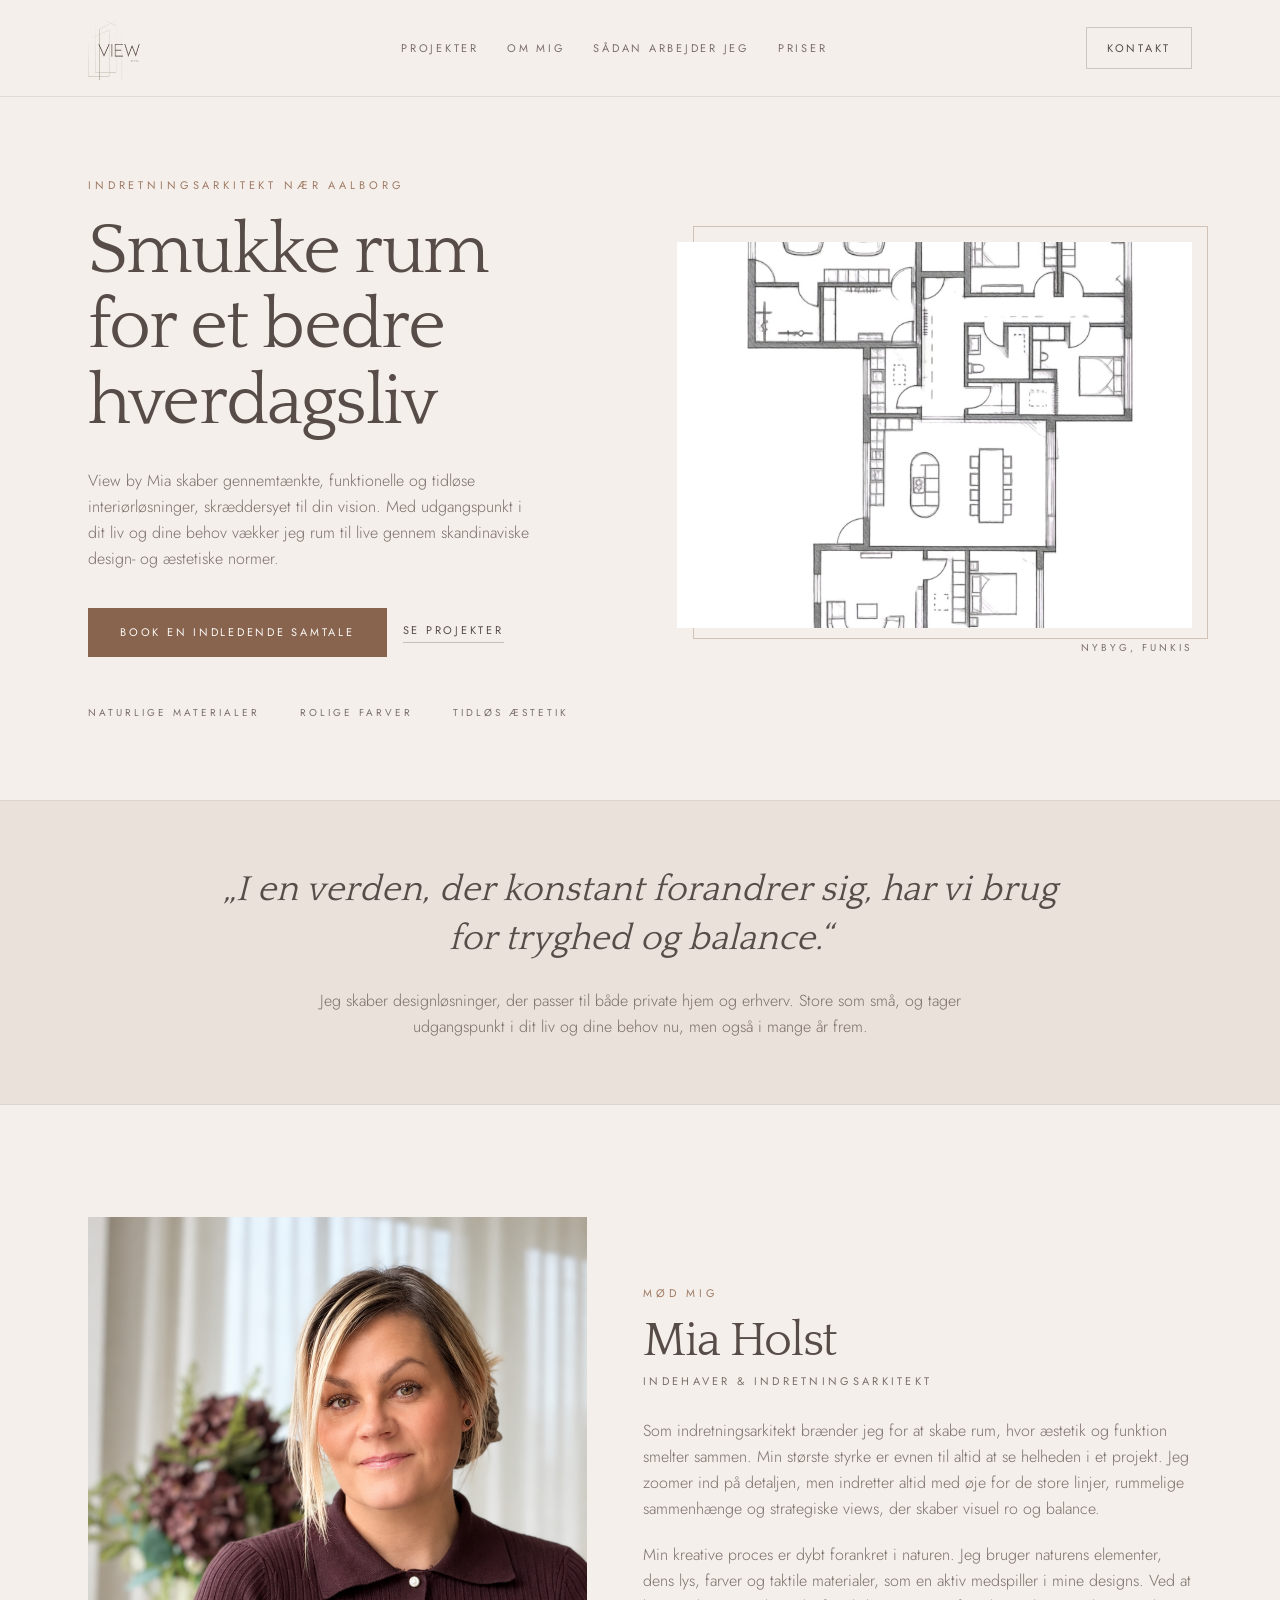
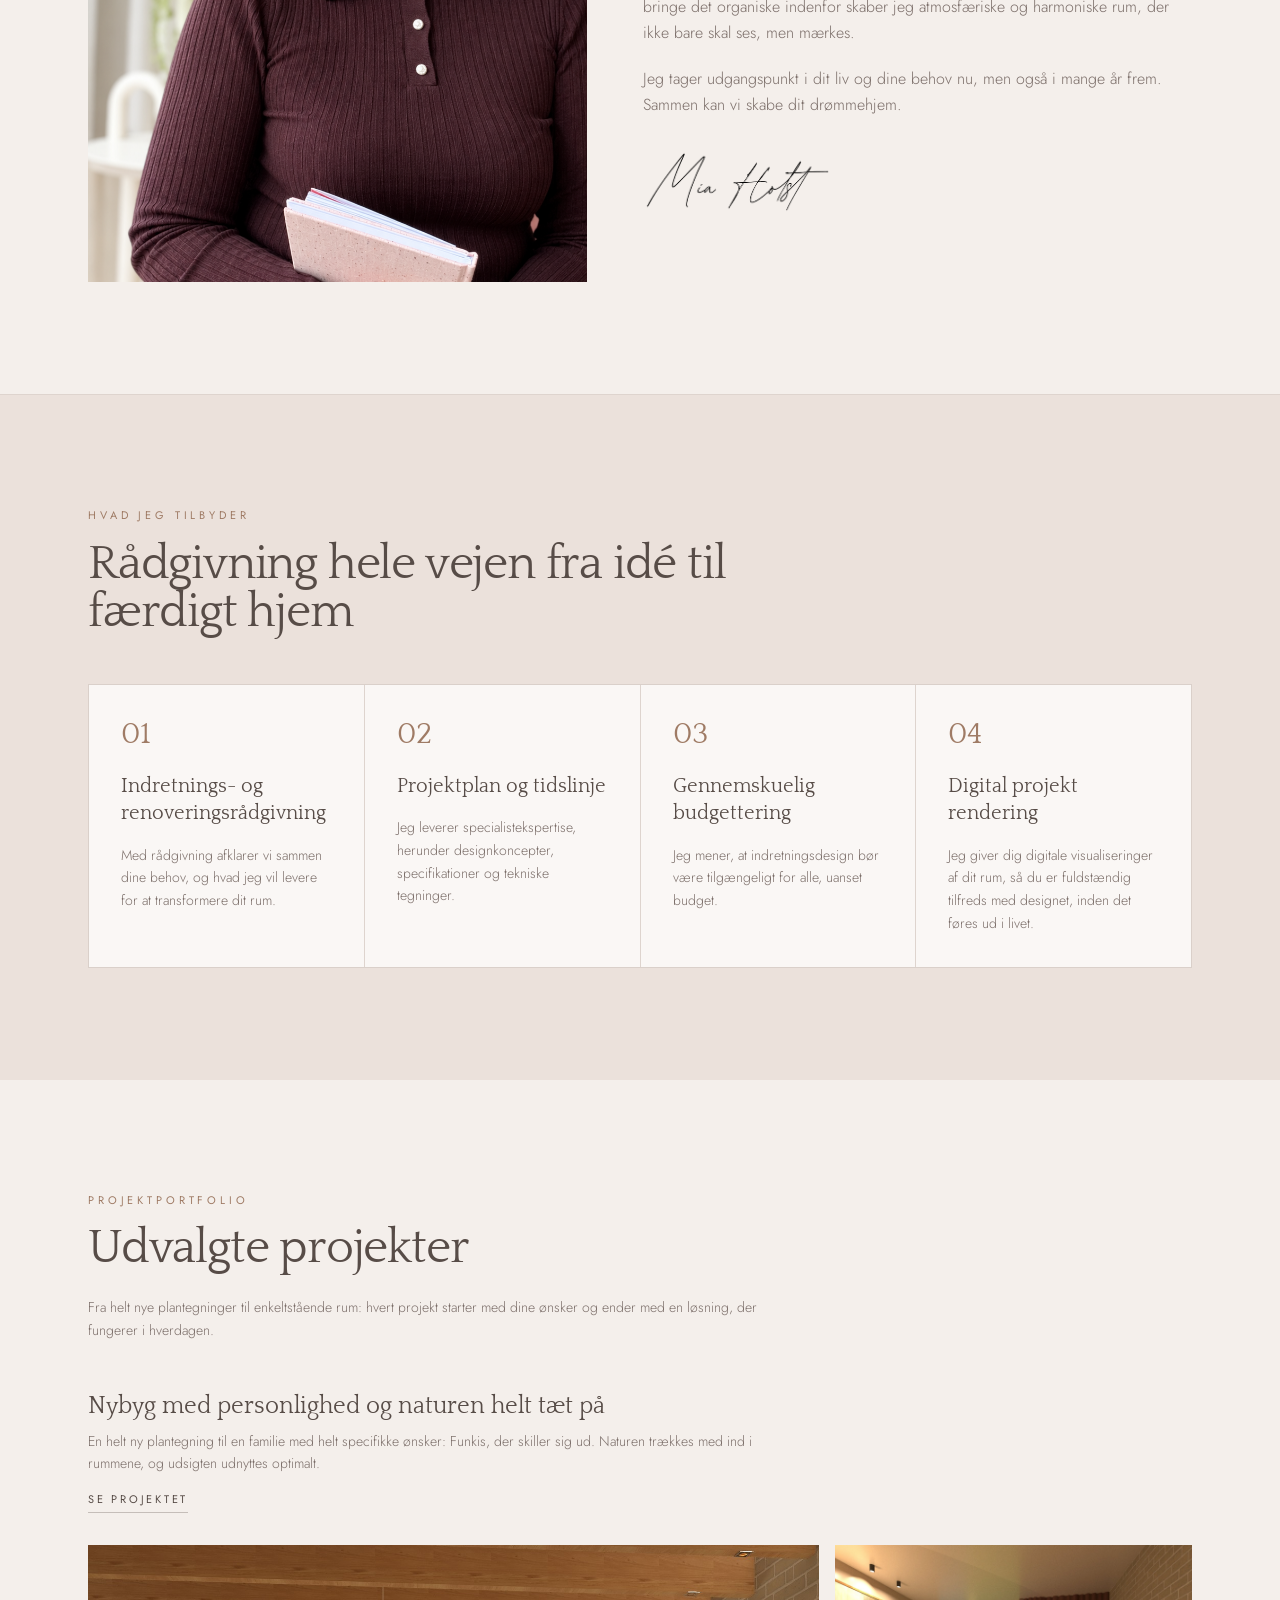
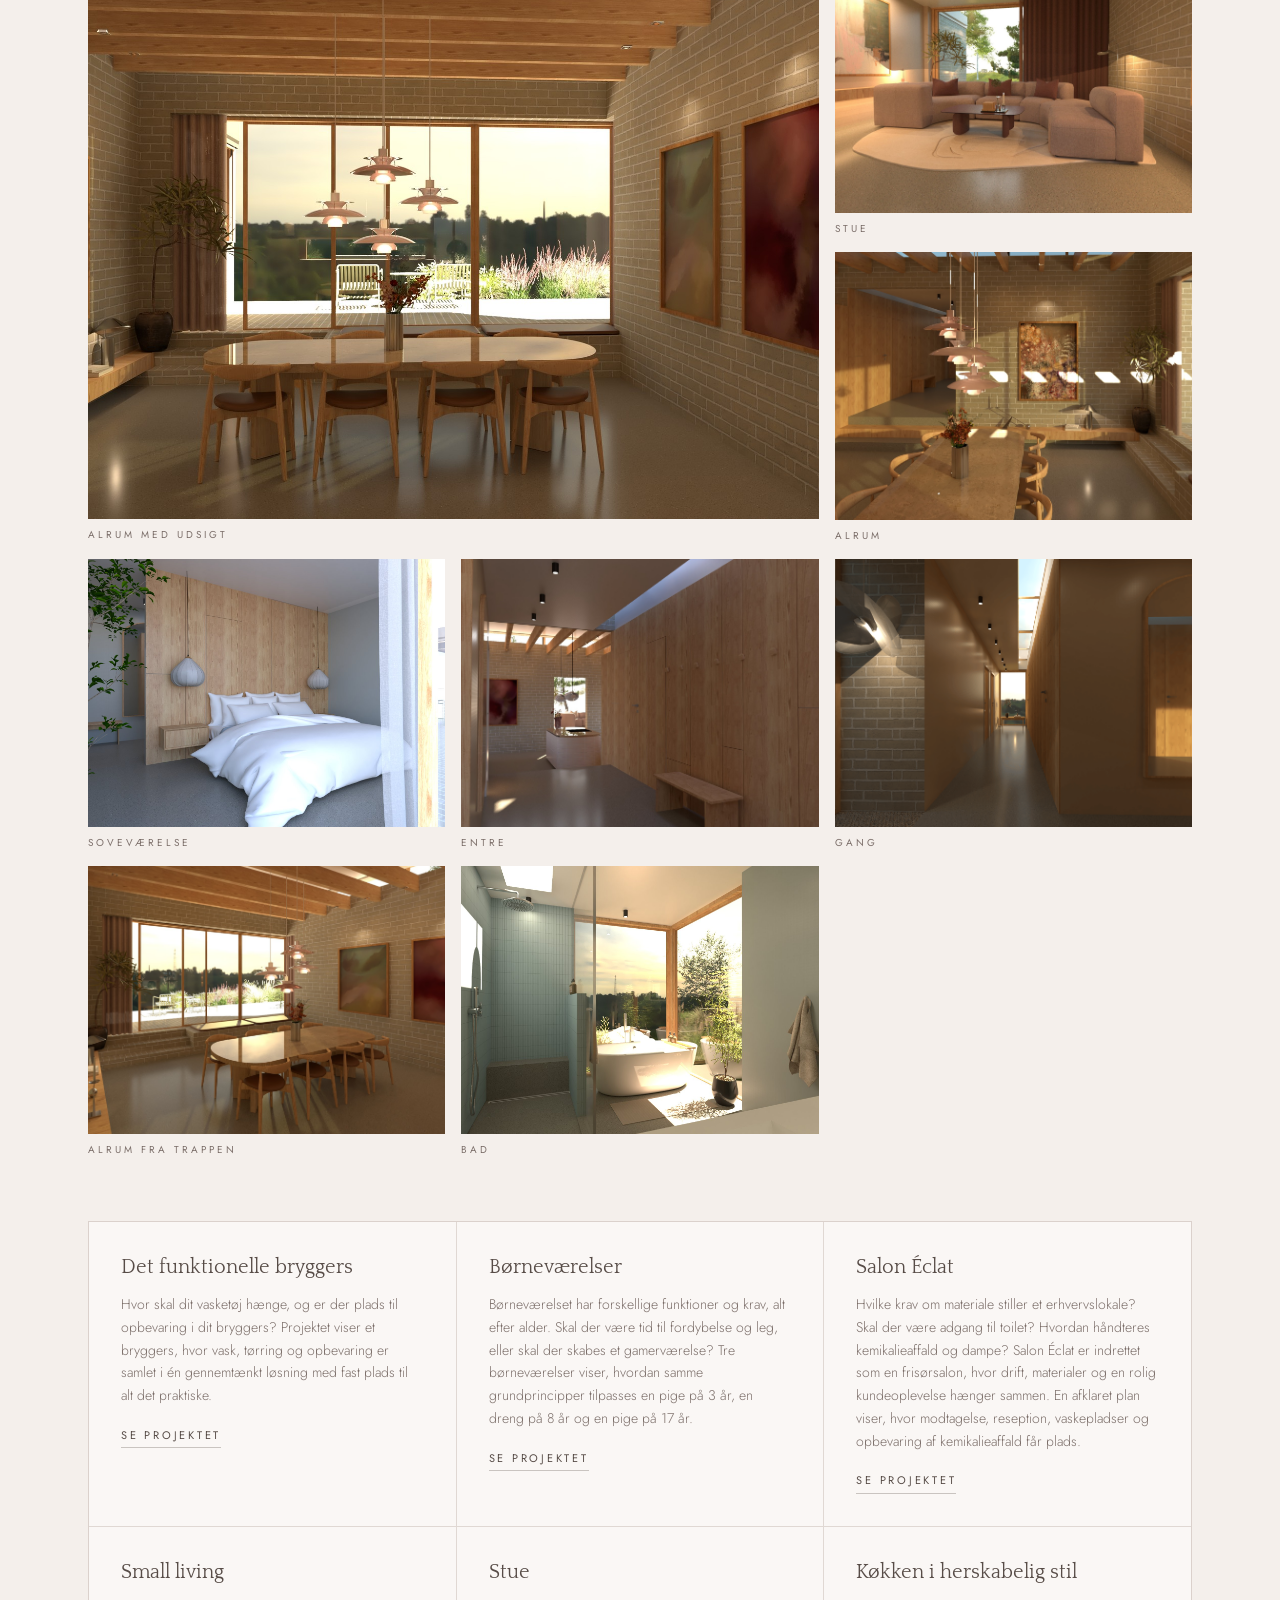
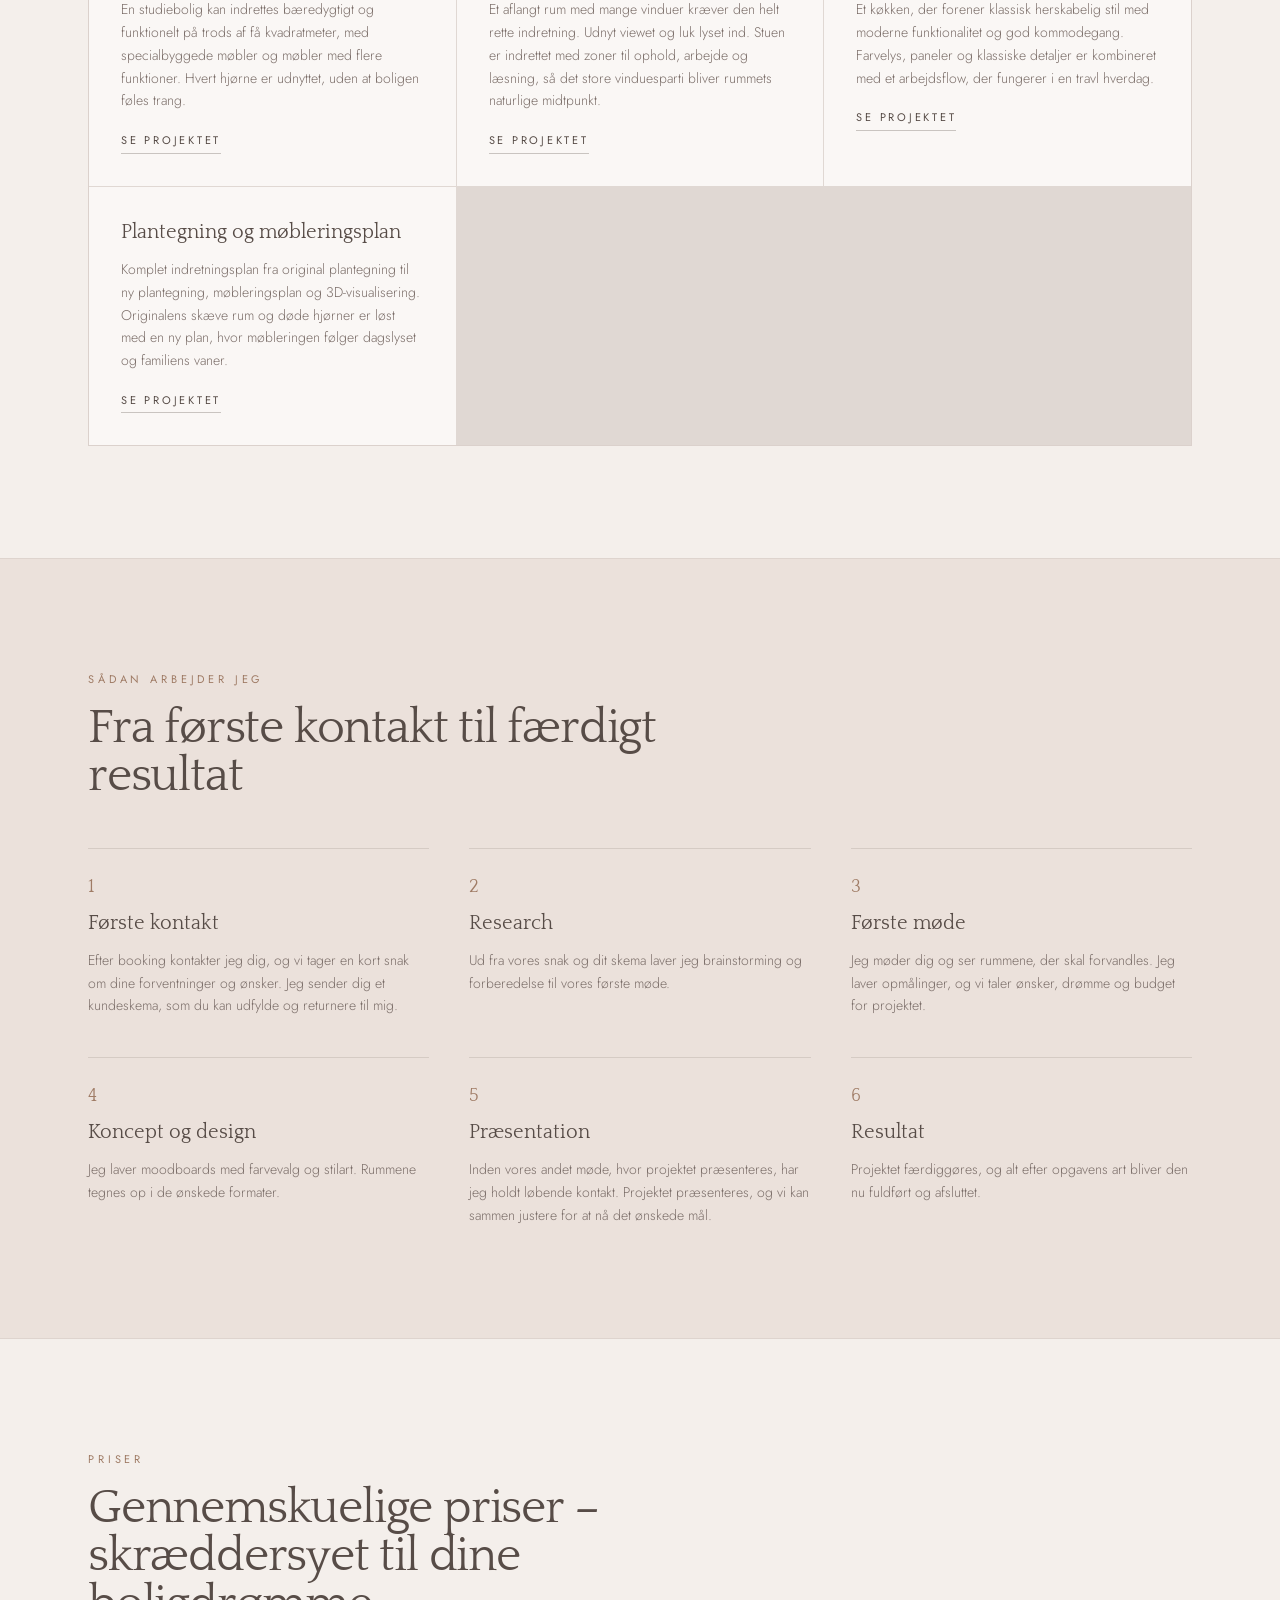
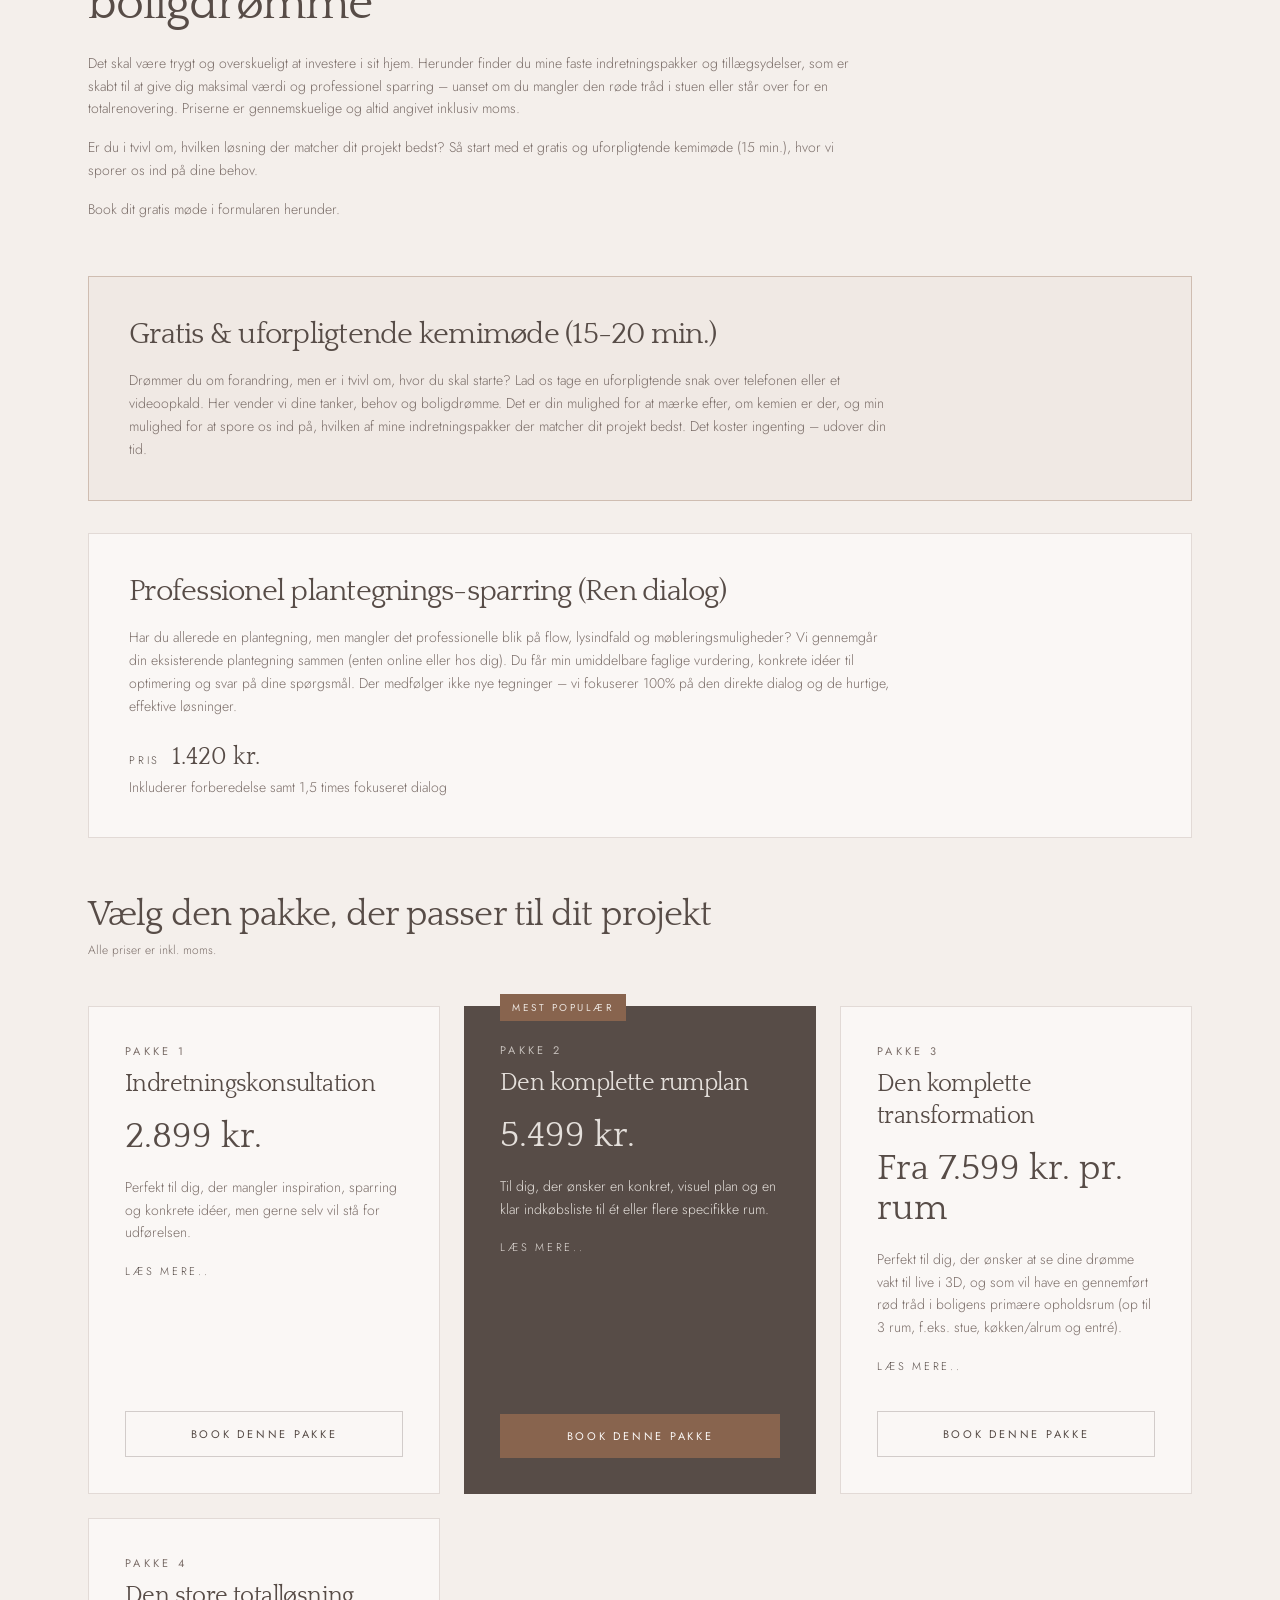
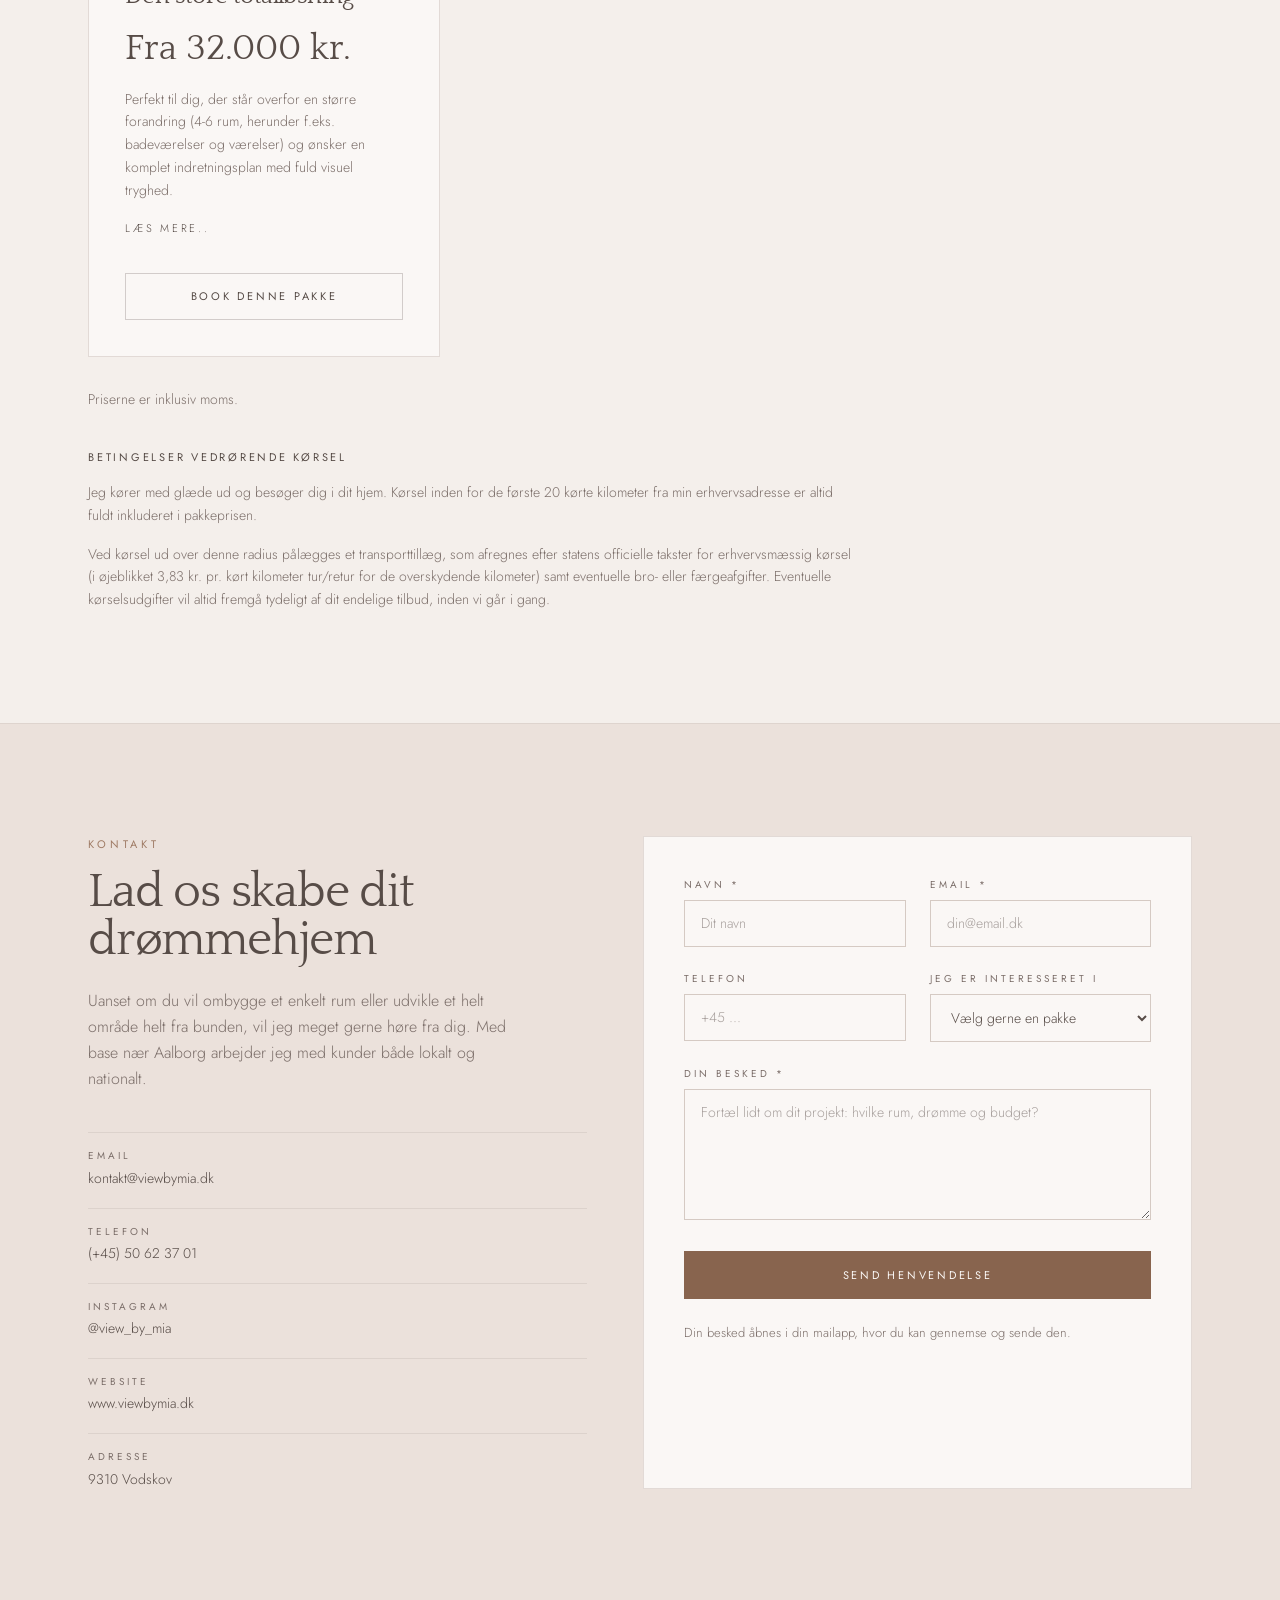
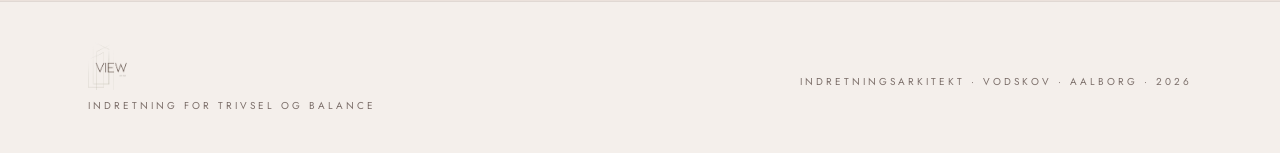
<file: index.html>
<!DOCTYPE html>
<html lang="en"><head>
			
			
    <meta charset="UTF-8">
    
    
    <meta name="viewport" content="width=device-width, initial-scale=1.0">
    <title>Website Rebuilder</title>
    <meta name="description" content="Quickly rebuild and redesign your existing website with ease.">
    <meta name="author" content="Atoms">

    <meta property="og:title" content="Website Rebuilder">
    <meta property="og:description" content="Quickly rebuild and redesign your existing website with ease.">
    <meta property="og:image" content="https://public-frontend-1300249583.cos.ap-nanjing.myqcloud.com/commonfile/defautl_logo_light.png">
    <meta property="og:type" content="website">

    <meta name="twitter:title" content="Website Rebuilder">
    <meta name="twitter:description" content="Quickly rebuild and redesign your existing website with ease.">
    <meta name="twitter:image" content="https://public-frontend-1300249583.cos.ap-nanjing.myqcloud.com/commonfile/defautl_logo_light.png">
    
    
    
    
    
    <link rel="stylesheet" href="assets/index-Bh8sebw5.css"><link rel="stylesheet" href="assets/original.css"><link rel="icon" href="assets/logo.png"><style>.mobile-nav[hidden]{display:none}.menu-toggle svg[hidden]{display:none}</style>
    
  </head>

  <body>
    <div id="root"><section aria-label="Notifications alt+T" tabindex="-1" aria-live="polite" aria-relevant="additions text" aria-atomic="false"></section><div class="site min-h-screen bg-background font-body text-foreground"><header class="site-header"><div class="header-inner"><a href="#top" aria-label="View by Mia — forsiden"><img src="assets/logo.png" alt="View by Mia" class="site-logo" loading="eager" decoding="sync"></a><nav class="desktop-nav" aria-label="Hovedmenu"><a href="#projekter">Projekter</a><a href="#om">Om mig</a><a href="#proces">Sådan arbejder jeg</a><a href="#priser">Priser</a></nav><div class="header-actions"><a class="contact-link" href="#kontakt">Kontakt</a><button class="menu-toggle" aria-label="Åbn menu" aria-expanded="false" aria-controls="mobile-nav"><svg xmlns="http://www.w3.org/2000/svg" width="22" height="22" viewBox="0 0 24 24" fill="none" stroke="currentColor" stroke-width="2" stroke-linecap="round" stroke-linejoin="round" class="lucide lucide-menu"><line x1="4" x2="20" y1="12" y2="12"></line><line x1="4" x2="20" y1="6" y2="6"></line><line x1="4" x2="20" y1="18" y2="18"></line></svg><svg xmlns="http://www.w3.org/2000/svg" width="22" height="22" viewBox="0 0 24 24" fill="none" stroke="currentColor" stroke-width="2" stroke-linecap="round" stroke-linejoin="round" class="lucide lucide-x" hidden><path d="M18 6 6 18"></path><path d="m6 6 12 12"></path></svg></button></div></div><nav id="mobile-nav" class="mobile-nav" aria-label="Mobilmenu" hidden><a href="#projekter">Projekter</a><a href="#om">Om mig</a><a href="#proces">Sådan arbejder jeg</a><a href="#priser">Priser</a></nav></header><main><section id="top" class="relative overflow-hidden"><div class="mx-auto grid max-w-6xl gap-12 px-6 pb-20 pt-14 md:pt-20 lg:grid-cols-[1.05fr_1fr] lg:items-center"><div><p class="text-[11px] uppercase tracking-[0.35em] text-clay">Indretningsarkitekt nær Aalborg</p><h1 class="mt-5 font-display text-5xl font-light leading-[1.05] tracking-tight sm:text-6xl lg:text-7xl">Smukke rum<br>for et bedre<br>hverdagsliv</h1><p class="mt-7 max-w-md text-base font-light leading-relaxed text-muted-foreground">View by Mia skaber gennemtænkte, funktionelle og tidløse interiørløsninger, skræddersyet til din vision. Med udgangspunkt i dit liv og dine behov vækker jeg rum til live gennem skandinaviske design- og æstetiske normer.</p><div class="mt-9 flex flex-wrap items-center gap-4"><a href="#kontakt" class="bg-primary px-8 py-4 text-[11px] uppercase tracking-[0.25em] text-primary-foreground transition-colors hover:bg-clay-deep">Book en indledende samtale</a><a href="#projekter" class="border-b border-foreground/30 pb-1 text-[11px] uppercase tracking-[0.25em] transition-colors hover:border-foreground">Se projekter</a></div><ul class="mt-12 flex flex-wrap gap-x-10 gap-y-3 text-[10px] uppercase tracking-[0.3em] text-muted-foreground"><li>Naturlige materialer</li><li>Rolige farver</li><li>Tidløs æstetik</li></ul></div><div class="relative"><div aria-hidden="true" class="absolute -right-4 -top-4 hidden h-full w-full border border-clay/40 lg:block"></div><img src="assets/xVmzu2w9RYPgXnFF8POqG.png" alt="Skitse af nybyg med personlighed og naturen helt tæt på" class="relative aspect-[4/3] w-full object-cover" loading="eager" decoding="sync"><p class="mt-3 text-right text-[10px] uppercase tracking-[0.3em] text-muted-foreground">Nybyg, funkis</p></div></div></section><section class="border-y border-border/70 bg-secondary"><div class="mx-auto max-w-4xl px-6 py-16 text-center"><p class="font-display text-3xl font-light italic leading-snug sm:text-4xl">„I en verden, der konstant forandrer sig, har vi brug for tryghed og balance.“</p><p class="mx-auto mt-6 max-w-2xl text-base font-light leading-relaxed text-muted-foreground">Jeg skaber designløsninger, der passer til både private hjem og erhverv. Store som små, og tager udgangspunkt i dit liv og dine behov nu, men også i mange år frem.</p></div></section><section id="om" class="py-20 md:py-28"><div class="mx-auto grid max-w-6xl gap-14 px-6 lg:grid-cols-[1fr_1.1fr] lg:items-center"><div class="relative order-2 lg:order-1"><img src="assets/sXfJaQuctwu9vqXL-3vZh.PNG" alt="Mia Holst, indretningsarkitekt og indehaver af View by Mia" class="aspect-[3/4] w-full object-cover" loading="eager" decoding="sync"></div><div class="order-1 lg:order-2"><p class="text-[11px] uppercase tracking-[0.35em] text-clay">Mød mig</p><h2 class="mt-4 font-display text-4xl font-light tracking-tight sm:text-5xl">Mia Holst</h2><p class="mt-2 text-[11px] uppercase tracking-[0.3em] text-muted-foreground">Indehaver &amp; indretningsarkitekt</p><div class="mt-7 space-y-5 text-base font-light leading-relaxed text-muted-foreground"><p>Som indretningsarkitekt brænder jeg for at skabe rum, hvor æstetik og funktion smelter sammen. Min største styrke er evnen til altid at se helheden i et projekt. Jeg zoomer ind på detaljen, men indretter altid med øje for de store linjer, rummelige sammenhænge og strategiske views, der skaber visuel ro og balance.</p><p>Min kreative proces er dybt forankret i naturen. Jeg bruger naturens elementer, dens lys, farver og taktile materialer, som en aktiv medspiller i mine designs. Ved at bringe det organiske indenfor skaber jeg atmosfæriske og harmoniske rum, der ikke bare skal ses, men mærkes.</p><p>Jeg tager udgangspunkt i dit liv og dine behov nu, men også i mange år frem. Sammen kan vi skabe dit drømmehjem.</p></div><img src="assets/p5-img3-aW16zZ7v.png" alt="Underskrift: Mia Holst" class="mt-8 h-16 w-auto" loading="eager" decoding="sync"></div></div></section><section class="border-t border-border/70 bg-secondary py-20 md:py-28"><div class="mx-auto max-w-6xl px-6"><p class="text-[11px] uppercase tracking-[0.35em] text-clay">Hvad jeg tilbyder</p><h2 class="mt-4 max-w-2xl font-display text-4xl font-light tracking-tight sm:text-5xl">Rådgivning hele vejen fra idé til færdigt hjem</h2><div class="mt-12 grid gap-px border border-border/70 bg-border/70 sm:grid-cols-2 lg:grid-cols-4"><article class="bg-card p-8"><p class="font-display text-3xl font-light text-clay">01</p><h3 class="mt-5 font-display text-xl font-medium leading-snug">Indretnings- og renoveringsrådgivning</h3><p class="mt-4 text-sm font-light leading-relaxed text-muted-foreground">Med rådgivning afklarer vi sammen dine behov, og hvad jeg vil levere for at transformere dit rum.</p></article><article class="bg-card p-8"><p class="font-display text-3xl font-light text-clay">02</p><h3 class="mt-5 font-display text-xl font-medium leading-snug">Projektplan og tidslinje</h3><p class="mt-4 text-sm font-light leading-relaxed text-muted-foreground">Jeg leverer specialistekspertise, herunder designkoncepter, specifikationer og tekniske tegninger.</p></article><article class="bg-card p-8"><p class="font-display text-3xl font-light text-clay">03</p><h3 class="mt-5 font-display text-xl font-medium leading-snug">Gennemskuelig budgettering</h3><p class="mt-4 text-sm font-light leading-relaxed text-muted-foreground">Jeg mener, at indretningsdesign bør være tilgængeligt for alle, uanset budget.</p></article><article class="bg-card p-8"><p class="font-display text-3xl font-light text-clay">04</p><h3 class="mt-5 font-display text-xl font-medium leading-snug">Digital projekt rendering</h3><p class="mt-4 text-sm font-light leading-relaxed text-muted-foreground">Jeg giver dig digitale visualiseringer af dit rum, så du er fuldstændig tilfreds med designet, inden det føres ud i livet.</p></article></div></div></section><section id="projekter" class="py-20 md:py-28"><div class="mx-auto max-w-6xl px-6"><p class="text-[11px] uppercase tracking-[0.35em] text-clay">Projektportfolio</p><div class="mt-4"><h2 class="max-w-xl font-display text-4xl font-light tracking-tight sm:text-5xl">Udvalgte projekter</h2><p class="mt-6 max-w-2xl text-sm font-light leading-relaxed text-muted-foreground">Fra helt nye plantegninger til enkeltstående rum: hvert projekt starter med dine ønsker og ender med en løsning, der fungerer i hverdagen.</p></div><div class="mt-12"><h3 class="font-display text-2xl font-medium"><a class="transition-colors hover:text-clay hover:underline" href="projekter/70er-huset/">Nybyg med personlighed og naturen helt tæt på</a></h3><p class="mt-2 max-w-2xl text-sm font-light leading-relaxed text-muted-foreground">En helt ny plantegning til en familie med helt specifikke ønsker: Funkis, der skiller sig ud. Naturen trækkes med ind i rummene, og udsigten udnyttes optimalt.</p><a class="mt-4 inline-block border-b border-foreground/30 pb-1 text-[11px] uppercase tracking-[0.25em] transition-colors hover:border-foreground" href="projekter/70er-huset/">Se projektet</a><div class="mt-8 grid gap-4 sm:grid-cols-2 lg:grid-cols-3"><figure class="sm:col-span-2 lg:col-span-2 lg:row-span-2"><img src="assets/pafxwWv3bn1gXvmheKTIx.jpg" alt="Alrum med udsigt" loading="eager" class="aspect-[4/3] h-full w-full object-cover lg:aspect-auto" decoding="sync"><figcaption class="mt-2 text-[10px] uppercase tracking-[0.3em] text-muted-foreground">Alrum med udsigt</figcaption></figure><figure class=""><img src="assets/gBOXC4CMmvfnqQuGaYtl-.jpg" alt="Stue" loading="eager" class="aspect-[4/3] w-full object-cover" decoding="sync"><figcaption class="mt-2 text-[10px] uppercase tracking-[0.3em] text-muted-foreground">Stue</figcaption></figure><figure class=""><img src="assets/Eznf6TQxC_aN9t3bjSRD8.jpg" alt="Alrum" loading="eager" class="aspect-[4/3] w-full object-cover" decoding="sync"><figcaption class="mt-2 text-[10px] uppercase tracking-[0.3em] text-muted-foreground">Alrum</figcaption></figure><figure class=""><img src="assets/ER2jcYzWdzjGNykwFqoVJ.jpg" alt="Soveværelse" loading="eager" class="aspect-[4/3] w-full object-cover" decoding="sync"><figcaption class="mt-2 text-[10px] uppercase tracking-[0.3em] text-muted-foreground">Soveværelse</figcaption></figure><figure class=""><img src="assets/DgDJ8FF8384YMSSg_Ol-S.jpg" alt="Entre" loading="eager" class="aspect-[4/3] w-full object-cover" decoding="sync"><figcaption class="mt-2 text-[10px] uppercase tracking-[0.3em] text-muted-foreground">Entre</figcaption></figure><figure class=""><img src="assets/JCQmG_eFZWTnnj9gMM_f9.png" alt="Gang" loading="eager" class="aspect-[4/3] w-full object-cover" decoding="sync"><figcaption class="mt-2 text-[10px] uppercase tracking-[0.3em] text-muted-foreground">Gang</figcaption></figure><figure class=""><img src="assets/WyAXfCO_VU7JICn8MTOHX.jpg" alt="Alrum fra trappen" loading="eager" class="aspect-[4/3] w-full object-cover" decoding="sync"><figcaption class="mt-2 text-[10px] uppercase tracking-[0.3em] text-muted-foreground">Alrum fra trappen</figcaption></figure><figure class=""><img src="assets/nTqJDRW2h0lQVNrWzX-cs.jpg" alt="Bad" loading="eager" class="aspect-[4/3] w-full object-cover" decoding="sync"><figcaption class="mt-2 text-[10px] uppercase tracking-[0.3em] text-muted-foreground">Bad</figcaption></figure></div></div><div class="mt-16 grid gap-px border border-border/70 bg-border/70 sm:grid-cols-2 lg:grid-cols-3"><a class="group bg-card p-8 transition-colors hover:bg-secondary" href="projekter/bryggers/"><h3 class="font-display text-xl font-medium leading-snug group-hover:underline">Det funktionelle bryggers</h3><p class="mt-3 text-sm font-light leading-relaxed text-muted-foreground">Hvor skal dit vasketøj hænge, og er der plads til opbevaring i dit bryggers? Projektet viser et bryggers, hvor vask, tørring og opbevaring er samlet i én gennemtænkt løsning med fast plads til alt det praktiske.</p><span class="mt-5 inline-block border-b border-foreground/30 pb-1 text-[11px] uppercase tracking-[0.25em] transition-colors group-hover:border-foreground">Se projektet</span></a><a class="group bg-card p-8 transition-colors hover:bg-secondary" href="projekter/boernevaerelser/"><h3 class="font-display text-xl font-medium leading-snug group-hover:underline">Børneværelser</h3><p class="mt-3 text-sm font-light leading-relaxed text-muted-foreground">Børneværelset har forskellige funktioner og krav, alt efter alder. Skal der være tid til fordybelse og leg, eller skal der skabes et gamerværelse? Tre børneværelser viser, hvordan samme grundprincipper tilpasses en pige på 3 år, en dreng på 8 år og en pige på 17 år.</p><span class="mt-5 inline-block border-b border-foreground/30 pb-1 text-[11px] uppercase tracking-[0.25em] transition-colors group-hover:border-foreground">Se projektet</span></a><a class="group bg-card p-8 transition-colors hover:bg-secondary" href="projekter/salon-eclat/"><h3 class="font-display text-xl font-medium leading-snug group-hover:underline">Salon Éclat</h3><p class="mt-3 text-sm font-light leading-relaxed text-muted-foreground">Hvilke krav om materiale stiller et erhvervslokale? Skal der være adgang til toilet? Hvordan håndteres kemikalieaffald og dampe? Salon Éclat er indrettet som en frisørsalon, hvor drift, materialer og en rolig kundeoplevelse hænger sammen. En afklaret plan viser, hvor modtagelse, reseption, vaskepladser og opbevaring af kemikalieaffald får plads.</p><span class="mt-5 inline-block border-b border-foreground/30 pb-1 text-[11px] uppercase tracking-[0.25em] transition-colors group-hover:border-foreground">Se projektet</span></a><a class="group bg-card p-8 transition-colors hover:bg-secondary" href="projekter/small-living/"><h3 class="font-display text-xl font-medium leading-snug group-hover:underline">Small living</h3><p class="mt-3 text-sm font-light leading-relaxed text-muted-foreground">En studiebolig kan indrettes bæredygtigt og funktionelt på trods af få kvadratmeter, med specialbyggede møbler og møbler med flere funktioner. Hvert hjørne er udnyttet, uden at boligen føles trang.</p><span class="mt-5 inline-block border-b border-foreground/30 pb-1 text-[11px] uppercase tracking-[0.25em] transition-colors group-hover:border-foreground">Se projektet</span></a><a class="group bg-card p-8 transition-colors hover:bg-secondary" href="projekter/stue/"><h3 class="font-display text-xl font-medium leading-snug group-hover:underline">Stue</h3><p class="mt-3 text-sm font-light leading-relaxed text-muted-foreground">Et aflangt rum med mange vinduer kræver den helt rette indretning. Udnyt viewet og luk lyset ind. Stuen er indrettet med zoner til ophold, arbejde og læsning, så det store vinduesparti bliver rummets naturlige midtpunkt.</p><span class="mt-5 inline-block border-b border-foreground/30 pb-1 text-[11px] uppercase tracking-[0.25em] transition-colors group-hover:border-foreground">Se projektet</span></a><a class="group bg-card p-8 transition-colors hover:bg-secondary" href="projekter/koekken/"><h3 class="font-display text-xl font-medium leading-snug group-hover:underline">Køkken i herskabelig stil</h3><p class="mt-3 text-sm font-light leading-relaxed text-muted-foreground">Et køkken, der forener klassisk herskabelig stil med moderne funktionalitet og god kommodegang. Farvelys, paneler og klassiske detaljer er kombineret med et arbejdsflow, der fungerer i en travl hverdag.</p><span class="mt-5 inline-block border-b border-foreground/30 pb-1 text-[11px] uppercase tracking-[0.25em] transition-colors group-hover:border-foreground">Se projektet</span></a><a class="group bg-card p-8 transition-colors hover:bg-secondary" href="projekter/plantegninger/"><h3 class="font-display text-xl font-medium leading-snug group-hover:underline">Plantegning og møbleringsplan</h3><p class="mt-3 text-sm font-light leading-relaxed text-muted-foreground">Komplet indretningsplan fra original plantegning til ny plantegning, møbleringsplan og 3D-visualisering. Originalens skæve rum og døde hjørner er løst med en ny plan, hvor møbleringen følger dagslyset og familiens vaner.</p><span class="mt-5 inline-block border-b border-foreground/30 pb-1 text-[11px] uppercase tracking-[0.25em] transition-colors group-hover:border-foreground">Se projektet</span></a></div></div></section><section id="proces" class="border-y border-border/70 bg-secondary py-20 md:py-28"><div class="mx-auto max-w-6xl px-6"><p class="text-[11px] uppercase tracking-[0.35em] text-clay">Sådan arbejder jeg</p><h2 class="mt-4 max-w-2xl font-display text-4xl font-light tracking-tight sm:text-5xl">Fra første kontakt til færdigt resultat</h2><ol class="mt-12 grid gap-x-10 gap-y-10 sm:grid-cols-2 lg:grid-cols-3"><li class="border-t border-foreground/15 pt-6"><p class="font-display text-lg text-clay">1</p><h3 class="mt-2 font-display text-xl font-medium">Første kontakt</h3><p class="mt-3 text-sm font-light leading-relaxed text-muted-foreground">Efter booking kontakter jeg dig, og vi tager en kort snak om dine forventninger og ønsker. Jeg sender dig et kundeskema, som du kan udfylde og returnere til mig.</p></li><li class="border-t border-foreground/15 pt-6"><p class="font-display text-lg text-clay">2</p><h3 class="mt-2 font-display text-xl font-medium">Research</h3><p class="mt-3 text-sm font-light leading-relaxed text-muted-foreground">Ud fra vores snak og dit skema laver jeg brainstorming og forberedelse til vores første møde.</p></li><li class="border-t border-foreground/15 pt-6"><p class="font-display text-lg text-clay">3</p><h3 class="mt-2 font-display text-xl font-medium">Første møde</h3><p class="mt-3 text-sm font-light leading-relaxed text-muted-foreground">Jeg møder dig og ser rummene, der skal forvandles. Jeg laver opmålinger, og vi taler ønsker, drømme og budget for projektet.</p></li><li class="border-t border-foreground/15 pt-6"><p class="font-display text-lg text-clay">4</p><h3 class="mt-2 font-display text-xl font-medium">Koncept og design</h3><p class="mt-3 text-sm font-light leading-relaxed text-muted-foreground">Jeg laver moodboards med farvevalg og stilart. Rummene tegnes op i de ønskede formater.</p></li><li class="border-t border-foreground/15 pt-6"><p class="font-display text-lg text-clay">5</p><h3 class="mt-2 font-display text-xl font-medium">Præsentation</h3><p class="mt-3 text-sm font-light leading-relaxed text-muted-foreground">Inden vores andet møde, hvor projektet præsenteres, har jeg holdt løbende kontakt. Projektet præsenteres, og vi kan sammen justere for at nå det ønskede mål.</p></li><li class="border-t border-foreground/15 pt-6"><p class="font-display text-lg text-clay">6</p><h3 class="mt-2 font-display text-xl font-medium">Resultat</h3><p class="mt-3 text-sm font-light leading-relaxed text-muted-foreground">Projektet færdiggøres, og alt efter opgavens art bliver den nu fuldført og afsluttet.</p></li></ol></div></section><section id="priser" class="py-20 md:py-28"><div class="mx-auto max-w-6xl px-6"><p class="text-[11px] uppercase tracking-[0.35em] text-clay">Priser</p><h2 class="mt-4 max-w-2xl font-display text-4xl font-light tracking-tight sm:text-5xl">Gennemskuelige priser – skræddersyet til dine boligdrømme</h2><div class="mt-6 max-w-3xl space-y-4 text-sm font-light leading-relaxed text-muted-foreground"><p>Det skal være trygt og overskueligt at investere i sit hjem. Herunder finder du mine faste indretningspakker og tillægsydelser, som er skabt til at give dig maksimal værdi og professionel sparring – uanset om du mangler den røde tråd i stuen eller står over for en totalrenovering. Priserne er gennemskuelige og altid angivet inklusiv moms.</p><p>Er du i tvivl om, hvilken løsning der matcher dit projekt bedst? Så start med et gratis og uforpligtende kemimøde (15 min.), hvor vi sporer os ind på dine behov.</p><p>Book dit gratis møde i formularen herunder.</p></div><aside class="mt-14 border border-primary/40 bg-primary/5 p-8 sm:p-10"><h3 class="font-display text-2xl font-light tracking-tight sm:text-3xl">Gratis &amp; uforpligtende kemimøde (15-20 min.)</h3><p class="mt-4 max-w-3xl text-sm font-light leading-relaxed text-muted-foreground">Drømmer du om forandring, men er i tvivl om, hvor du skal starte? Lad os tage en uforpligtende snak over telefonen eller et videoopkald. Her vender vi dine tanker, behov og boligdrømme. Det er din mulighed for at mærke efter, om kemien er der, og min mulighed for at spore os ind på, hvilken af mine indretningspakker der matcher dit projekt bedst. Det koster ingenting – udover din tid.</p></aside><aside class="mt-8 border border-border/70 bg-card p-8 sm:p-10"><h3 class="font-display text-2xl font-light tracking-tight sm:text-3xl">Professionel plantegnings-sparring (Ren dialog)</h3><p class="mt-4 max-w-3xl text-sm font-light leading-relaxed text-muted-foreground">Har du allerede en plantegning, men mangler det professionelle blik på flow, lysindfald og møbleringsmuligheder? Vi gennemgår din eksisterende plantegning sammen (enten online eller hos dig). Du får min umiddelbare faglige vurdering, konkrete idéer til optimering og svar på dine spørgsmål. Der medfølger ikke nye tegninger – vi fokuserer 100% på den direkte dialog og de hurtige, effektive løsninger.</p><p class="mt-6 text-sm font-light text-muted-foreground"><span class="text-[11px] uppercase tracking-[0.25em] text-foreground">Pris</span><span class="ml-3 font-display text-2xl font-light text-foreground">1.420 kr.</span><span class="block pt-1">Inkluderer forberedelse samt 1,5 times fokuseret dialog</span></p></aside><h3 class="mt-14 max-w-2xl font-display text-3xl font-light tracking-tight sm:text-4xl">Vælg den pakke, der passer til dit projekt</h3><p class="mt-2 text-xs font-light text-muted-foreground">Alle priser er inkl. moms.</p><div class="mt-12 grid gap-6 lg:grid-cols-3"><article class="flex flex-col border border-border/70 bg-card p-9"><h3 class="text-[11px] uppercase tracking-[0.3em] text-muted-foreground">Pakke 1</h3><p class="mt-2 font-display text-xl font-light tracking-tight sm:text-2xl text-foreground">Indretningskonsultation</p><p class="mt-4 font-display text-4xl font-light">2.899 kr.</p><p class="mt-5 text-sm font-light leading-relaxed text-muted-foreground">Perfekt til dig, der mangler inspiration, sparring og konkrete idéer, men gerne selv vil stå for udførelsen.</p><details class="mt-5 flex-1 text-sm font-light"><summary class="cursor-pointer list-none text-[11px] uppercase tracking-[0.25em] text-foreground underline-offset-4 hover:underline [&amp;::-webkit-details-marker]:hidden">Læs mere..</summary><p class="mt-5 text-[11px] uppercase tracking-[0.25em] text-foreground">Det får du</p><ul class="mt-4 space-y-3"><li class="flex items-start gap-3 leading-relaxed text-muted-foreground"><span aria-hidden="true" class="mt-2 h-px w-4 shrink-0 bg-current"></span>90 minutters hjemmebesøg (eller onlinemøde), hvor vi gennemgår dine rum, funktionelle udfordringer og dine stilønsker.</li><li class="flex items-start gap-3 leading-relaxed text-muted-foreground"><span aria-hidden="true" class="mt-2 h-px w-4 shrink-0 bg-current"></span>Møblering og placering af dine eksisterende møbler</li><li class="flex items-start gap-3 leading-relaxed text-muted-foreground"><span aria-hidden="true" class="mt-2 h-px w-4 shrink-0 bg-current"></span>Farver og materialer</li><li class="flex items-start gap-3 leading-relaxed text-muted-foreground"><span aria-hidden="true" class="mt-2 h-px w-4 shrink-0 bg-current"></span>Belysning</li><li class="flex items-start gap-3 leading-relaxed text-muted-foreground"><span aria-hidden="true" class="mt-2 h-px w-4 shrink-0 bg-current"></span>Styling og sammenhæng i indretningen</li><li class="flex items-start gap-3 leading-relaxed text-muted-foreground"><span aria-hidden="true" class="mt-2 h-px w-4 shrink-0 bg-current"></span>Hvad du med fordel kan beholde, flytte eller ændre</li><li class="flex items-start gap-3 leading-relaxed text-muted-foreground"><span aria-hidden="true" class="mt-2 h-px w-4 shrink-0 bg-current"></span>Idéer og inspiration til møbler, interiør og løsninger, der kan passe ind i din indretning</li><li class="flex items-start gap-3 leading-relaxed text-muted-foreground"><span aria-hidden="true" class="mt-2 h-px w-4 shrink-0 bg-current"></span>Hvordan rummene kan udnyttes bedre – både funktionelt og æstetisk</li></ul><p class="mt-7 text-[11px] uppercase tracking-[0.25em] text-foreground">Hvad kan du forvente</p><div class="mt-4 space-y-4"><p class="leading-relaxed text-muted-foreground">Vi har 90 minutter sammen og vil typisk kunne nå at gå i dybden med op til 3 rum. Hvor meget vi når, afhænger af rummene, de udfordringer, du ønsker hjælp til, og de spørgsmål du har.</p><p class="leading-relaxed text-muted-foreground">Jeg tager udgangspunkt i din eksisterende indretning og ser på, hvilke små eller større ændringer, der kan gøre en forskel. Undervejs får du mine konkrete råd, idéer og anbefalinger, og du har selvfølgelig mulighed for at stille spørgsmål.</p><p class="leading-relaxed text-muted-foreground">Du er velkommen til at tage noter, så du efterfølgende kan vende tilbage til mine råd og anbefalinger.</p></div><p class="mt-7 text-[11px] uppercase tracking-[0.25em] text-foreground">Forberedelse</p><p class="mt-4 leading-relaxed text-muted-foreground">Inden vores møde, sender du plantegning af boligen og gerne billeder af de rum, du ønsker hjælp til. Du må også meget gerne kort beskrive, hvad du især mangler hjælp til. På den måde kan jeg forberede mig og bruge vores tid sammen bedst muligt.</p></details><a href="#kontakt" class="mt-9 inline-block px-6 py-3.5 text-center text-[11px] uppercase tracking-[0.25em] transition-colors border border-foreground/25 hover:border-foreground hover:bg-foreground hover:text-background">Book denne pakke</a></article><article class="relative flex flex-col bg-foreground p-9 text-background"><p class="absolute -top-3 left-9 bg-primary px-3 py-1.5 text-[10px] uppercase tracking-[0.25em] text-primary-foreground">Mest populær</p><h3 class="text-[11px] uppercase tracking-[0.3em] text-background/70">Pakke 2</h3><p class="mt-2 font-display text-xl font-light tracking-tight sm:text-2xl text-background">Den komplette rumplan</p><p class="mt-4 font-display text-4xl font-light">5.499 kr.</p><p class="mt-5 text-sm font-light leading-relaxed text-muted-foreground">Til dig, der ønsker en konkret, visuel plan og en klar indkøbsliste til ét eller flere specifikke rum.</p><details class="mt-5 flex-1 text-sm font-light"><summary class="cursor-pointer list-none text-[11px] uppercase tracking-[0.25em] text-foreground underline-offset-4 hover:underline [&amp;::-webkit-details-marker]:hidden">Læs mere..</summary><p class="mt-5 text-[11px] uppercase tracking-[0.25em] text-foreground">Det får du</p><ul class="mt-4 space-y-3"><li class="flex items-start gap-3 leading-relaxed text-background/85"><span aria-hidden="true" class="mt-2 h-px w-4 shrink-0 bg-current"></span>Alt fra Pakke 1 (opstartsmøde og behovsafklaring)</li><li class="flex items-start gap-3 leading-relaxed text-background/85"><span aria-hidden="true" class="mt-2 h-px w-4 shrink-0 bg-current"></span>Målsat 2D-indretningstegning (grundplan), der viser den optimale placering af møbler</li><li class="flex items-start gap-3 leading-relaxed text-background/85"><span aria-hidden="true" class="mt-2 h-px w-4 shrink-0 bg-current"></span>Personligt moodboard med farvepalette og materialevalg</li><li class="flex items-start gap-3 leading-relaxed text-background/85"><span aria-hidden="true" class="mt-2 h-px w-4 shrink-0 bg-current"></span>En konkret prisliste til møbler, belysning og interiør, der passer til dit budget</li></ul><p class="mt-7 text-[11px] uppercase tracking-[0.25em] text-foreground">Forberedelse</p><p class="mt-4 leading-relaxed text-muted-foreground">Inden vores møde, sender du plantegning af boligen og gerne billeder af de rum, du ønsker hjælp til. Du må også meget gerne kort beskrive, hvad du især mangler hjælp til. På den måde kan jeg forberede mig og bruge vores tid sammen bedst muligt.</p><p class="mt-7 text-[11px] uppercase tracking-[0.25em] text-foreground">Efter besøget</p><p class="mt-4 leading-relaxed text-muted-foreground">Efter besøget arbejder jeg videre med indretningen, og du modtager (efter aftalt tid) din skriftlige indretningsgennemgang.</p></details><a href="#kontakt" class="mt-9 inline-block px-6 py-3.5 text-center text-[11px] uppercase tracking-[0.25em] transition-colors bg-primary text-primary-foreground hover:bg-clay-deep">Book denne pakke</a></article><article class="flex flex-col border border-border/70 bg-card p-9"><h3 class="text-[11px] uppercase tracking-[0.3em] text-muted-foreground">Pakke 3</h3><p class="mt-2 font-display text-xl font-light tracking-tight sm:text-2xl text-foreground">Den komplette transformation</p><p class="mt-4 font-display text-4xl font-light">Fra 7.599 kr. pr. rum</p><p class="mt-5 text-sm font-light leading-relaxed text-muted-foreground">Perfekt til dig, der ønsker at se dine drømme vakt til live i 3D, og som vil have en gennemført rød tråd i boligens primære opholdsrum (op til 3 rum, f.eks. stue, køkken/alrum og entré).</p><details class="mt-5 flex-1 text-sm font-light"><summary class="cursor-pointer list-none text-[11px] uppercase tracking-[0.25em] text-foreground underline-offset-4 hover:underline [&amp;::-webkit-details-marker]:hidden">Læs mere..</summary><p class="mt-5 text-[11px] uppercase tracking-[0.25em] text-foreground">Det får du</p><ul class="mt-4 space-y-3"><li class="flex items-start gap-3 leading-relaxed text-muted-foreground"><span aria-hidden="true" class="mt-2 h-px w-4 shrink-0 bg-current"></span>Alt fra Pakke 2 (opstartsmøde, 2D-indretningstegning, moodboard og indkøbsliste til alle rummene)</li><li class="flex items-start gap-3 leading-relaxed text-muted-foreground"><span aria-hidden="true" class="mt-2 h-px w-4 shrink-0 bg-current"></span>Detaljeret 3D-visualisering (rendering) af de valgte rum, så du kan opleve stemningen, lyset og rumfornemmelsen før de fysiske ændringer sker (rendering fra max 3 vinkler pr. rum)</li></ul><p class="mt-7 font-light text-foreground">Pris: 19.500 kr. inkl. moms (eller 7.599 kr. pr. rum)</p></details><a href="#kontakt" class="mt-9 inline-block px-6 py-3.5 text-center text-[11px] uppercase tracking-[0.25em] transition-colors border border-foreground/25 hover:border-foreground hover:bg-foreground hover:text-background">Book denne pakke</a></article><article class="flex flex-col border border-border/70 bg-card p-9"><h3 class="text-[11px] uppercase tracking-[0.3em] text-muted-foreground">Pakke 4</h3><p class="mt-2 font-display text-xl font-light tracking-tight sm:text-2xl text-foreground">Den store totalløsning</p><p class="mt-4 font-display text-4xl font-light">Fra 32.000 kr.</p><p class="mt-5 text-sm font-light leading-relaxed text-muted-foreground">Perfekt til dig, der står overfor en større forandring (4-6 rum, herunder f.eks. badeværelser og værelser) og ønsker en komplet indretningsplan med fuld visuel tryghed.</p><details class="mt-5 flex-1 text-sm font-light"><summary class="cursor-pointer list-none text-[11px] uppercase tracking-[0.25em] text-foreground underline-offset-4 hover:underline [&amp;::-webkit-details-marker]:hidden">Læs mere..</summary><p class="mt-5 text-[11px] uppercase tracking-[0.25em] text-foreground">Det får du</p><ul class="mt-4 space-y-3"><li class="flex items-start gap-3 leading-relaxed text-muted-foreground"><span aria-hidden="true" class="mt-2 h-px w-4 shrink-0 bg-current"></span>Alt fra Pakke 2 (opstartsmøde, 2D-indretningstegning, moodboard og indkøbsliste til alle rummene)</li><li class="flex items-start gap-3 leading-relaxed text-muted-foreground"><span aria-hidden="true" class="mt-2 h-px w-4 shrink-0 bg-current"></span>Detaljeret 3D-visualisering af samtlige rum, der sikrer en harmonisk rød tråd gennem hele boligen</li></ul><p class="mt-7 font-light text-foreground">Pris: Fra 32.000 kr. inkl. moms (alt efter boligens størrelse og opgavens omfang)</p></details><a href="#kontakt" class="mt-9 inline-block px-6 py-3.5 text-center text-[11px] uppercase tracking-[0.25em] transition-colors border border-foreground/25 hover:border-foreground hover:bg-foreground hover:text-background">Book denne pakke</a></article></div><p class="mt-8 text-sm font-light text-muted-foreground">Priserne er inklusiv moms.</p><div class="mt-10 max-w-3xl"><h3 class="text-[11px] uppercase tracking-[0.25em] text-foreground">Betingelser vedrørende kørsel</h3><p class="mt-4 text-sm font-light leading-relaxed text-muted-foreground">Jeg kører med glæde ud og besøger dig i dit hjem. Kørsel inden for de første 20 kørte kilometer fra min erhvervsadresse er altid fuldt inkluderet i pakkeprisen.</p><p class="mt-4 text-sm font-light leading-relaxed text-muted-foreground">Ved kørsel ud over denne radius pålægges et transporttillæg, som afregnes efter statens officielle takster for erhvervsmæssig kørsel (i øjeblikket 3,83 kr. pr. kørt kilometer tur/retur for de overskydende kilometer) samt eventuelle bro- eller færgeafgifter. Eventuelle kørselsudgifter vil altid fremgå tydeligt af dit endelige tilbud, inden vi går i gang.</p></div></div></section><section id="kontakt" class="border-t border-border/70 bg-secondary py-20 md:py-28"><div class="mx-auto grid max-w-6xl gap-14 px-6 lg:grid-cols-[1fr_1.1fr]"><div><p class="text-[11px] uppercase tracking-[0.35em] text-clay">Kontakt</p><h2 class="mt-4 font-display text-4xl font-light tracking-tight sm:text-5xl">Lad os skabe dit drømmehjem</h2><p class="mt-6 max-w-md text-base font-light leading-relaxed text-muted-foreground">Uanset om du vil ombygge et enkelt rum eller udvikle et helt område helt fra bunden, vil jeg meget gerne høre fra dig. Med base nær Aalborg arbejder jeg med kunder både lokalt og nationalt.</p><dl class="mt-10 space-y-5 text-sm"><div class="border-t border-foreground/10 pt-4"><dt class="text-[10px] uppercase tracking-[0.3em] text-muted-foreground">Email</dt><dd class="mt-1 font-light"><a href="mailto:kontakt@viewbymia.dk" class="underline-offset-4 hover:underline">kontakt@viewbymia.dk</a></dd></div><div class="border-t border-foreground/10 pt-4"><dt class="text-[10px] uppercase tracking-[0.3em] text-muted-foreground">Telefon</dt><dd class="mt-1 font-light"><a href="tel:+4550623701" class="underline-offset-4 hover:underline">(+45) 50 62 37 01</a></dd></div><div class="border-t border-foreground/10 pt-4"><dt class="text-[10px] uppercase tracking-[0.3em] text-muted-foreground">Instagram</dt><dd class="mt-1 font-light"><a href="https://instagram.com/view_by_mia" class="underline-offset-4 hover:underline">@view_by_mia</a></dd></div><div class="border-t border-foreground/10 pt-4"><dt class="text-[10px] uppercase tracking-[0.3em] text-muted-foreground">Website</dt><dd class="mt-1 font-light"><a href="https://www.viewbymia.dk/" class="underline-offset-4 hover:underline">www.viewbymia.dk</a></dd></div><div class="border-t border-foreground/10 pt-4"><dt class="text-[10px] uppercase tracking-[0.3em] text-muted-foreground">Adresse</dt><dd class="mt-1 font-light">9310 Vodskov</dd></div></dl></div><div data-testid="contact-form" data-state="idle" class="border border-border/70 bg-card p-8 md:p-10"><form class="inquiry-form"><div class="form-row"><div><label for="contact-name">Navn *</label><input id="contact-name" name="name" required="" autocomplete="name" placeholder="Dit navn"></div><div><label for="contact-email">Email *</label><input id="contact-email" name="email" type="email" required="" autocomplete="email" placeholder="din@email.dk"></div></div><div class="form-row"><div><label for="contact-phone">Telefon</label><input id="contact-phone" name="phone" type="tel" autocomplete="tel" placeholder="+45 ..."></div><div><label for="contact-interest">Jeg er interesseret i</label><select id="contact-interest"><option value="">Vælg gerne en pakke</option><option value="Pakke 1">Pakke 1 (2.899 kr.)</option><option value="Pakke 2">Pakke 2 (5.499 kr.)</option><option value="Pakke 3">Pakke 3 (fra 7.599 kr. pr. rum)</option><option value="Pakke 4">Pakke 4 (fra 32.000 kr.)</option><option value="Rådgivning">Løs rådgivning</option><option value="Andet">Andet / ved ikke endnu</option></select></div></div><div><label for="contact-message">Din besked *</label><textarea id="contact-message" name="message" required="" rows="5" placeholder="Fortæl lidt om dit projekt: hvilke rum, drømme og budget?"></textarea></div><button type="submit" class="email-submit">Send henvendelse</button><p class="form-note">Din besked åbnes i din mailapp, hvor du kan gennemse og sende den.</p></form></div></div></section></main><footer class="site-footer"><div class="footer-inner"><div><a href="index.html#top"><img src="assets/logo.png" alt="View by Mia" loading="eager" decoding="sync"></a><p>Indretning for trivsel og balance</p></div><p>Indretningsarkitekt · Vodskov · Aalborg · 2026</p></div></footer></div></div>
  

<script src="assets/site.js" defer></script></body></html>
</file>
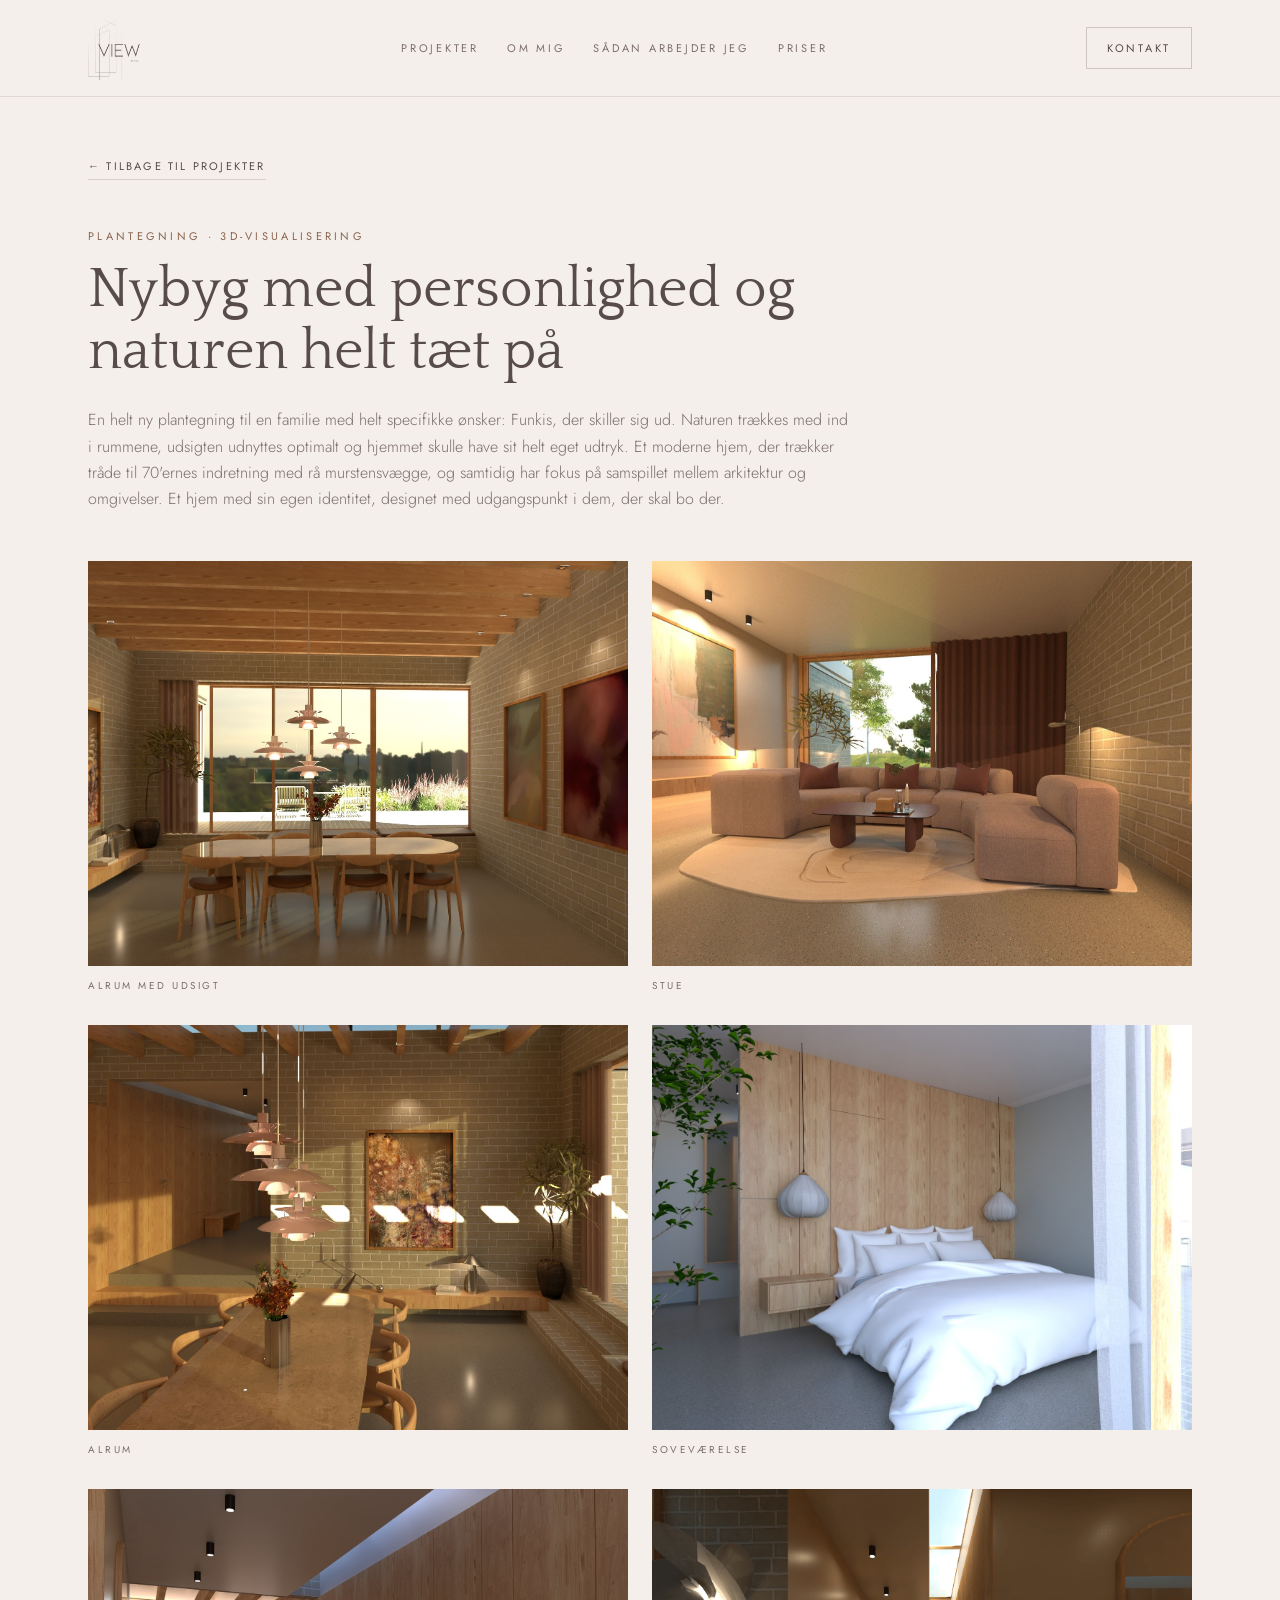
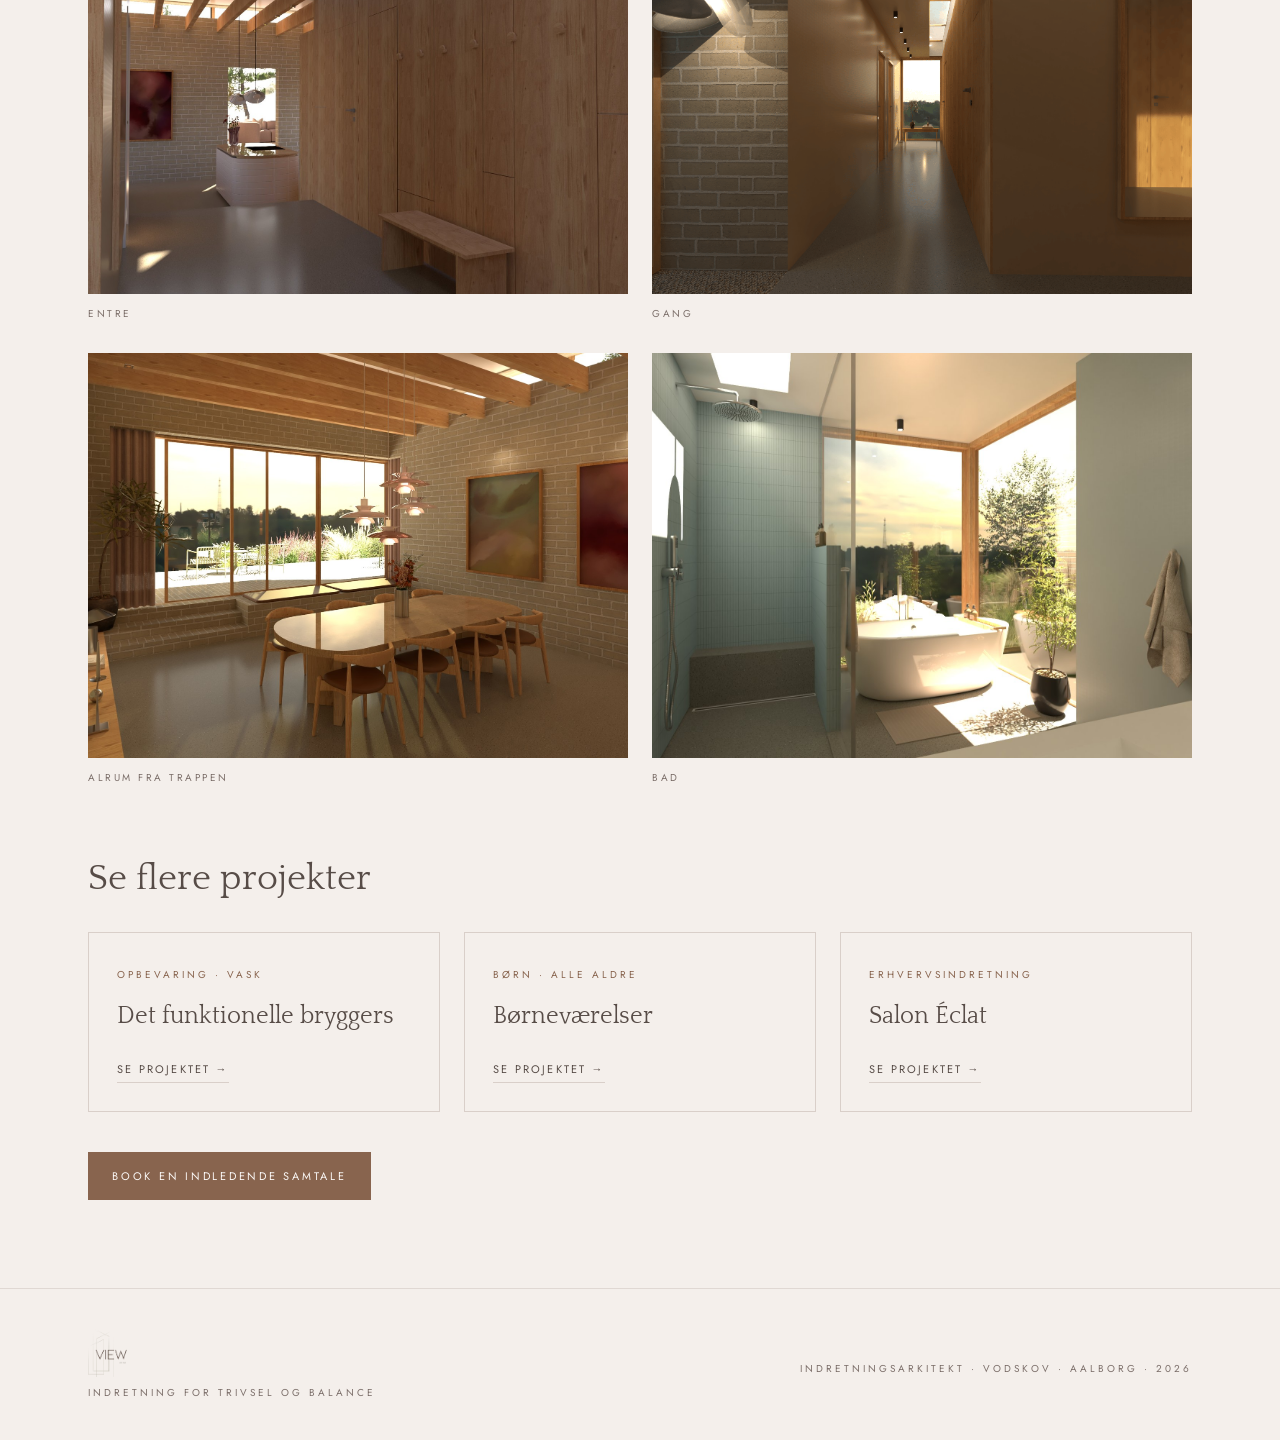
<file: projekter/70er-huset/index.html>
<!DOCTYPE html>
<html lang="en"><head>
			
			
    <meta charset="UTF-8">
    
    
    <meta name="viewport" content="width=device-width, initial-scale=1.0">
    <title>Website Rebuilder</title>
    <meta name="description" content="Quickly rebuild and redesign your existing website with ease.">
    <meta name="author" content="Atoms">

    <meta property="og:title" content="Website Rebuilder">
    <meta property="og:description" content="Quickly rebuild and redesign your existing website with ease.">
    <meta property="og:image" content="https://public-frontend-1300249583.cos.ap-nanjing.myqcloud.com/commonfile/defautl_logo_light.png">
    <meta property="og:type" content="website">

    <meta name="twitter:title" content="Website Rebuilder">
    <meta name="twitter:description" content="Quickly rebuild and redesign your existing website with ease.">
    <meta name="twitter:image" content="https://public-frontend-1300249583.cos.ap-nanjing.myqcloud.com/commonfile/defautl_logo_light.png">
    
    
    
    
    
    <link rel="stylesheet" href="../../assets/index-Bh8sebw5.css"><link rel="stylesheet" href="../../assets/original.css"><link rel="icon" href="../../assets/logo.png"><style>.mobile-nav[hidden]{display:none}.menu-toggle svg[hidden]{display:none}</style>
    
  </head>

  <body>
    <div id="root"><section aria-label="Notifications alt+T" tabindex="-1" aria-live="polite" aria-relevant="additions text" aria-atomic="false"></section><div class="site min-h-screen bg-background font-body text-foreground"><header class="site-header"><div class="header-inner"><a href="../../index.html#top" aria-label="View by Mia — forsiden"><img src="../../assets/logo.png" alt="View by Mia" class="site-logo" loading="eager" decoding="sync"></a><nav class="desktop-nav" aria-label="Hovedmenu"><a href="../../index.html#projekter">Projekter</a><a href="../../index.html#om">Om mig</a><a href="../../index.html#proces">Sådan arbejder jeg</a><a href="../../index.html#priser">Priser</a></nav><div class="header-actions"><a class="contact-link" href="../../index.html#kontakt">Kontakt</a><button class="menu-toggle" aria-label="Åbn menu" aria-expanded="false" aria-controls="mobile-nav"><svg xmlns="http://www.w3.org/2000/svg" width="22" height="22" viewBox="0 0 24 24" fill="none" stroke="currentColor" stroke-width="2" stroke-linecap="round" stroke-linejoin="round" class="lucide lucide-menu"><line x1="4" x2="20" y1="12" y2="12"></line><line x1="4" x2="20" y1="6" y2="6"></line><line x1="4" x2="20" y1="18" y2="18"></line></svg><svg xmlns="http://www.w3.org/2000/svg" width="22" height="22" viewBox="0 0 24 24" fill="none" stroke="currentColor" stroke-width="2" stroke-linecap="round" stroke-linejoin="round" class="lucide lucide-x" hidden><path d="M18 6 6 18"></path><path d="m6 6 12 12"></path></svg></button></div></div><nav id="mobile-nav" class="mobile-nav" aria-label="Mobilmenu" hidden><a href="../../index.html#projekter">Projekter</a><a href="../../index.html#om">Om mig</a><a href="../../index.html#proces">Sådan arbejder jeg</a><a href="../../index.html#priser">Priser</a></nav></header><main class="project-page"><a class="back-link" href="../../index.html#projekter">← Tilbage til projekter</a><p class="eyebrow">Plantegning · 3D-visualisering</p><h1>Nybyg med personlighed og naturen helt tæt på</h1><p class="project-description">En helt ny plantegning til en familie med helt specifikke ønsker: Funkis, der skiller sig ud. Naturen trækkes med ind i rummene, udsigten udnyttes optimalt og hjemmet skulle have sit helt eget udtryk. Et moderne hjem, der trækker tråde til 70'ernes indretning med rå murstensvægge, og samtidig har fokus på samspillet mellem arkitektur og omgivelser. Et hjem med sin egen identitet, designet med udgangspunkt i dem, der skal bo der.</p><div class="project-gallery"><figure><img src="../../assets/pafxwWv3bn1gXvmheKTIx.jpg" alt="Alrum med udsigt" loading="eager" decoding="sync"><figcaption>Alrum med udsigt</figcaption></figure><figure><img src="../../assets/gBOXC4CMmvfnqQuGaYtl-.jpg" alt="Stue" loading="eager" decoding="sync"><figcaption>Stue</figcaption></figure><figure><img src="../../assets/Eznf6TQxC_aN9t3bjSRD8.jpg" alt="Alrum" loading="eager" decoding="sync"><figcaption>Alrum</figcaption></figure><figure><img src="../../assets/ER2jcYzWdzjGNykwFqoVJ.jpg" alt="Soveværelse" loading="eager" decoding="sync"><figcaption>Soveværelse</figcaption></figure><figure><img src="../../assets/DgDJ8FF8384YMSSg_Ol-S.jpg" alt="Entre" loading="eager" decoding="sync"><figcaption>Entre</figcaption></figure><figure><img src="../../assets/JCQmG_eFZWTnnj9gMM_f9.png" alt="Gang" loading="eager" decoding="sync"><figcaption>Gang</figcaption></figure><figure><img src="../../assets/WyAXfCO_VU7JICn8MTOHX.jpg" alt="Alrum fra trappen" loading="eager" decoding="sync"><figcaption>Alrum fra trappen</figcaption></figure><figure><img src="../../assets/nTqJDRW2h0lQVNrWzX-cs.jpg" alt="Bad" loading="eager" decoding="sync"><figcaption>Bad</figcaption></figure></div><section class="related-projects"><h2>Se flere projekter</h2><div><a href="../../projekter/bryggers/"><span class="eyebrow">Opbevaring · Vask</span><h3>Det funktionelle bryggers</h3><span class="text-link">Se projektet →</span></a><a href="../../projekter/boernevaerelser/"><span class="eyebrow">Børn · Alle aldre</span><h3>Børneværelser</h3><span class="text-link">Se projektet →</span></a><a href="../../projekter/salon-eclat/"><span class="eyebrow">Erhvervsindretning</span><h3>Salon Éclat</h3><span class="text-link">Se projektet →</span></a></div></section><a class="project-book" href="../../index.html#kontakt">Book en indledende samtale</a></main><footer class="site-footer"><div class="footer-inner"><div><a href="../../index.html#top"><img src="../../assets/logo.png" alt="View by Mia" loading="eager" decoding="sync"></a><p>Indretning for trivsel og balance</p></div><p>Indretningsarkitekt · Vodskov · Aalborg · 2026</p></div></footer></div></div>
  

<script src="../../assets/site.js" defer></script></body></html>
</file>
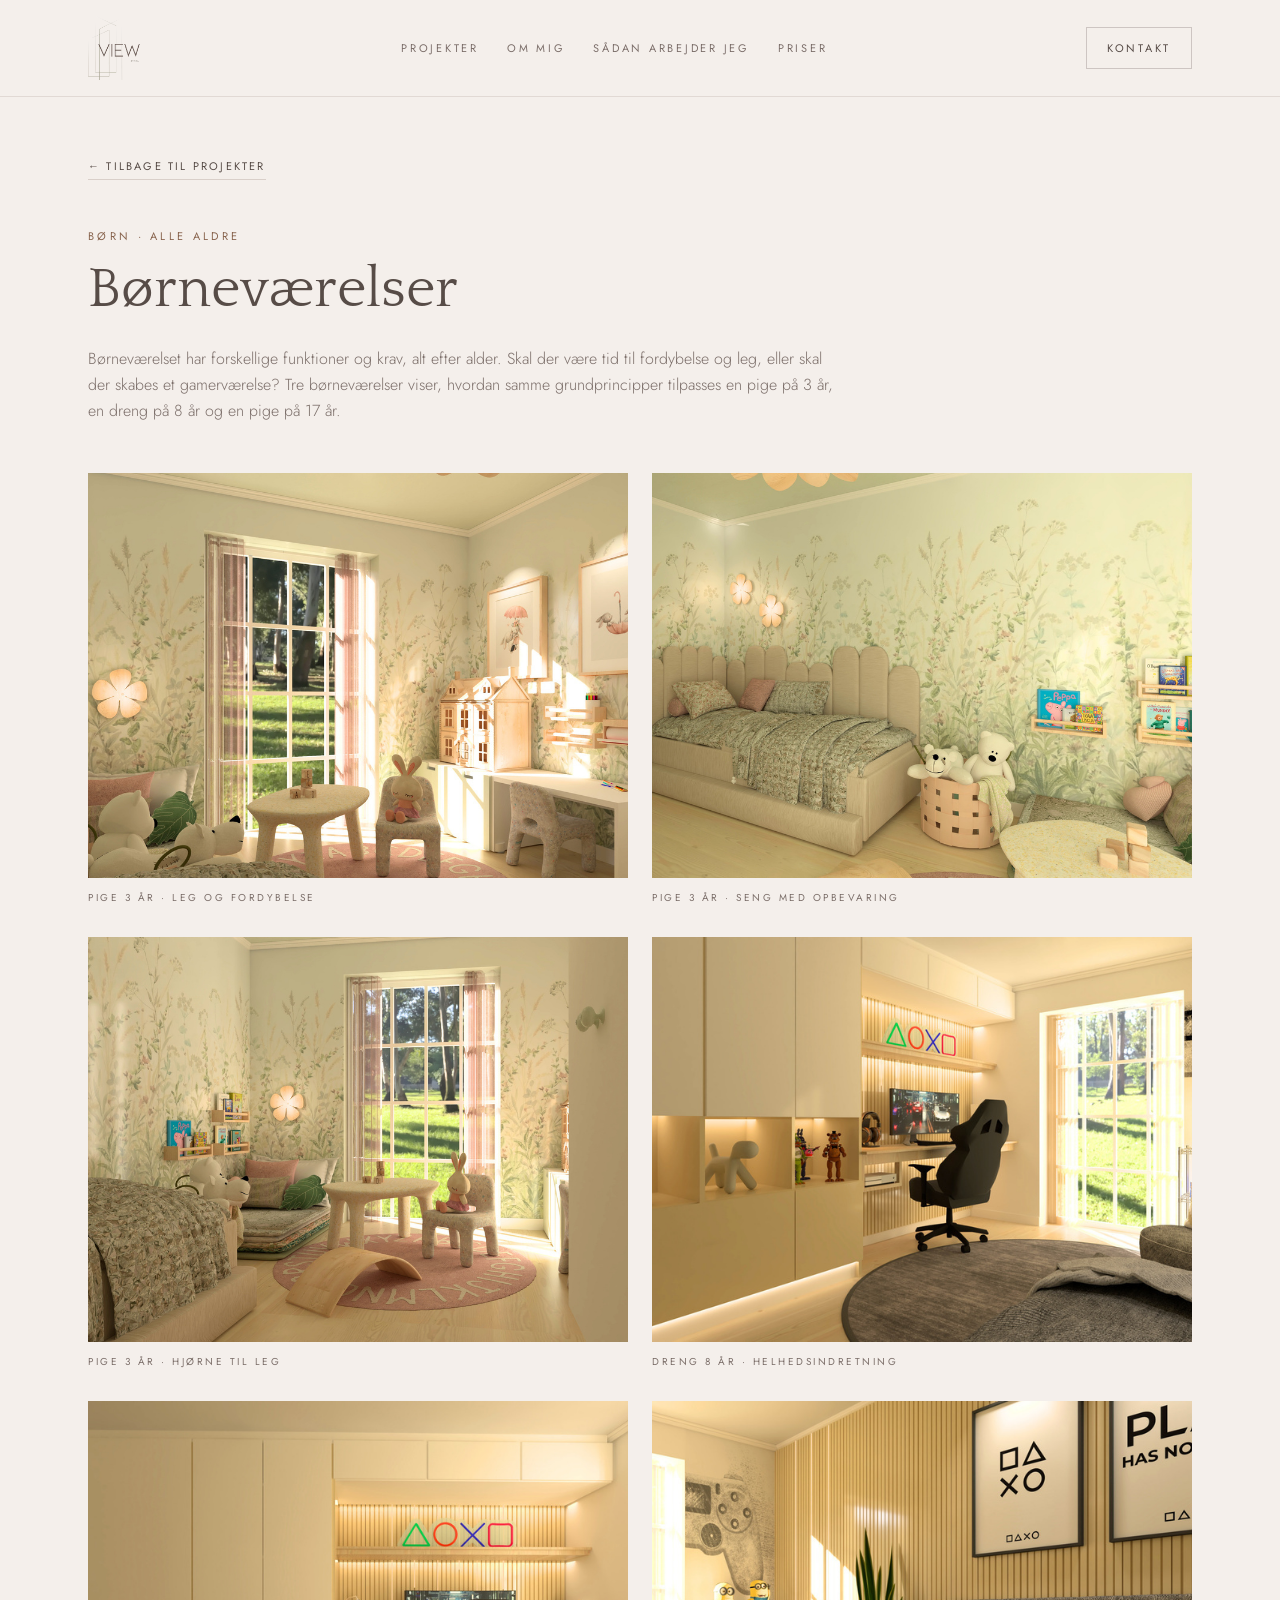
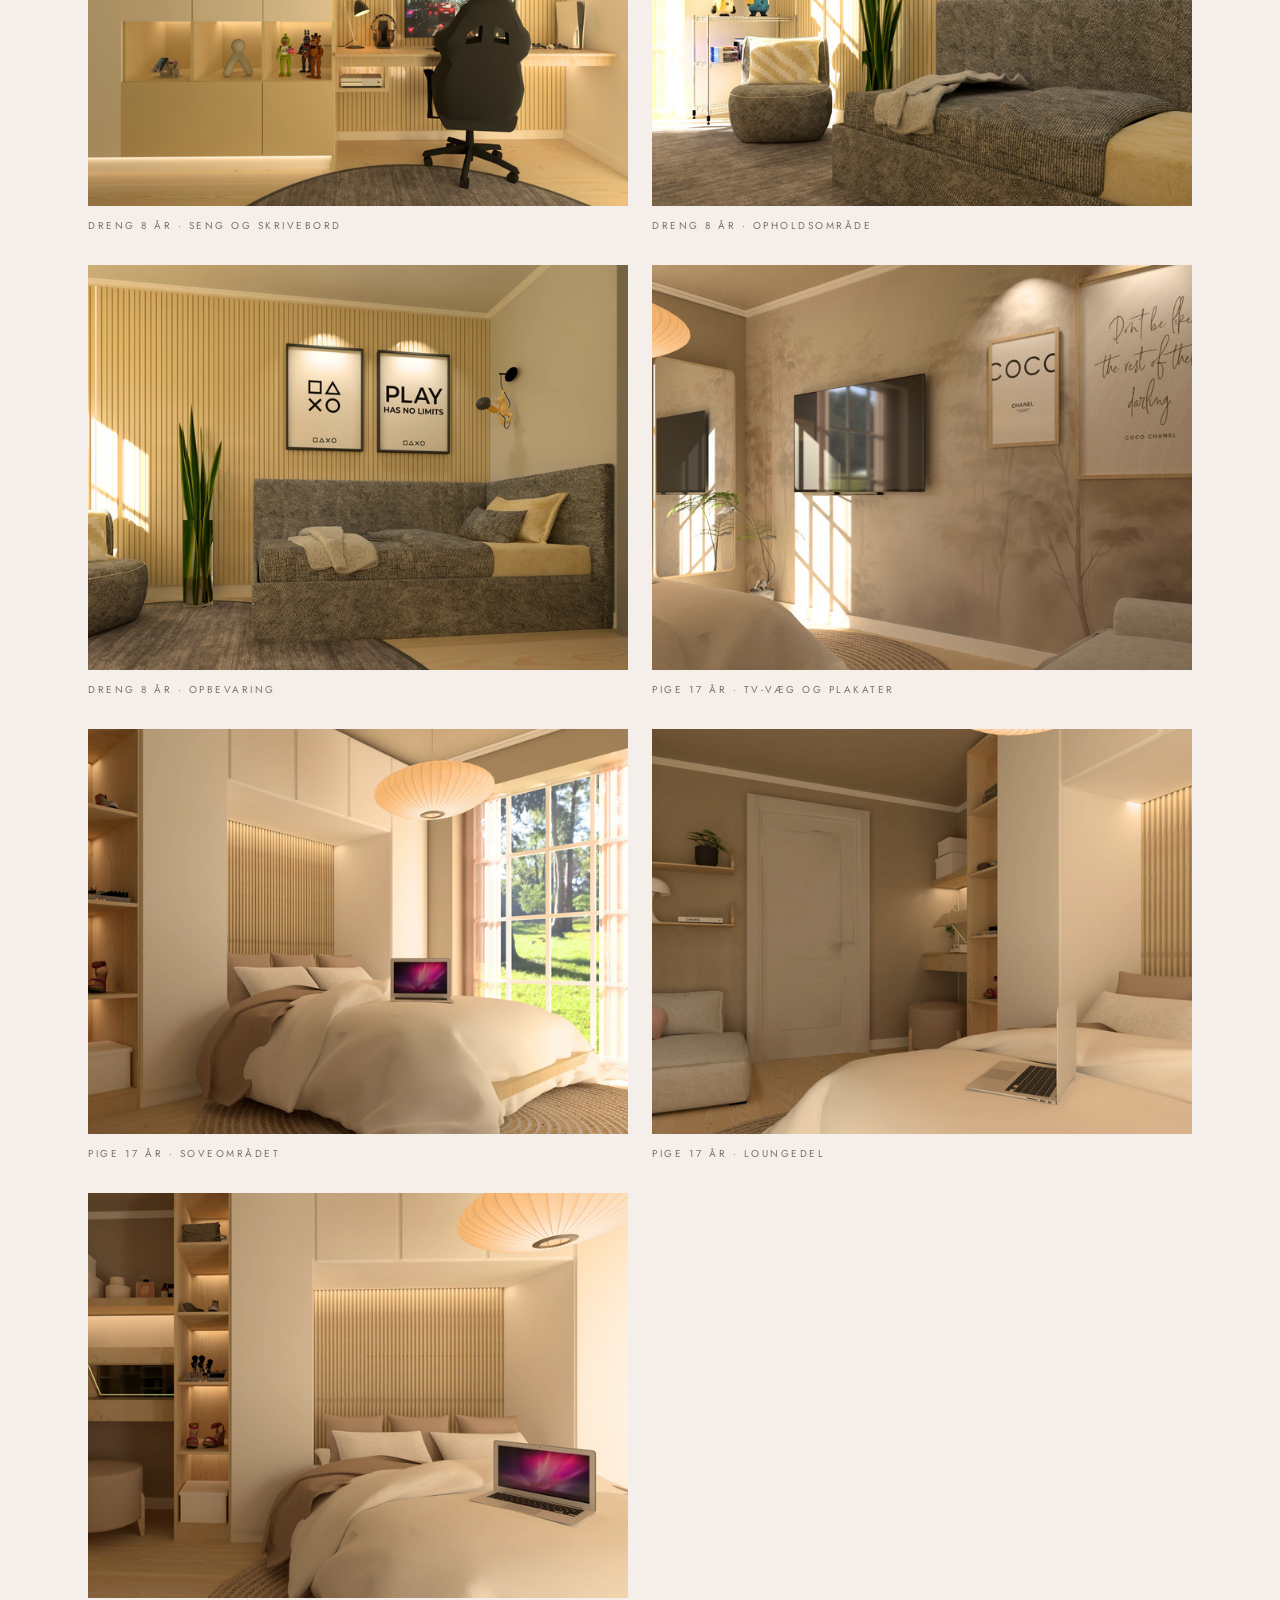
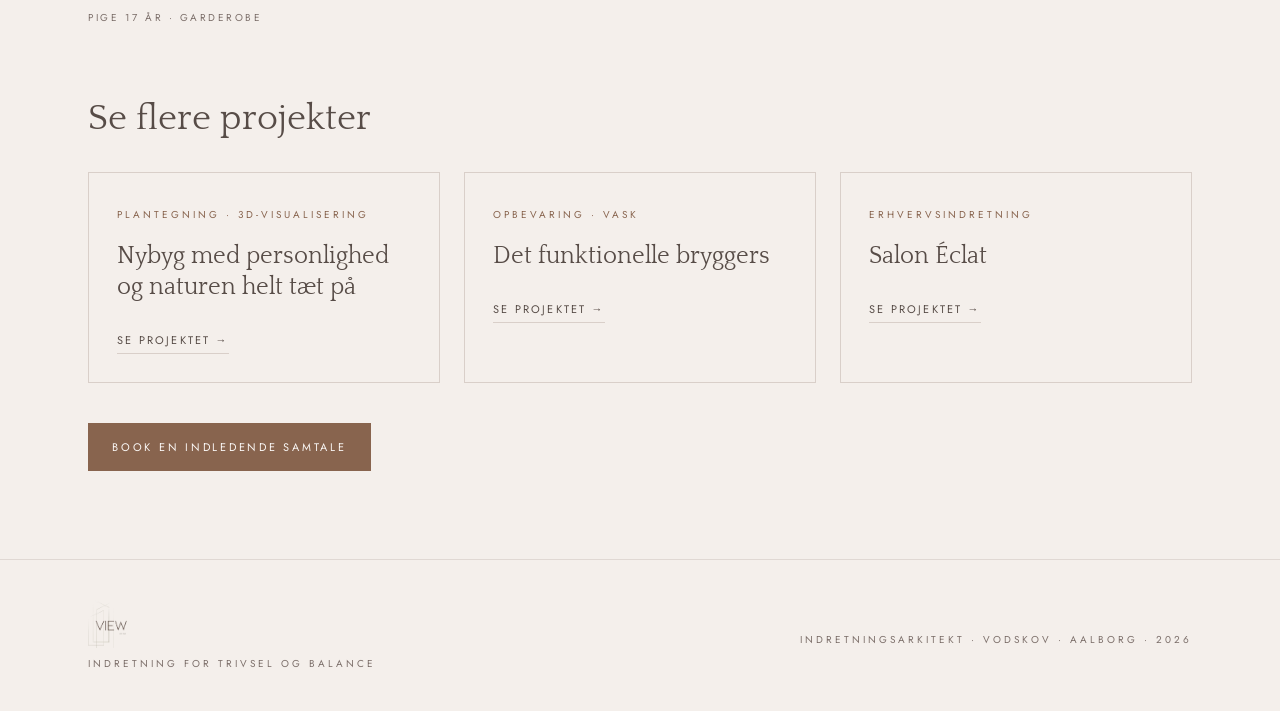
<file: projekter/boernevaerelser/index.html>
<!DOCTYPE html>
<html lang="en"><head>
			
			
    <meta charset="UTF-8">
    
    
    <meta name="viewport" content="width=device-width, initial-scale=1.0">
    <title>Website Rebuilder</title>
    <meta name="description" content="Quickly rebuild and redesign your existing website with ease.">
    <meta name="author" content="Atoms">

    <meta property="og:title" content="Website Rebuilder">
    <meta property="og:description" content="Quickly rebuild and redesign your existing website with ease.">
    <meta property="og:image" content="https://public-frontend-1300249583.cos.ap-nanjing.myqcloud.com/commonfile/defautl_logo_light.png">
    <meta property="og:type" content="website">

    <meta name="twitter:title" content="Website Rebuilder">
    <meta name="twitter:description" content="Quickly rebuild and redesign your existing website with ease.">
    <meta name="twitter:image" content="https://public-frontend-1300249583.cos.ap-nanjing.myqcloud.com/commonfile/defautl_logo_light.png">
    
    
    
    
    
    <link rel="stylesheet" href="../../assets/index-Bh8sebw5.css"><link rel="stylesheet" href="../../assets/original.css"><link rel="icon" href="../../assets/logo.png"><style>.mobile-nav[hidden]{display:none}.menu-toggle svg[hidden]{display:none}</style>
    
  </head>

  <body>
    <div id="root"><section aria-label="Notifications alt+T" tabindex="-1" aria-live="polite" aria-relevant="additions text" aria-atomic="false"></section><div class="site min-h-screen bg-background font-body text-foreground"><header class="site-header"><div class="header-inner"><a href="../../index.html#top" aria-label="View by Mia — forsiden"><img src="../../assets/logo.png" alt="View by Mia" class="site-logo" loading="eager" decoding="sync"></a><nav class="desktop-nav" aria-label="Hovedmenu"><a href="../../index.html#projekter">Projekter</a><a href="../../index.html#om">Om mig</a><a href="../../index.html#proces">Sådan arbejder jeg</a><a href="../../index.html#priser">Priser</a></nav><div class="header-actions"><a class="contact-link" href="../../index.html#kontakt">Kontakt</a><button class="menu-toggle" aria-label="Åbn menu" aria-expanded="false" aria-controls="mobile-nav"><svg xmlns="http://www.w3.org/2000/svg" width="22" height="22" viewBox="0 0 24 24" fill="none" stroke="currentColor" stroke-width="2" stroke-linecap="round" stroke-linejoin="round" class="lucide lucide-menu"><line x1="4" x2="20" y1="12" y2="12"></line><line x1="4" x2="20" y1="6" y2="6"></line><line x1="4" x2="20" y1="18" y2="18"></line></svg><svg xmlns="http://www.w3.org/2000/svg" width="22" height="22" viewBox="0 0 24 24" fill="none" stroke="currentColor" stroke-width="2" stroke-linecap="round" stroke-linejoin="round" class="lucide lucide-x" hidden><path d="M18 6 6 18"></path><path d="m6 6 12 12"></path></svg></button></div></div><nav id="mobile-nav" class="mobile-nav" aria-label="Mobilmenu" hidden><a href="../../index.html#projekter">Projekter</a><a href="../../index.html#om">Om mig</a><a href="../../index.html#proces">Sådan arbejder jeg</a><a href="../../index.html#priser">Priser</a></nav></header><main class="project-page"><a class="back-link" href="../../index.html#projekter">← Tilbage til projekter</a><p class="eyebrow">Børn · Alle aldre</p><h1>Børneværelser</h1><p class="project-description">Børneværelset har forskellige funktioner og krav, alt efter alder. Skal der være tid til fordybelse og leg, eller skal der skabes et gamerværelse? Tre børneværelser viser, hvordan samme grundprincipper tilpasses en pige på 3 år, en dreng på 8 år og en pige på 17 år.</p><div class="project-gallery"><figure><img src="../../assets/p11-5-Z2QOEqeD.png" alt="Børneværelser: Pige 3 år · leg og fordybelse" loading="eager" decoding="sync"><figcaption>Pige 3 år · leg og fordybelse</figcaption></figure><figure><img src="../../assets/p11-6-b23j8g7u.png" alt="Børneværelser: Pige 3 år · seng med opbevaring" loading="eager" decoding="sync"><figcaption>Pige 3 år · seng med opbevaring</figcaption></figure><figure><img src="../../assets/p11-7-E7AOS9JC.png" alt="Børneværelser: Pige 3 år · hjørne til leg" loading="eager" decoding="sync"><figcaption>Pige 3 år · hjørne til leg</figcaption></figure><figure><img src="../../assets/p12-1-y1M3wdVK.png" alt="Børneværelser: Dreng 8 år · helhedsindretning" loading="eager" decoding="sync"><figcaption>Dreng 8 år · helhedsindretning</figcaption></figure><figure><img src="../../assets/p12-2-OAMzy66k.png" alt="Børneværelser: Dreng 8 år · seng og skrivebord" loading="eager" decoding="sync"><figcaption>Dreng 8 år · seng og skrivebord</figcaption></figure><figure><img src="../../assets/p12-3-QgUphJFB.png" alt="Børneværelser: Dreng 8 år · opholdsområde" loading="eager" decoding="sync"><figcaption>Dreng 8 år · opholdsområde</figcaption></figure><figure><img src="../../assets/p12-4-QH0HqU7l.png" alt="Børneværelser: Dreng 8 år · opbevaring" loading="eager" decoding="sync"><figcaption>Dreng 8 år · opbevaring</figcaption></figure><figure><img src="../../assets/p13-1-91iKVaQA.png" alt="Børneværelser: Pige 17 år · TV-væg og plakater" loading="eager" decoding="sync"><figcaption>Pige 17 år · TV-væg og plakater</figcaption></figure><figure><img src="../../assets/p13-2-j1FrwQtS.png" alt="Børneværelser: Pige 17 år · soveområdet" loading="eager" decoding="sync"><figcaption>Pige 17 år · soveområdet</figcaption></figure><figure><img src="../../assets/p13-3-aMiN2GNz.png" alt="Børneværelser: Pige 17 år · loungedel" loading="eager" decoding="sync"><figcaption>Pige 17 år · loungedel</figcaption></figure><figure><img src="../../assets/p13-4-s5BEkpq7.png" alt="Børneværelser: Pige 17 år · garderobe" loading="eager" decoding="sync"><figcaption>Pige 17 år · garderobe</figcaption></figure></div><section class="related-projects"><h2>Se flere projekter</h2><div><a href="../../projekter/70er-huset/"><span class="eyebrow">Plantegning · 3D-visualisering</span><h3>Nybyg med personlighed og naturen helt tæt på</h3><span class="text-link">Se projektet →</span></a><a href="../../projekter/bryggers/"><span class="eyebrow">Opbevaring · Vask</span><h3>Det funktionelle bryggers</h3><span class="text-link">Se projektet →</span></a><a href="../../projekter/salon-eclat/"><span class="eyebrow">Erhvervsindretning</span><h3>Salon Éclat</h3><span class="text-link">Se projektet →</span></a></div></section><a class="project-book" href="../../index.html#kontakt">Book en indledende samtale</a></main><footer class="site-footer"><div class="footer-inner"><div><a href="../../index.html#top"><img src="../../assets/logo.png" alt="View by Mia" loading="eager" decoding="sync"></a><p>Indretning for trivsel og balance</p></div><p>Indretningsarkitekt · Vodskov · Aalborg · 2026</p></div></footer></div></div>
  

<script src="../../assets/site.js" defer></script></body></html>
</file>
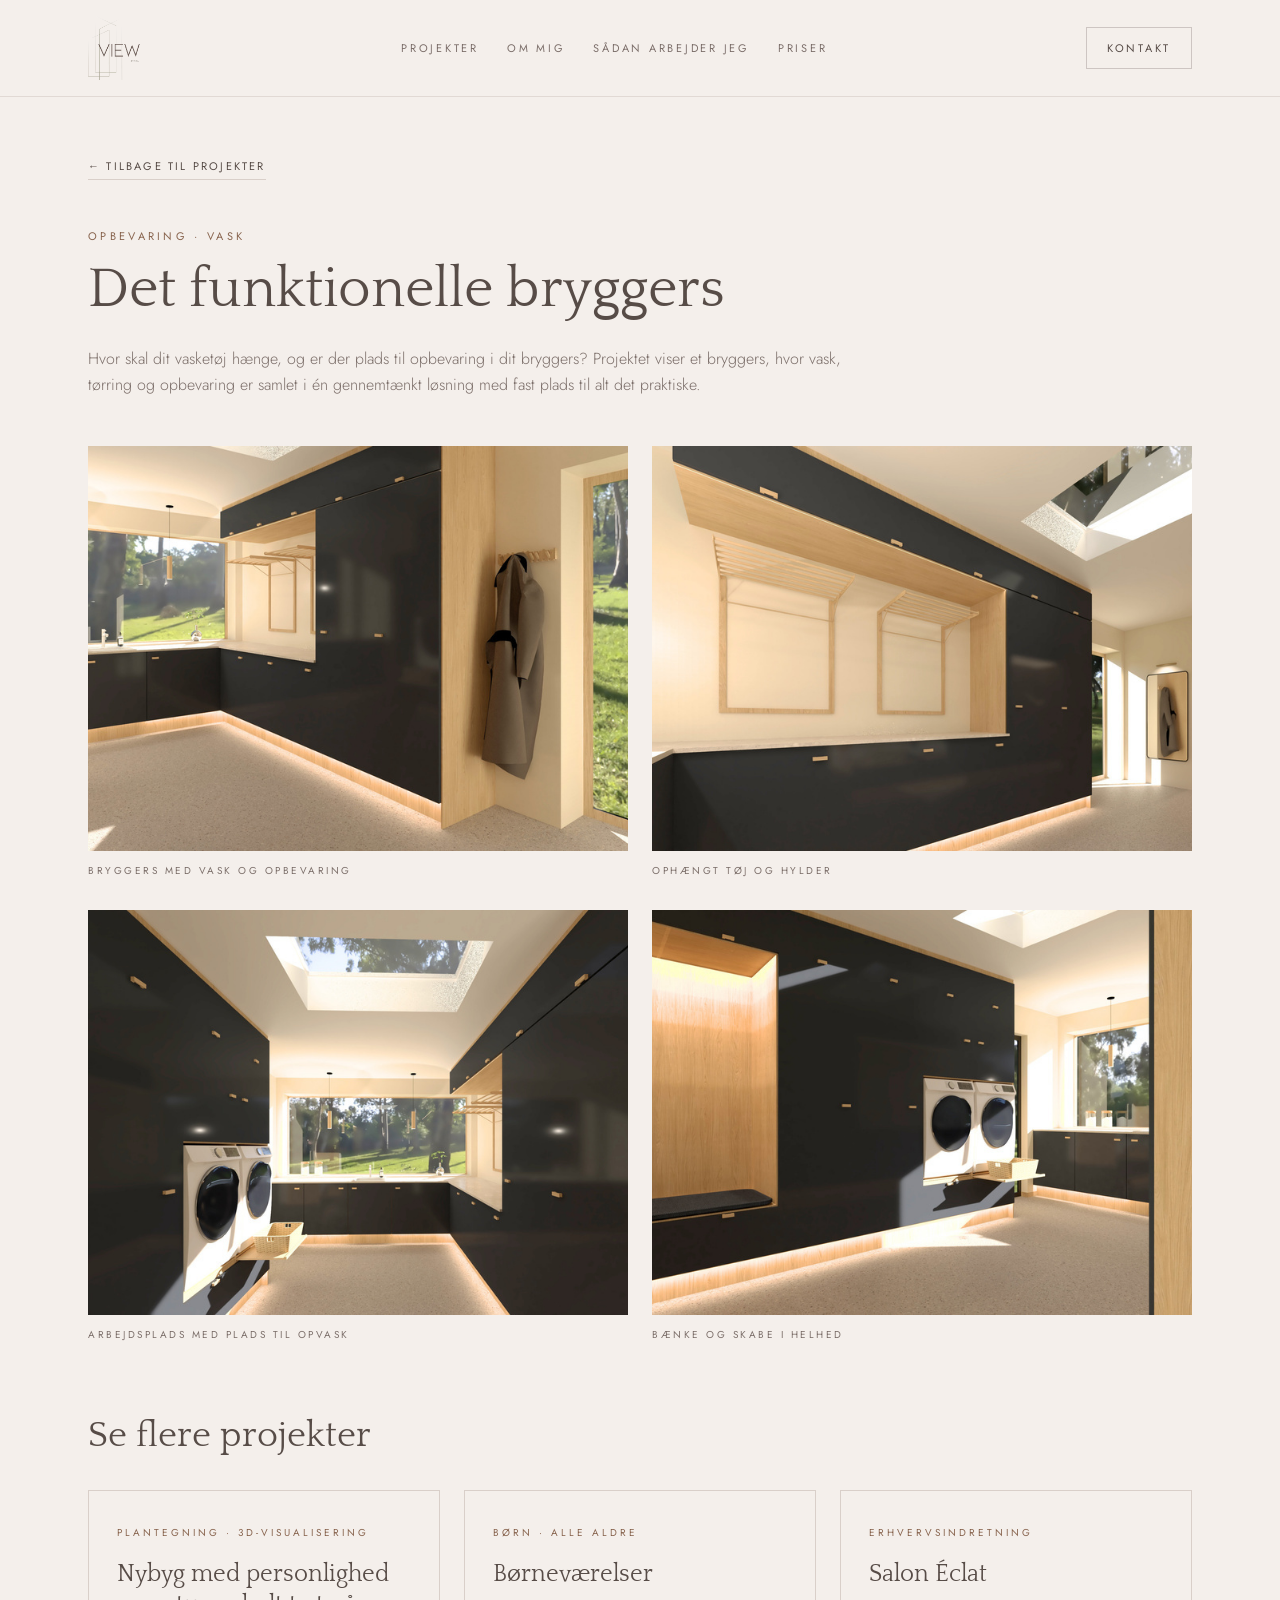
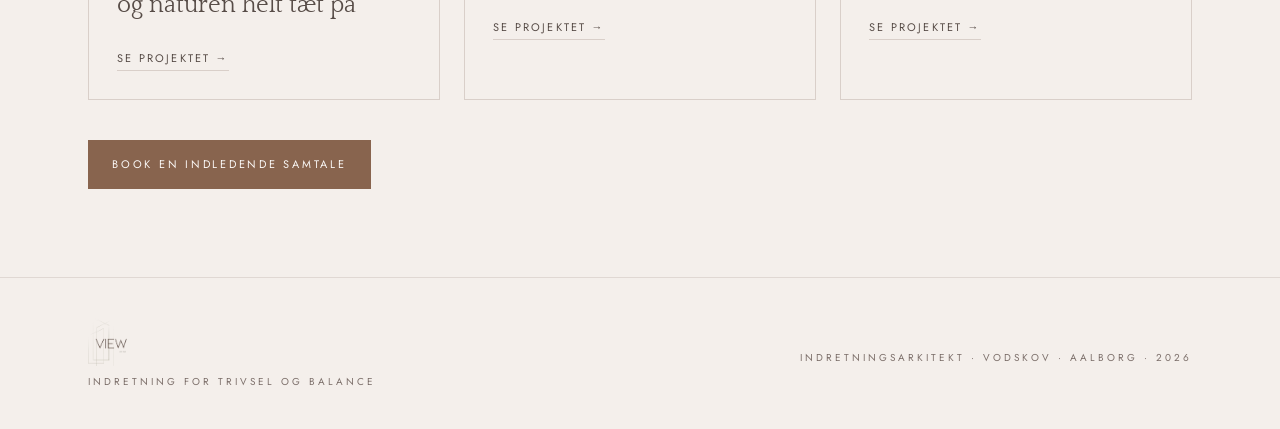
<file: projekter/bryggers/index.html>
<!DOCTYPE html>
<html lang="en"><head>
			
			
    <meta charset="UTF-8">
    
    
    <meta name="viewport" content="width=device-width, initial-scale=1.0">
    <title>Website Rebuilder</title>
    <meta name="description" content="Quickly rebuild and redesign your existing website with ease.">
    <meta name="author" content="Atoms">

    <meta property="og:title" content="Website Rebuilder">
    <meta property="og:description" content="Quickly rebuild and redesign your existing website with ease.">
    <meta property="og:image" content="https://public-frontend-1300249583.cos.ap-nanjing.myqcloud.com/commonfile/defautl_logo_light.png">
    <meta property="og:type" content="website">

    <meta name="twitter:title" content="Website Rebuilder">
    <meta name="twitter:description" content="Quickly rebuild and redesign your existing website with ease.">
    <meta name="twitter:image" content="https://public-frontend-1300249583.cos.ap-nanjing.myqcloud.com/commonfile/defautl_logo_light.png">
    
    
    
    
    
    <link rel="stylesheet" href="../../assets/index-Bh8sebw5.css"><link rel="stylesheet" href="../../assets/original.css"><link rel="icon" href="../../assets/logo.png"><style>.mobile-nav[hidden]{display:none}.menu-toggle svg[hidden]{display:none}</style>
    
  </head>

  <body>
    <div id="root"><section aria-label="Notifications alt+T" tabindex="-1" aria-live="polite" aria-relevant="additions text" aria-atomic="false"></section><div class="site min-h-screen bg-background font-body text-foreground"><header class="site-header"><div class="header-inner"><a href="../../index.html#top" aria-label="View by Mia — forsiden"><img src="../../assets/logo.png" alt="View by Mia" class="site-logo" loading="eager" decoding="sync"></a><nav class="desktop-nav" aria-label="Hovedmenu"><a href="../../index.html#projekter">Projekter</a><a href="../../index.html#om">Om mig</a><a href="../../index.html#proces">Sådan arbejder jeg</a><a href="../../index.html#priser">Priser</a></nav><div class="header-actions"><a class="contact-link" href="../../index.html#kontakt">Kontakt</a><button class="menu-toggle" aria-label="Åbn menu" aria-expanded="false" aria-controls="mobile-nav"><svg xmlns="http://www.w3.org/2000/svg" width="22" height="22" viewBox="0 0 24 24" fill="none" stroke="currentColor" stroke-width="2" stroke-linecap="round" stroke-linejoin="round" class="lucide lucide-menu"><line x1="4" x2="20" y1="12" y2="12"></line><line x1="4" x2="20" y1="6" y2="6"></line><line x1="4" x2="20" y1="18" y2="18"></line></svg><svg xmlns="http://www.w3.org/2000/svg" width="22" height="22" viewBox="0 0 24 24" fill="none" stroke="currentColor" stroke-width="2" stroke-linecap="round" stroke-linejoin="round" class="lucide lucide-x" hidden><path d="M18 6 6 18"></path><path d="m6 6 12 12"></path></svg></button></div></div><nav id="mobile-nav" class="mobile-nav" aria-label="Mobilmenu" hidden><a href="../../index.html#projekter">Projekter</a><a href="../../index.html#om">Om mig</a><a href="../../index.html#proces">Sådan arbejder jeg</a><a href="../../index.html#priser">Priser</a></nav></header><main class="project-page"><a class="back-link" href="../../index.html#projekter">← Tilbage til projekter</a><p class="eyebrow">Opbevaring · Vask</p><h1>Det funktionelle bryggers</h1><p class="project-description">Hvor skal dit vasketøj hænge, og er der plads til opbevaring i dit bryggers? Projektet viser et bryggers, hvor vask, tørring og opbevaring er samlet i én gennemtænkt løsning med fast plads til alt det praktiske.</p><div class="project-gallery"><figure><img src="../../assets/p10-5-J72aLXeL.png" alt="Det funktionelle bryggers: Bryggers med vask og opbevaring" loading="eager" decoding="sync"><figcaption>Bryggers med vask og opbevaring</figcaption></figure><figure><img src="../../assets/p10-6-IJfCeqYw.png" alt="Det funktionelle bryggers: Ophængt tøj og hylder" loading="eager" decoding="sync"><figcaption>Ophængt tøj og hylder</figcaption></figure><figure><img src="../../assets/p10-7-KhcBrNul.png" alt="Det funktionelle bryggers: Arbejdsplads med plads til opvask" loading="eager" decoding="sync"><figcaption>Arbejdsplads med plads til opvask</figcaption></figure><figure><img src="../../assets/p10-8--0U7gUf_.png" alt="Det funktionelle bryggers: Bænke og skabe i helhed" loading="eager" decoding="sync"><figcaption>Bænke og skabe i helhed</figcaption></figure></div><section class="related-projects"><h2>Se flere projekter</h2><div><a href="../../projekter/70er-huset/"><span class="eyebrow">Plantegning · 3D-visualisering</span><h3>Nybyg med personlighed og naturen helt tæt på</h3><span class="text-link">Se projektet →</span></a><a href="../../projekter/boernevaerelser/"><span class="eyebrow">Børn · Alle aldre</span><h3>Børneværelser</h3><span class="text-link">Se projektet →</span></a><a href="../../projekter/salon-eclat/"><span class="eyebrow">Erhvervsindretning</span><h3>Salon Éclat</h3><span class="text-link">Se projektet →</span></a></div></section><a class="project-book" href="../../index.html#kontakt">Book en indledende samtale</a></main><footer class="site-footer"><div class="footer-inner"><div><a href="../../index.html#top"><img src="../../assets/logo.png" alt="View by Mia" loading="eager" decoding="sync"></a><p>Indretning for trivsel og balance</p></div><p>Indretningsarkitekt · Vodskov · Aalborg · 2026</p></div></footer></div></div>
  

<script src="../../assets/site.js" defer></script></body></html>
</file>
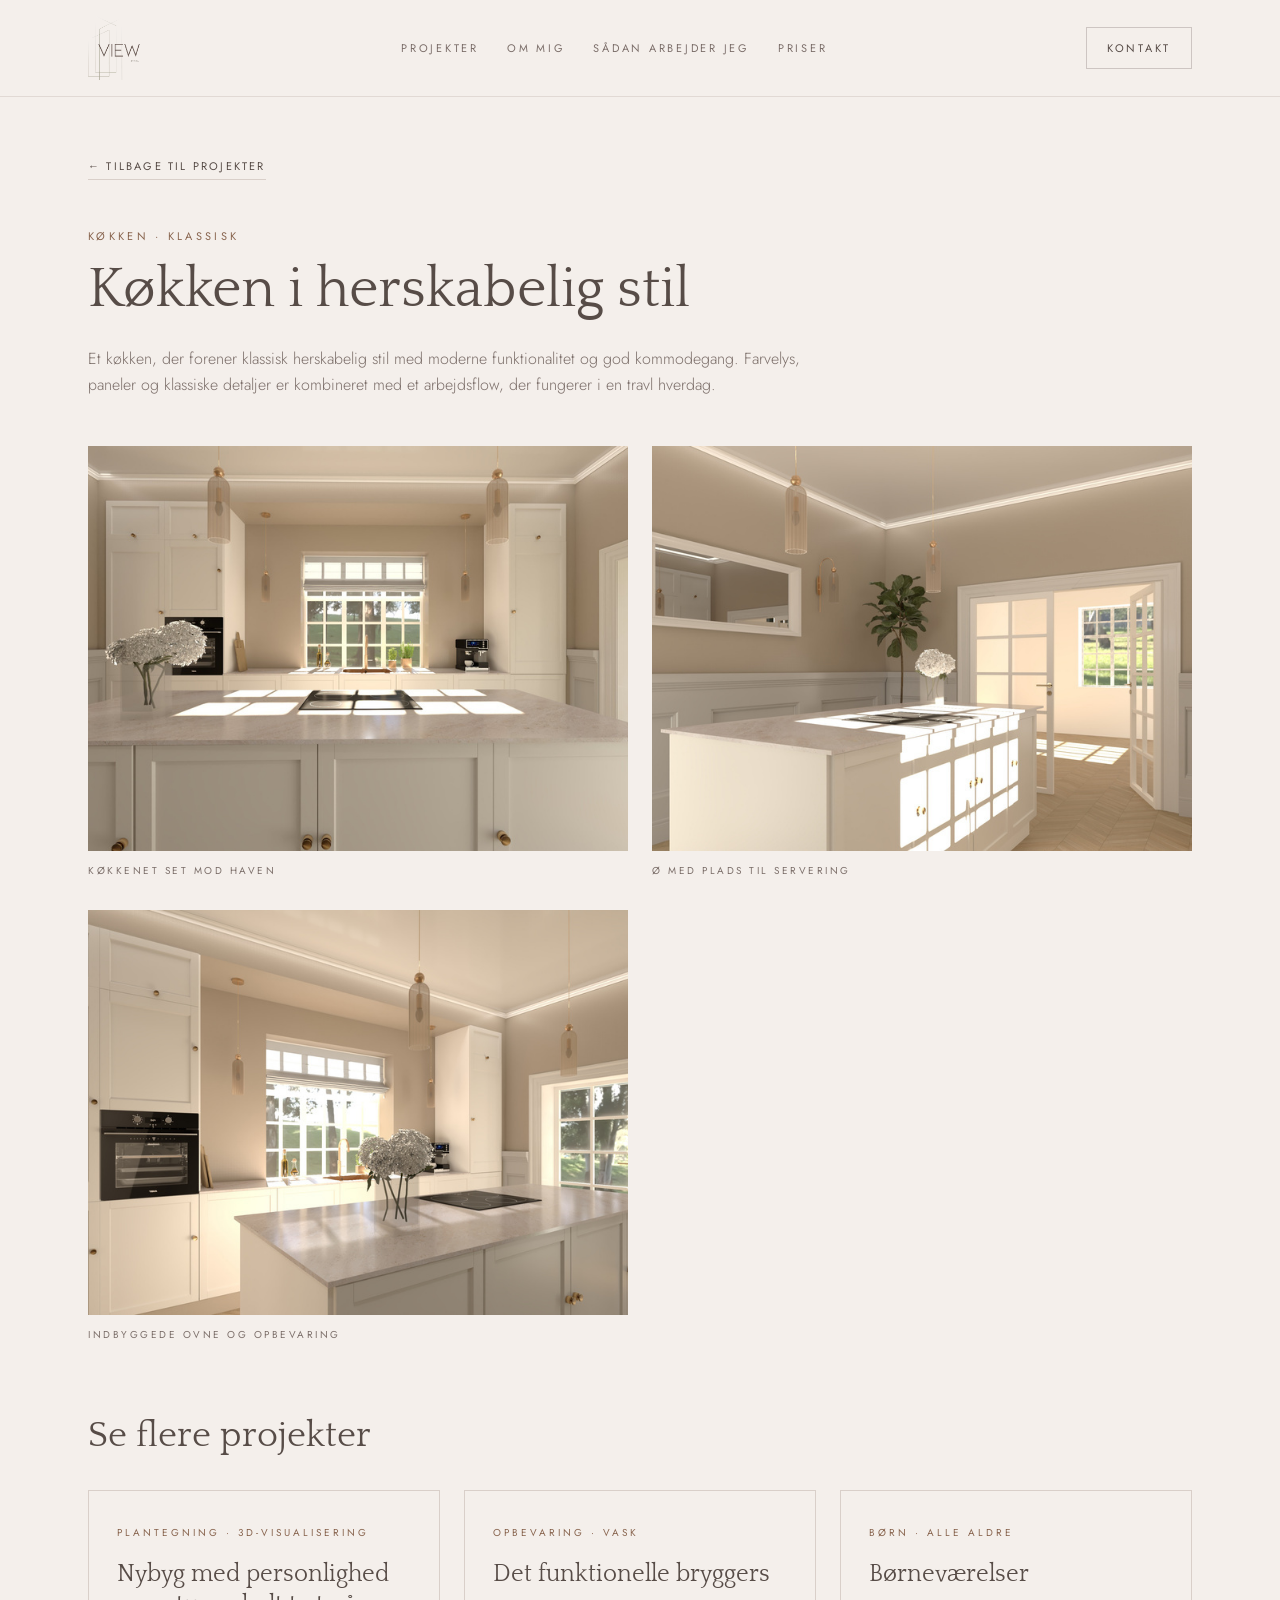
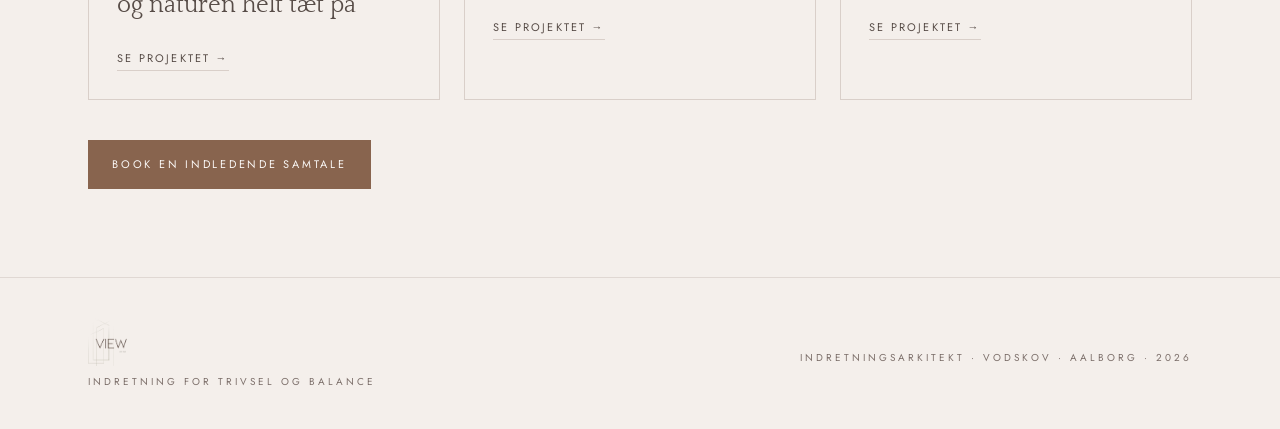
<file: projekter/koekken/index.html>
<!DOCTYPE html>
<html lang="en"><head>
			
			
    <meta charset="UTF-8">
    
    
    <meta name="viewport" content="width=device-width, initial-scale=1.0">
    <title>Website Rebuilder</title>
    <meta name="description" content="Quickly rebuild and redesign your existing website with ease.">
    <meta name="author" content="Atoms">

    <meta property="og:title" content="Website Rebuilder">
    <meta property="og:description" content="Quickly rebuild and redesign your existing website with ease.">
    <meta property="og:image" content="https://public-frontend-1300249583.cos.ap-nanjing.myqcloud.com/commonfile/defautl_logo_light.png">
    <meta property="og:type" content="website">

    <meta name="twitter:title" content="Website Rebuilder">
    <meta name="twitter:description" content="Quickly rebuild and redesign your existing website with ease.">
    <meta name="twitter:image" content="https://public-frontend-1300249583.cos.ap-nanjing.myqcloud.com/commonfile/defautl_logo_light.png">
    
    
    
    
    
    <link rel="stylesheet" href="../../assets/index-Bh8sebw5.css"><link rel="stylesheet" href="../../assets/original.css"><link rel="icon" href="../../assets/logo.png"><style>.mobile-nav[hidden]{display:none}.menu-toggle svg[hidden]{display:none}</style>
    
  </head>

  <body>
    <div id="root"><section aria-label="Notifications alt+T" tabindex="-1" aria-live="polite" aria-relevant="additions text" aria-atomic="false"></section><div class="site min-h-screen bg-background font-body text-foreground"><header class="site-header"><div class="header-inner"><a href="../../index.html#top" aria-label="View by Mia — forsiden"><img src="../../assets/logo.png" alt="View by Mia" class="site-logo" loading="eager" decoding="sync"></a><nav class="desktop-nav" aria-label="Hovedmenu"><a href="../../index.html#projekter">Projekter</a><a href="../../index.html#om">Om mig</a><a href="../../index.html#proces">Sådan arbejder jeg</a><a href="../../index.html#priser">Priser</a></nav><div class="header-actions"><a class="contact-link" href="../../index.html#kontakt">Kontakt</a><button class="menu-toggle" aria-label="Åbn menu" aria-expanded="false" aria-controls="mobile-nav"><svg xmlns="http://www.w3.org/2000/svg" width="22" height="22" viewBox="0 0 24 24" fill="none" stroke="currentColor" stroke-width="2" stroke-linecap="round" stroke-linejoin="round" class="lucide lucide-menu"><line x1="4" x2="20" y1="12" y2="12"></line><line x1="4" x2="20" y1="6" y2="6"></line><line x1="4" x2="20" y1="18" y2="18"></line></svg><svg xmlns="http://www.w3.org/2000/svg" width="22" height="22" viewBox="0 0 24 24" fill="none" stroke="currentColor" stroke-width="2" stroke-linecap="round" stroke-linejoin="round" class="lucide lucide-x" hidden><path d="M18 6 6 18"></path><path d="m6 6 12 12"></path></svg></button></div></div><nav id="mobile-nav" class="mobile-nav" aria-label="Mobilmenu" hidden><a href="../../index.html#projekter">Projekter</a><a href="../../index.html#om">Om mig</a><a href="../../index.html#proces">Sådan arbejder jeg</a><a href="../../index.html#priser">Priser</a></nav></header><main class="project-page"><a class="back-link" href="../../index.html#projekter">← Tilbage til projekter</a><p class="eyebrow">Køkken · Klassisk</p><h1>Køkken i herskabelig stil</h1><p class="project-description">Et køkken, der forener klassisk herskabelig stil med moderne funktionalitet og god kommodegang. Farvelys, paneler og klassiske detaljer er kombineret med et arbejdsflow, der fungerer i en travl hverdag.</p><div class="project-gallery"><figure><img src="../../assets/p17-8-TzpxPeku.png" alt="Køkken i herskabelig stil: Køkkenet set mod haven" loading="eager" decoding="sync"><figcaption>Køkkenet set mod haven</figcaption></figure><figure><img src="../../assets/p17-9-YkLD_4Tk.png" alt="Køkken i herskabelig stil: Ø med plads til servering" loading="eager" decoding="sync"><figcaption>Ø med plads til servering</figcaption></figure><figure><img src="../../assets/p17-10-AaCPjlcg.png" alt="Køkken i herskabelig stil: Indbyggede ovne og opbevaring" loading="eager" decoding="sync"><figcaption>Indbyggede ovne og opbevaring</figcaption></figure></div><section class="related-projects"><h2>Se flere projekter</h2><div><a href="../../projekter/70er-huset/"><span class="eyebrow">Plantegning · 3D-visualisering</span><h3>Nybyg med personlighed og naturen helt tæt på</h3><span class="text-link">Se projektet →</span></a><a href="../../projekter/bryggers/"><span class="eyebrow">Opbevaring · Vask</span><h3>Det funktionelle bryggers</h3><span class="text-link">Se projektet →</span></a><a href="../../projekter/boernevaerelser/"><span class="eyebrow">Børn · Alle aldre</span><h3>Børneværelser</h3><span class="text-link">Se projektet →</span></a></div></section><a class="project-book" href="../../index.html#kontakt">Book en indledende samtale</a></main><footer class="site-footer"><div class="footer-inner"><div><a href="../../index.html#top"><img src="../../assets/logo.png" alt="View by Mia" loading="eager" decoding="sync"></a><p>Indretning for trivsel og balance</p></div><p>Indretningsarkitekt · Vodskov · Aalborg · 2026</p></div></footer></div></div>
  

<script src="../../assets/site.js" defer></script></body></html>
</file>
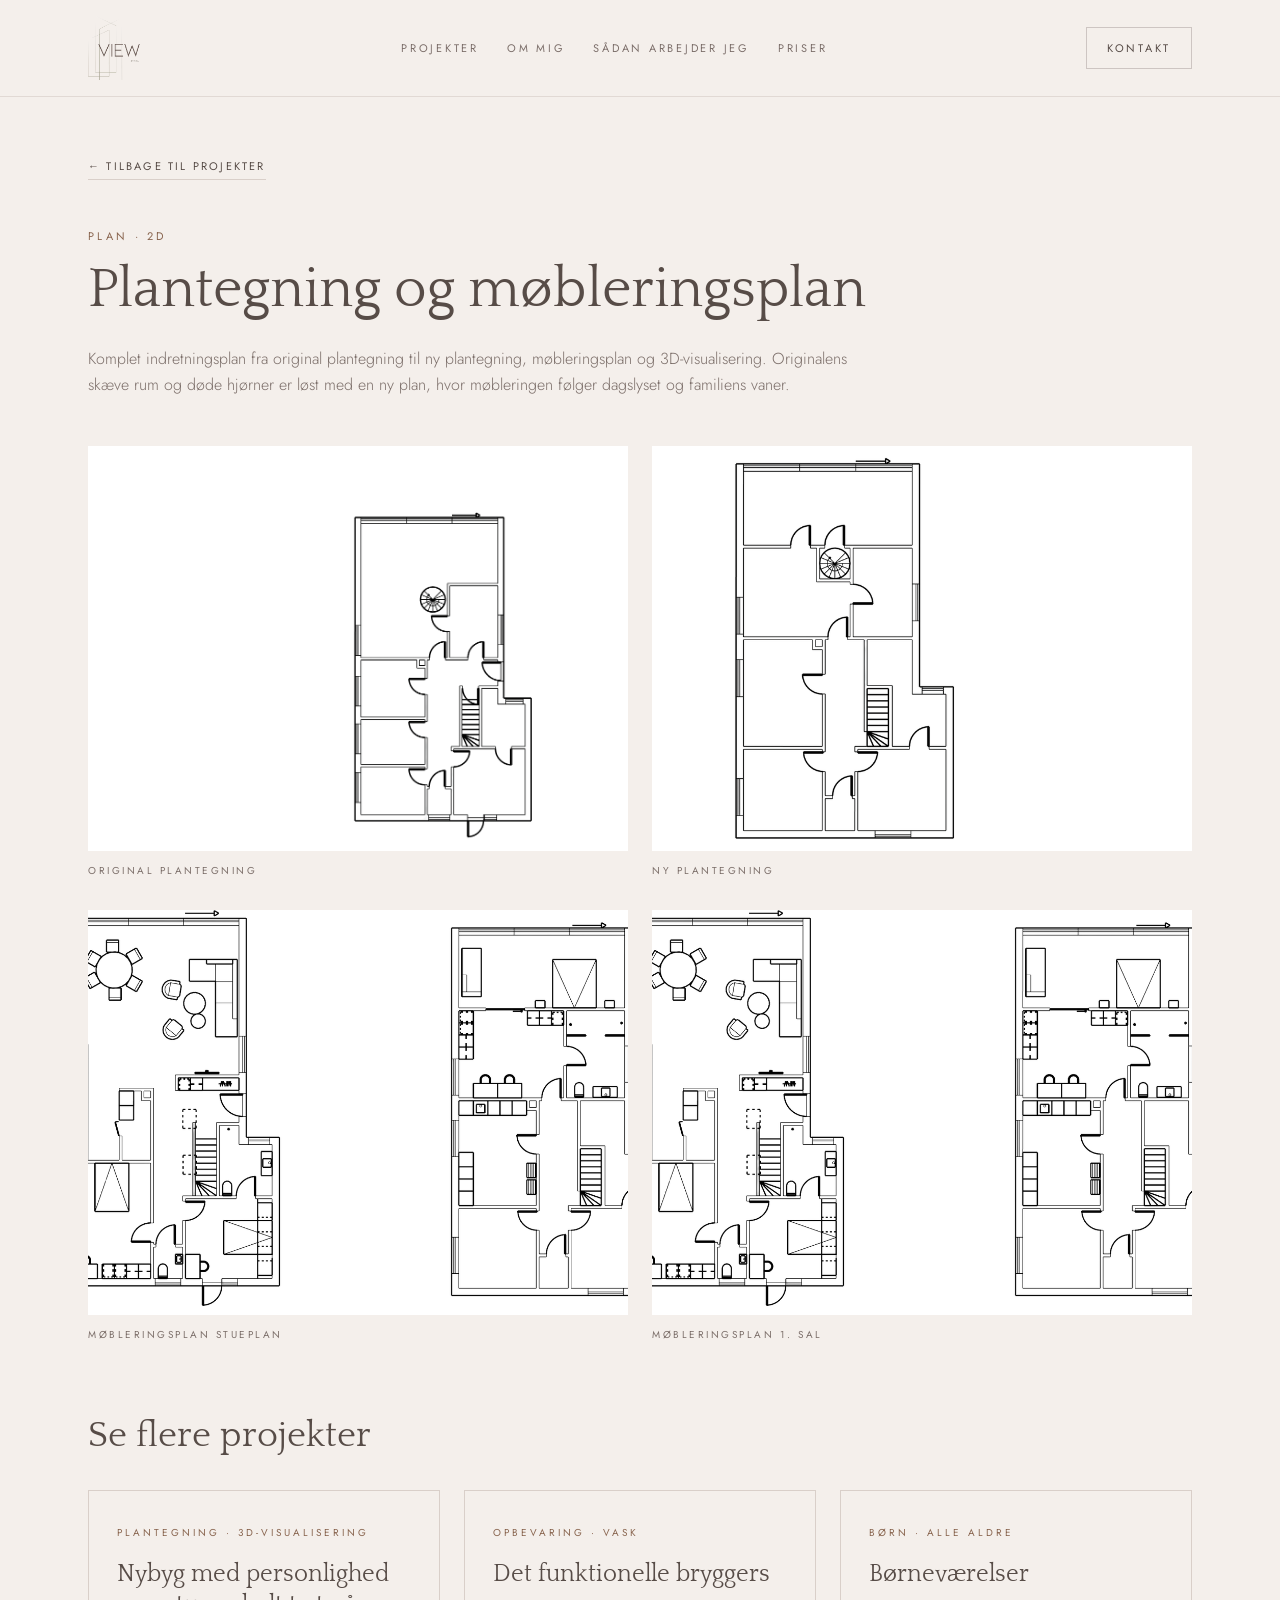
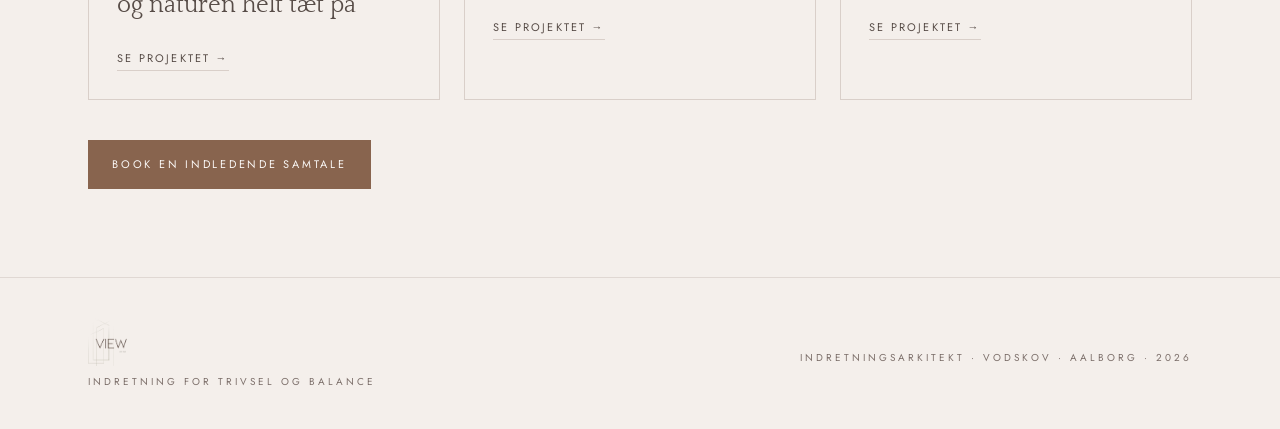
<file: projekter/plantegninger/index.html>
<!DOCTYPE html>
<html lang="en"><head>
			
			
    <meta charset="UTF-8">
    
    
    <meta name="viewport" content="width=device-width, initial-scale=1.0">
    <title>Website Rebuilder</title>
    <meta name="description" content="Quickly rebuild and redesign your existing website with ease.">
    <meta name="author" content="Atoms">

    <meta property="og:title" content="Website Rebuilder">
    <meta property="og:description" content="Quickly rebuild and redesign your existing website with ease.">
    <meta property="og:image" content="https://public-frontend-1300249583.cos.ap-nanjing.myqcloud.com/commonfile/defautl_logo_light.png">
    <meta property="og:type" content="website">

    <meta name="twitter:title" content="Website Rebuilder">
    <meta name="twitter:description" content="Quickly rebuild and redesign your existing website with ease.">
    <meta name="twitter:image" content="https://public-frontend-1300249583.cos.ap-nanjing.myqcloud.com/commonfile/defautl_logo_light.png">
    
    
    
    
    
    <link rel="stylesheet" href="../../assets/index-Bh8sebw5.css"><link rel="stylesheet" href="../../assets/original.css"><link rel="icon" href="../../assets/logo.png"><style>.mobile-nav[hidden]{display:none}.menu-toggle svg[hidden]{display:none}</style>
    
  </head>

  <body>
    <div id="root"><section aria-label="Notifications alt+T" tabindex="-1" aria-live="polite" aria-relevant="additions text" aria-atomic="false"></section><div class="site min-h-screen bg-background font-body text-foreground"><header class="site-header"><div class="header-inner"><a href="../../index.html#top" aria-label="View by Mia — forsiden"><img src="../../assets/logo.png" alt="View by Mia" class="site-logo" loading="eager" decoding="sync"></a><nav class="desktop-nav" aria-label="Hovedmenu"><a href="../../index.html#projekter">Projekter</a><a href="../../index.html#om">Om mig</a><a href="../../index.html#proces">Sådan arbejder jeg</a><a href="../../index.html#priser">Priser</a></nav><div class="header-actions"><a class="contact-link" href="../../index.html#kontakt">Kontakt</a><button class="menu-toggle" aria-label="Åbn menu" aria-expanded="false" aria-controls="mobile-nav"><svg xmlns="http://www.w3.org/2000/svg" width="22" height="22" viewBox="0 0 24 24" fill="none" stroke="currentColor" stroke-width="2" stroke-linecap="round" stroke-linejoin="round" class="lucide lucide-menu"><line x1="4" x2="20" y1="12" y2="12"></line><line x1="4" x2="20" y1="6" y2="6"></line><line x1="4" x2="20" y1="18" y2="18"></line></svg><svg xmlns="http://www.w3.org/2000/svg" width="22" height="22" viewBox="0 0 24 24" fill="none" stroke="currentColor" stroke-width="2" stroke-linecap="round" stroke-linejoin="round" class="lucide lucide-x" hidden><path d="M18 6 6 18"></path><path d="m6 6 12 12"></path></svg></button></div></div><nav id="mobile-nav" class="mobile-nav" aria-label="Mobilmenu" hidden><a href="../../index.html#projekter">Projekter</a><a href="../../index.html#om">Om mig</a><a href="../../index.html#proces">Sådan arbejder jeg</a><a href="../../index.html#priser">Priser</a></nav></header><main class="project-page"><a class="back-link" href="../../index.html#projekter">← Tilbage til projekter</a><p class="eyebrow">Plan · 2D</p><h1>Plantegning og møbleringsplan</h1><p class="project-description">Komplet indretningsplan fra original plantegning til ny plantegning, møbleringsplan og 3D-visualisering. Originalens skæve rum og døde hjørner er løst med en ny plan, hvor møbleringen følger dagslyset og familiens vaner.</p><div class="project-gallery"><figure><img src="../../assets/p18-2-w-kQU0GQ3A.png" alt="Plantegning og møbleringsplan: Original plantegning" loading="eager" decoding="sync"><figcaption>Original plantegning</figcaption></figure><figure><img src="../../assets/p18-3-w-xqcNfXzf.png" alt="Plantegning og møbleringsplan: Ny plantegning" loading="eager" decoding="sync"><figcaption>Ny plantegning</figcaption></figure><figure><img src="../../assets/p18-0-w-O8QVQfnF.png" alt="Plantegning og møbleringsplan: Møbleringsplan stueplan" loading="eager" decoding="sync"><figcaption>Møbleringsplan stueplan</figcaption></figure><figure><img src="../../assets/p18-1-w-w94ffynB.png" alt="Plantegning og møbleringsplan: Møbleringsplan 1. sal" loading="eager" decoding="sync"><figcaption>Møbleringsplan 1. sal</figcaption></figure></div><section class="related-projects"><h2>Se flere projekter</h2><div><a href="../../projekter/70er-huset/"><span class="eyebrow">Plantegning · 3D-visualisering</span><h3>Nybyg med personlighed og naturen helt tæt på</h3><span class="text-link">Se projektet →</span></a><a href="../../projekter/bryggers/"><span class="eyebrow">Opbevaring · Vask</span><h3>Det funktionelle bryggers</h3><span class="text-link">Se projektet →</span></a><a href="../../projekter/boernevaerelser/"><span class="eyebrow">Børn · Alle aldre</span><h3>Børneværelser</h3><span class="text-link">Se projektet →</span></a></div></section><a class="project-book" href="../../index.html#kontakt">Book en indledende samtale</a></main><footer class="site-footer"><div class="footer-inner"><div><a href="../../index.html#top"><img src="../../assets/logo.png" alt="View by Mia" loading="eager" decoding="sync"></a><p>Indretning for trivsel og balance</p></div><p>Indretningsarkitekt · Vodskov · Aalborg · 2026</p></div></footer></div></div>
  

<script src="../../assets/site.js" defer></script></body></html>
</file>
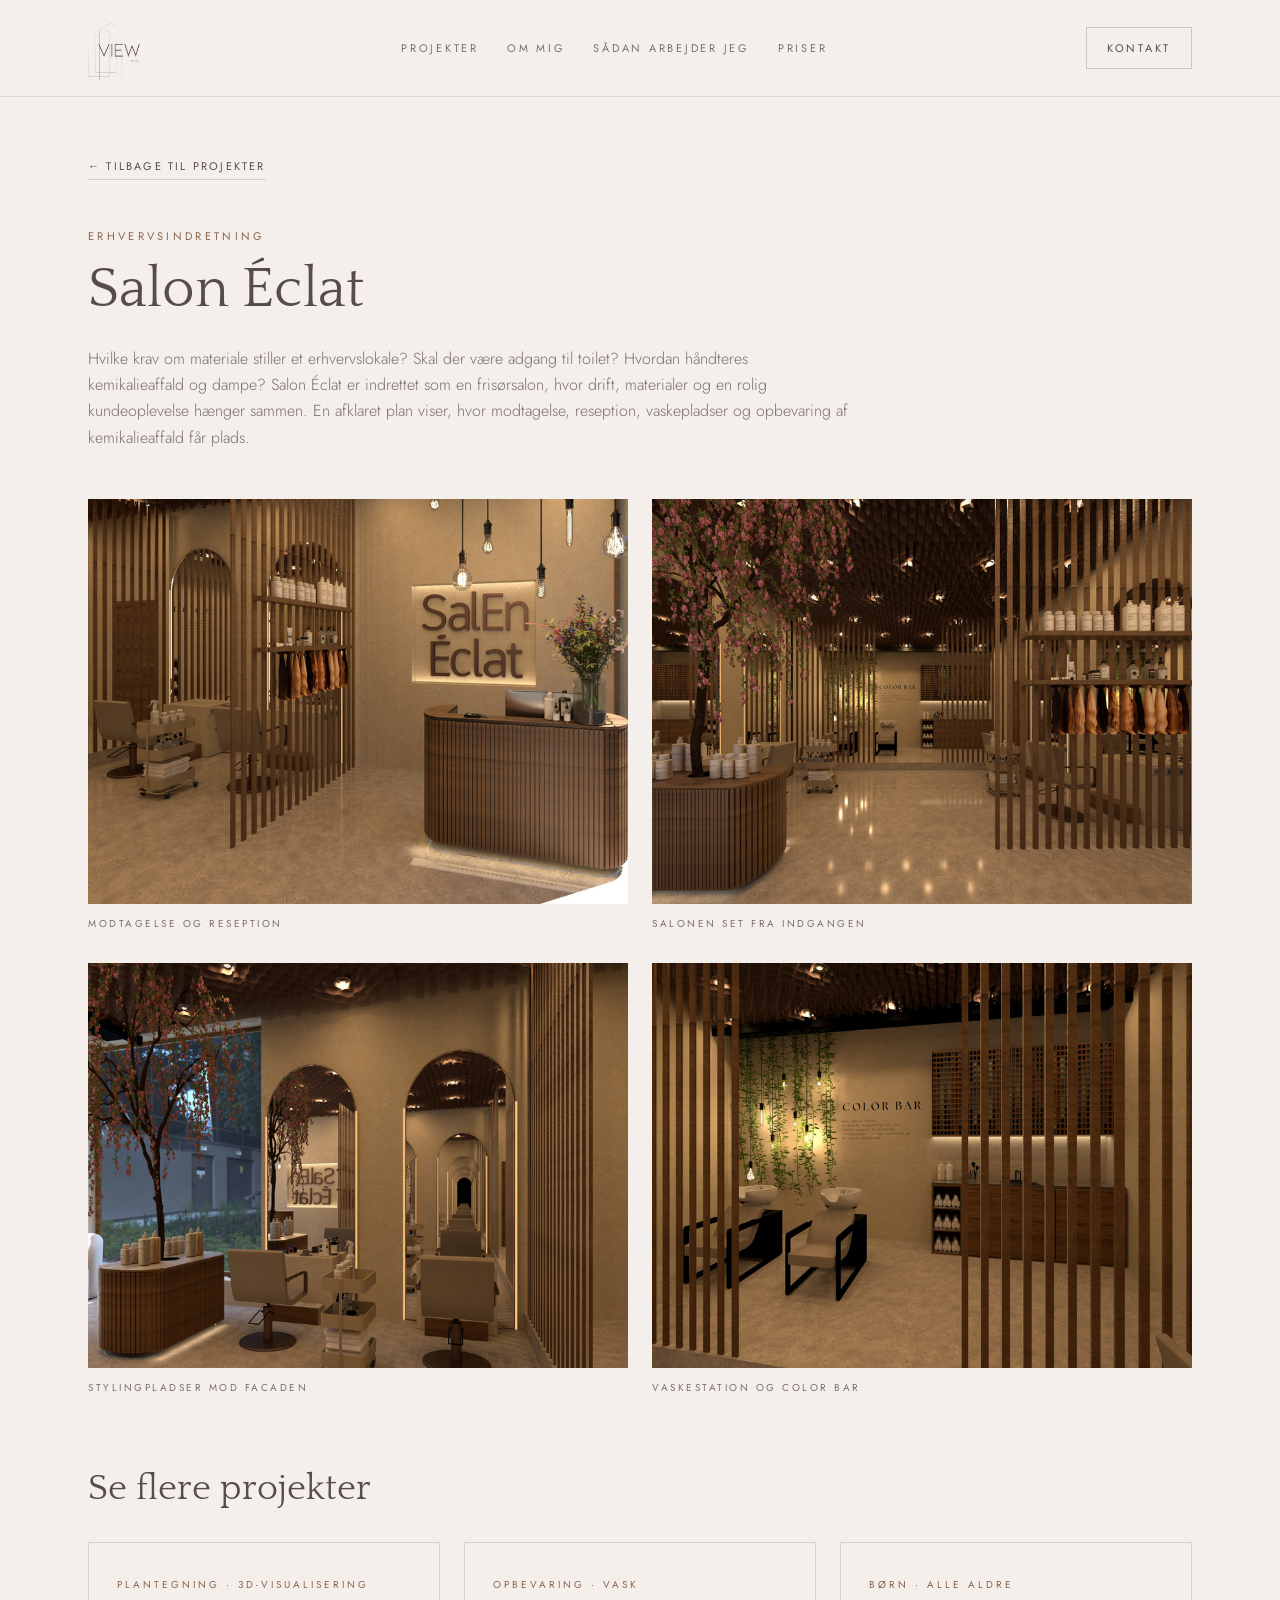
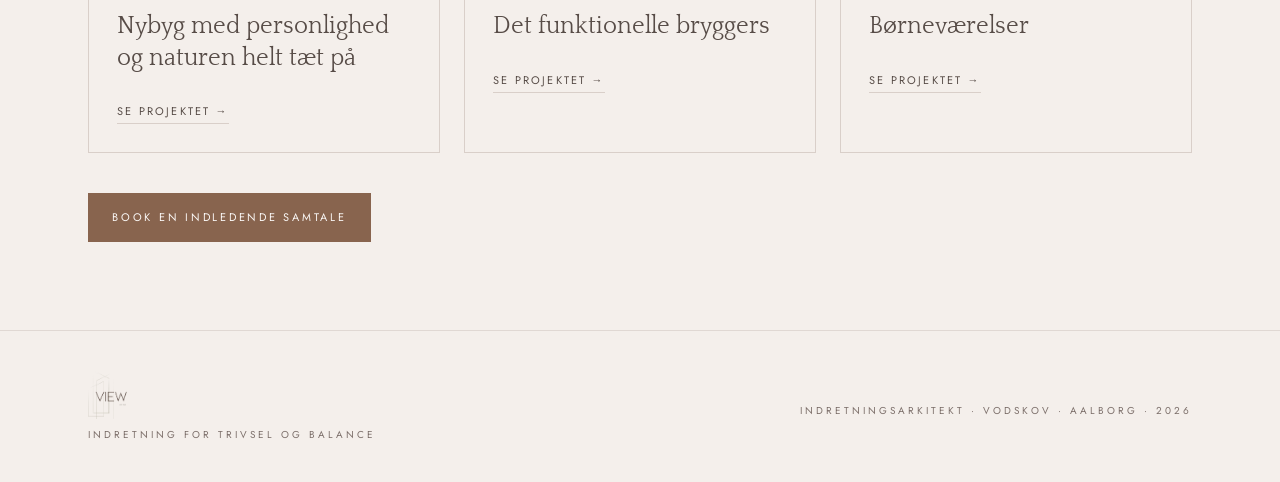
<file: projekter/salon-eclat/index.html>
<!DOCTYPE html>
<html lang="en"><head>
			
			
    <meta charset="UTF-8">
    
    
    <meta name="viewport" content="width=device-width, initial-scale=1.0">
    <title>Website Rebuilder</title>
    <meta name="description" content="Quickly rebuild and redesign your existing website with ease.">
    <meta name="author" content="Atoms">

    <meta property="og:title" content="Website Rebuilder">
    <meta property="og:description" content="Quickly rebuild and redesign your existing website with ease.">
    <meta property="og:image" content="https://public-frontend-1300249583.cos.ap-nanjing.myqcloud.com/commonfile/defautl_logo_light.png">
    <meta property="og:type" content="website">

    <meta name="twitter:title" content="Website Rebuilder">
    <meta name="twitter:description" content="Quickly rebuild and redesign your existing website with ease.">
    <meta name="twitter:image" content="https://public-frontend-1300249583.cos.ap-nanjing.myqcloud.com/commonfile/defautl_logo_light.png">
    
    
    
    
    
    <link rel="stylesheet" href="../../assets/index-Bh8sebw5.css"><link rel="stylesheet" href="../../assets/original.css"><link rel="icon" href="../../assets/logo.png"><style>.mobile-nav[hidden]{display:none}.menu-toggle svg[hidden]{display:none}</style>
    
  </head>

  <body>
    <div id="root"><section aria-label="Notifications alt+T" tabindex="-1" aria-live="polite" aria-relevant="additions text" aria-atomic="false"></section><div class="site min-h-screen bg-background font-body text-foreground"><header class="site-header"><div class="header-inner"><a href="../../index.html#top" aria-label="View by Mia — forsiden"><img src="../../assets/logo.png" alt="View by Mia" class="site-logo" loading="eager" decoding="sync"></a><nav class="desktop-nav" aria-label="Hovedmenu"><a href="../../index.html#projekter">Projekter</a><a href="../../index.html#om">Om mig</a><a href="../../index.html#proces">Sådan arbejder jeg</a><a href="../../index.html#priser">Priser</a></nav><div class="header-actions"><a class="contact-link" href="../../index.html#kontakt">Kontakt</a><button class="menu-toggle" aria-label="Åbn menu" aria-expanded="false" aria-controls="mobile-nav"><svg xmlns="http://www.w3.org/2000/svg" width="22" height="22" viewBox="0 0 24 24" fill="none" stroke="currentColor" stroke-width="2" stroke-linecap="round" stroke-linejoin="round" class="lucide lucide-menu"><line x1="4" x2="20" y1="12" y2="12"></line><line x1="4" x2="20" y1="6" y2="6"></line><line x1="4" x2="20" y1="18" y2="18"></line></svg><svg xmlns="http://www.w3.org/2000/svg" width="22" height="22" viewBox="0 0 24 24" fill="none" stroke="currentColor" stroke-width="2" stroke-linecap="round" stroke-linejoin="round" class="lucide lucide-x" hidden><path d="M18 6 6 18"></path><path d="m6 6 12 12"></path></svg></button></div></div><nav id="mobile-nav" class="mobile-nav" aria-label="Mobilmenu" hidden><a href="../../index.html#projekter">Projekter</a><a href="../../index.html#om">Om mig</a><a href="../../index.html#proces">Sådan arbejder jeg</a><a href="../../index.html#priser">Priser</a></nav></header><main class="project-page"><a class="back-link" href="../../index.html#projekter">← Tilbage til projekter</a><p class="eyebrow">Erhvervsindretning</p><h1>Salon Éclat</h1><p class="project-description">Hvilke krav om materiale stiller et erhvervslokale? Skal der være adgang til toilet? Hvordan håndteres kemikalieaffald og dampe? Salon Éclat er indrettet som en frisørsalon, hvor drift, materialer og en rolig kundeoplevelse hænger sammen. En afklaret plan viser, hvor modtagelse, reseption, vaskepladser og opbevaring af kemikalieaffald får plads.</p><div class="project-gallery"><figure><img src="../../assets/p14-5-1cQ3TWyU.png" alt="Salon Éclat: Modtagelse og reseption" loading="eager" decoding="sync"><figcaption>Modtagelse og reseption</figcaption></figure><figure><img src="../../assets/p14-6-s9nW6jwM.png" alt="Salon Éclat: Salonen set fra indgangen" loading="eager" decoding="sync"><figcaption>Salonen set fra indgangen</figcaption></figure><figure><img src="../../assets/p14-7-4dm_dMWD.png" alt="Salon Éclat: Stylingpladser mod facaden" loading="eager" decoding="sync"><figcaption>Stylingpladser mod facaden</figcaption></figure><figure><img src="../../assets/p14-8-iODTAx7u.png" alt="Salon Éclat: Vaskestation og color bar" loading="eager" decoding="sync"><figcaption>Vaskestation og color bar</figcaption></figure></div><section class="related-projects"><h2>Se flere projekter</h2><div><a href="../../projekter/70er-huset/"><span class="eyebrow">Plantegning · 3D-visualisering</span><h3>Nybyg med personlighed og naturen helt tæt på</h3><span class="text-link">Se projektet →</span></a><a href="../../projekter/bryggers/"><span class="eyebrow">Opbevaring · Vask</span><h3>Det funktionelle bryggers</h3><span class="text-link">Se projektet →</span></a><a href="../../projekter/boernevaerelser/"><span class="eyebrow">Børn · Alle aldre</span><h3>Børneværelser</h3><span class="text-link">Se projektet →</span></a></div></section><a class="project-book" href="../../index.html#kontakt">Book en indledende samtale</a></main><footer class="site-footer"><div class="footer-inner"><div><a href="../../index.html#top"><img src="../../assets/logo.png" alt="View by Mia" loading="eager" decoding="sync"></a><p>Indretning for trivsel og balance</p></div><p>Indretningsarkitekt · Vodskov · Aalborg · 2026</p></div></footer></div></div>
  

<script src="../../assets/site.js" defer></script></body></html>
</file>
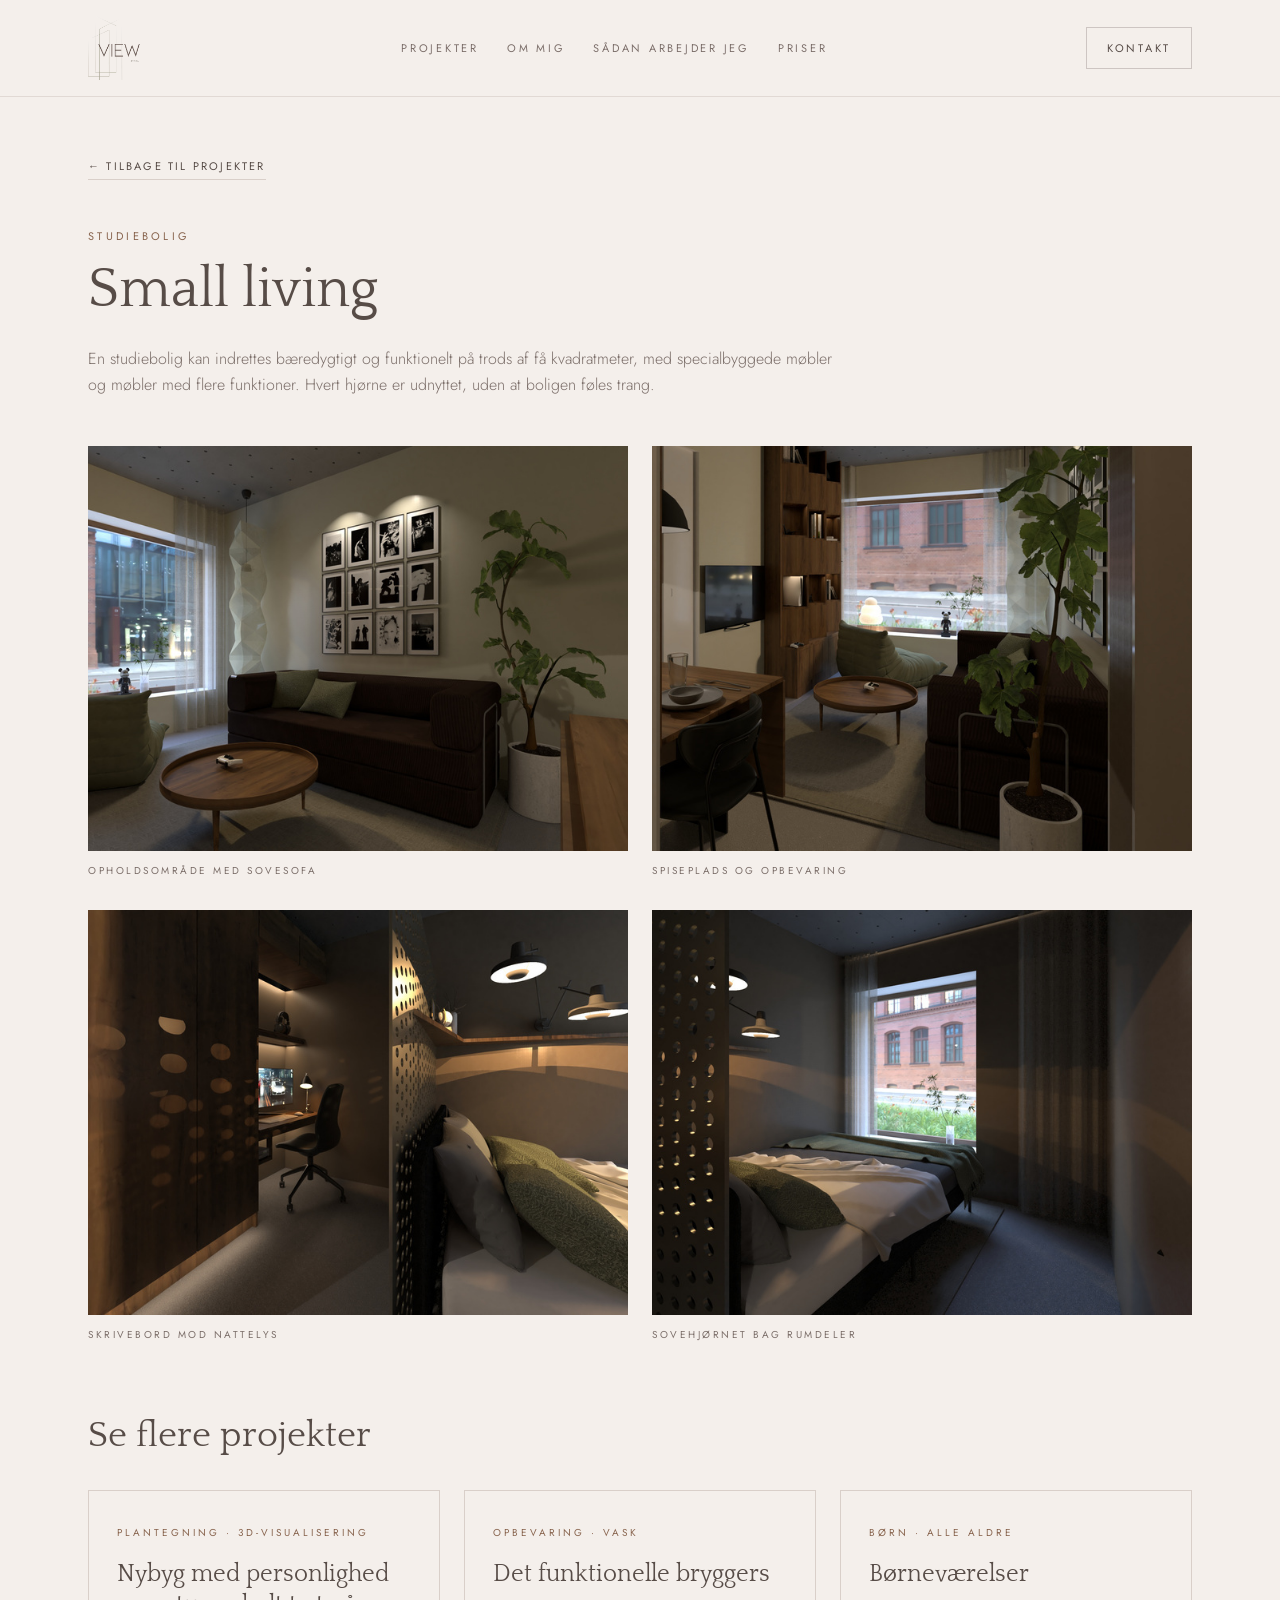
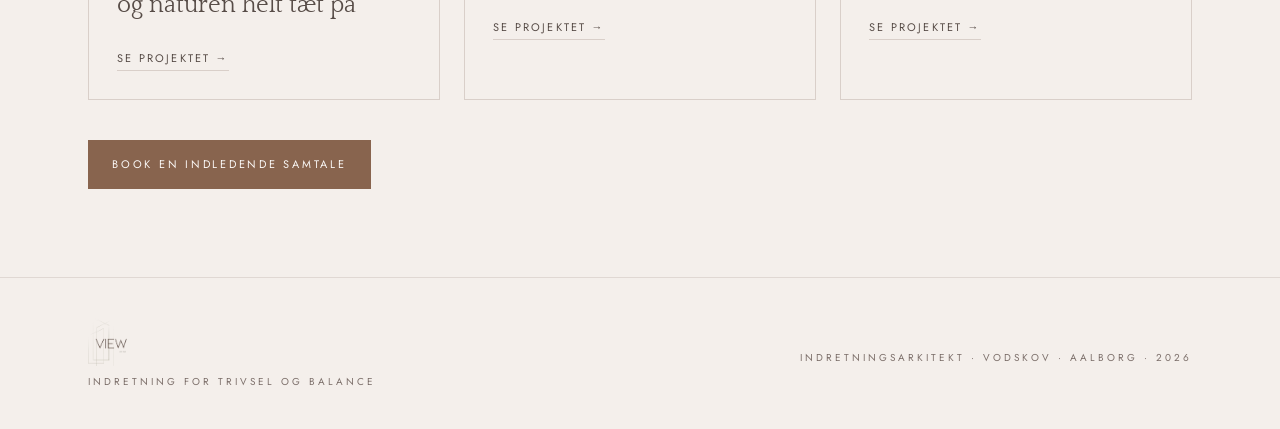
<file: projekter/small-living/index.html>
<!DOCTYPE html>
<html lang="en"><head>
			
			
    <meta charset="UTF-8">
    
    
    <meta name="viewport" content="width=device-width, initial-scale=1.0">
    <title>Website Rebuilder</title>
    <meta name="description" content="Quickly rebuild and redesign your existing website with ease.">
    <meta name="author" content="Atoms">

    <meta property="og:title" content="Website Rebuilder">
    <meta property="og:description" content="Quickly rebuild and redesign your existing website with ease.">
    <meta property="og:image" content="https://public-frontend-1300249583.cos.ap-nanjing.myqcloud.com/commonfile/defautl_logo_light.png">
    <meta property="og:type" content="website">

    <meta name="twitter:title" content="Website Rebuilder">
    <meta name="twitter:description" content="Quickly rebuild and redesign your existing website with ease.">
    <meta name="twitter:image" content="https://public-frontend-1300249583.cos.ap-nanjing.myqcloud.com/commonfile/defautl_logo_light.png">
    
    
    
    
    
    <link rel="stylesheet" href="../../assets/index-Bh8sebw5.css"><link rel="stylesheet" href="../../assets/original.css"><link rel="icon" href="../../assets/logo.png"><style>.mobile-nav[hidden]{display:none}.menu-toggle svg[hidden]{display:none}</style>
    
  </head>

  <body>
    <div id="root"><section aria-label="Notifications alt+T" tabindex="-1" aria-live="polite" aria-relevant="additions text" aria-atomic="false"></section><div class="site min-h-screen bg-background font-body text-foreground"><header class="site-header"><div class="header-inner"><a href="../../index.html#top" aria-label="View by Mia — forsiden"><img src="../../assets/logo.png" alt="View by Mia" class="site-logo" loading="eager" decoding="sync"></a><nav class="desktop-nav" aria-label="Hovedmenu"><a href="../../index.html#projekter">Projekter</a><a href="../../index.html#om">Om mig</a><a href="../../index.html#proces">Sådan arbejder jeg</a><a href="../../index.html#priser">Priser</a></nav><div class="header-actions"><a class="contact-link" href="../../index.html#kontakt">Kontakt</a><button class="menu-toggle" aria-label="Åbn menu" aria-expanded="false" aria-controls="mobile-nav"><svg xmlns="http://www.w3.org/2000/svg" width="22" height="22" viewBox="0 0 24 24" fill="none" stroke="currentColor" stroke-width="2" stroke-linecap="round" stroke-linejoin="round" class="lucide lucide-menu"><line x1="4" x2="20" y1="12" y2="12"></line><line x1="4" x2="20" y1="6" y2="6"></line><line x1="4" x2="20" y1="18" y2="18"></line></svg><svg xmlns="http://www.w3.org/2000/svg" width="22" height="22" viewBox="0 0 24 24" fill="none" stroke="currentColor" stroke-width="2" stroke-linecap="round" stroke-linejoin="round" class="lucide lucide-x" hidden><path d="M18 6 6 18"></path><path d="m6 6 12 12"></path></svg></button></div></div><nav id="mobile-nav" class="mobile-nav" aria-label="Mobilmenu" hidden><a href="../../index.html#projekter">Projekter</a><a href="../../index.html#om">Om mig</a><a href="../../index.html#proces">Sådan arbejder jeg</a><a href="../../index.html#priser">Priser</a></nav></header><main class="project-page"><a class="back-link" href="../../index.html#projekter">← Tilbage til projekter</a><p class="eyebrow">Studiebolig</p><h1>Small living</h1><p class="project-description">En studiebolig kan indrettes bæredygtigt og funktionelt på trods af få kvadratmeter, med specialbyggede møbler og møbler med flere funktioner. Hvert hjørne er udnyttet, uden at boligen føles trang.</p><div class="project-gallery"><figure><img src="../../assets/p15-2-jOpZ5Kvw.png" alt="Small living: Opholdsområde med sovesofa" loading="eager" decoding="sync"><figcaption>Opholdsområde med sovesofa</figcaption></figure><figure><img src="../../assets/p15-3-kj1MOSIq.png" alt="Small living: Spiseplads og opbevaring" loading="eager" decoding="sync"><figcaption>Spiseplads og opbevaring</figcaption></figure><figure><img src="../../assets/p15-4-ffrehGbA.png" alt="Small living: Skrivebord mod nattelys" loading="eager" decoding="sync"><figcaption>Skrivebord mod nattelys</figcaption></figure><figure><img src="../../assets/p15-5-NKVnuWFB.png" alt="Small living: Sovehjørnet bag rumdeler" loading="eager" decoding="sync"><figcaption>Sovehjørnet bag rumdeler</figcaption></figure></div><section class="related-projects"><h2>Se flere projekter</h2><div><a href="../../projekter/70er-huset/"><span class="eyebrow">Plantegning · 3D-visualisering</span><h3>Nybyg med personlighed og naturen helt tæt på</h3><span class="text-link">Se projektet →</span></a><a href="../../projekter/bryggers/"><span class="eyebrow">Opbevaring · Vask</span><h3>Det funktionelle bryggers</h3><span class="text-link">Se projektet →</span></a><a href="../../projekter/boernevaerelser/"><span class="eyebrow">Børn · Alle aldre</span><h3>Børneværelser</h3><span class="text-link">Se projektet →</span></a></div></section><a class="project-book" href="../../index.html#kontakt">Book en indledende samtale</a></main><footer class="site-footer"><div class="footer-inner"><div><a href="../../index.html#top"><img src="../../assets/logo.png" alt="View by Mia" loading="eager" decoding="sync"></a><p>Indretning for trivsel og balance</p></div><p>Indretningsarkitekt · Vodskov · Aalborg · 2026</p></div></footer></div></div>
  

<script src="../../assets/site.js" defer></script></body></html>
</file>
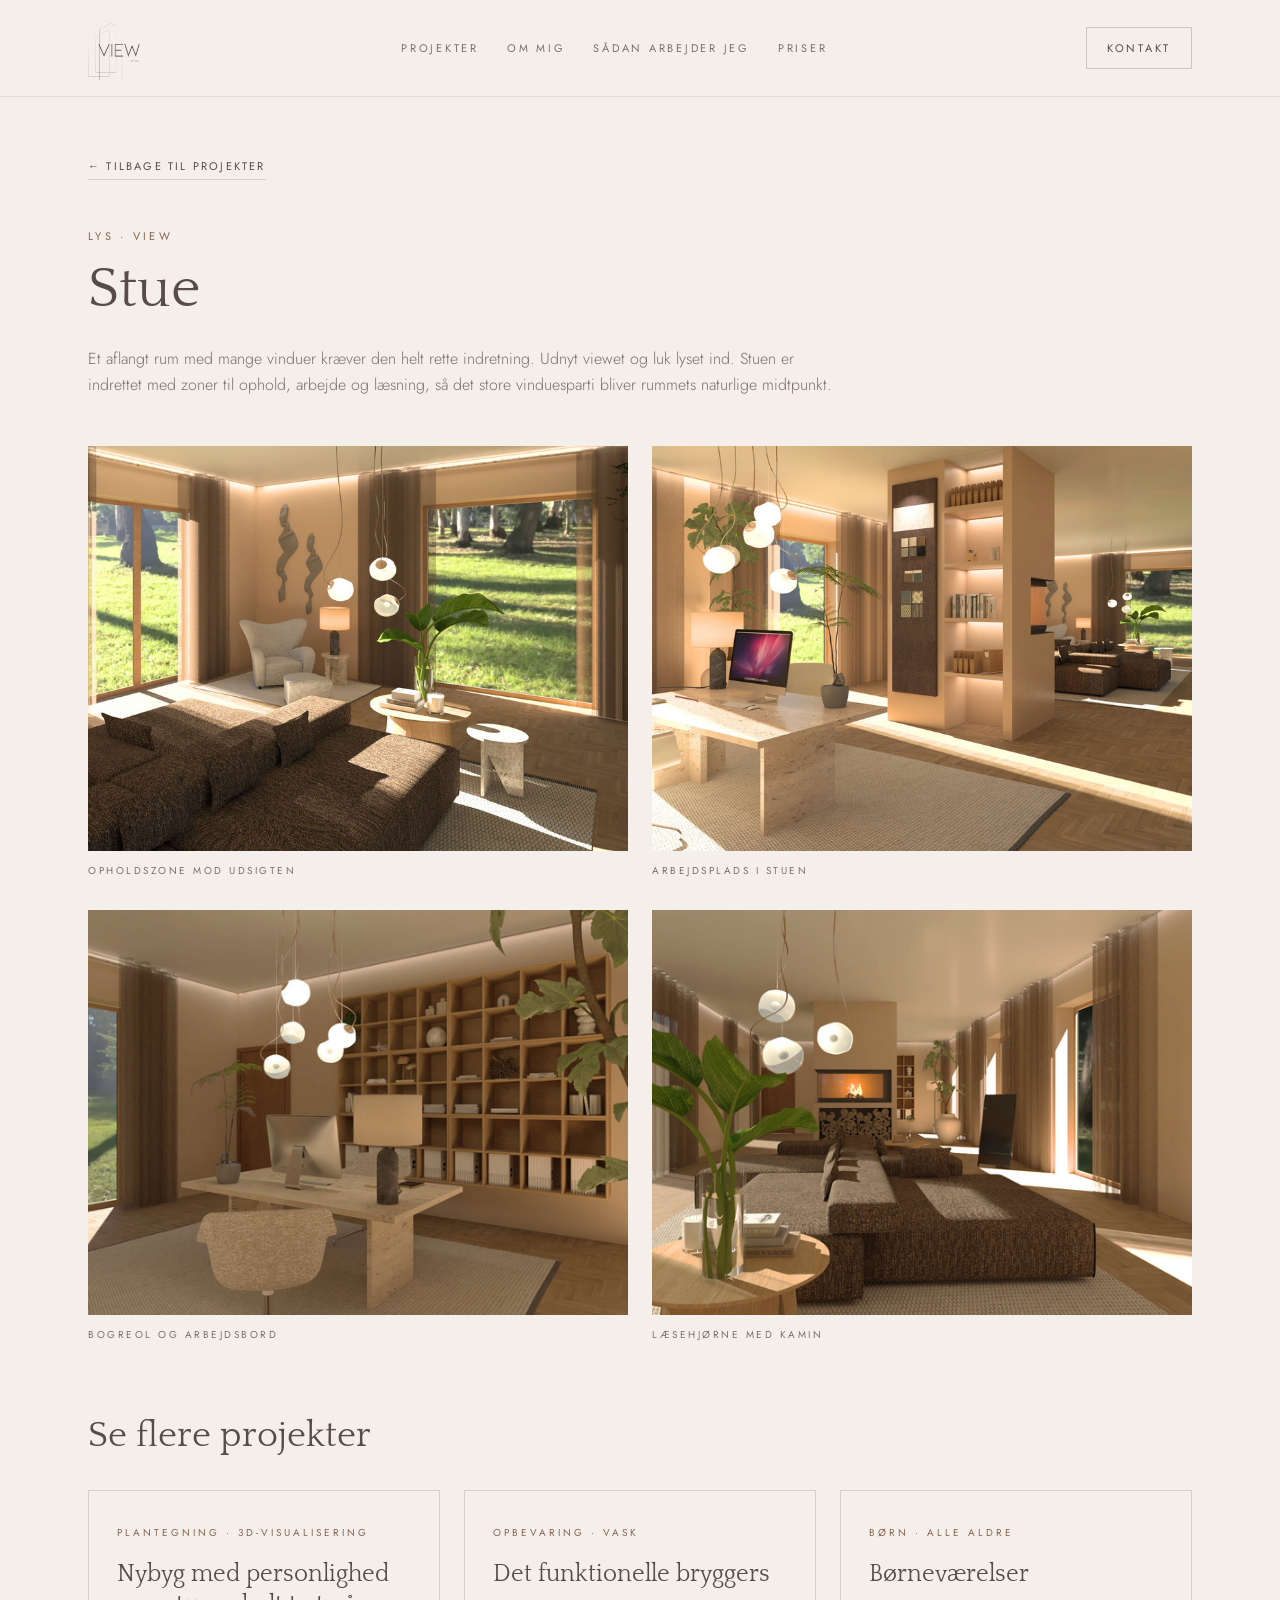
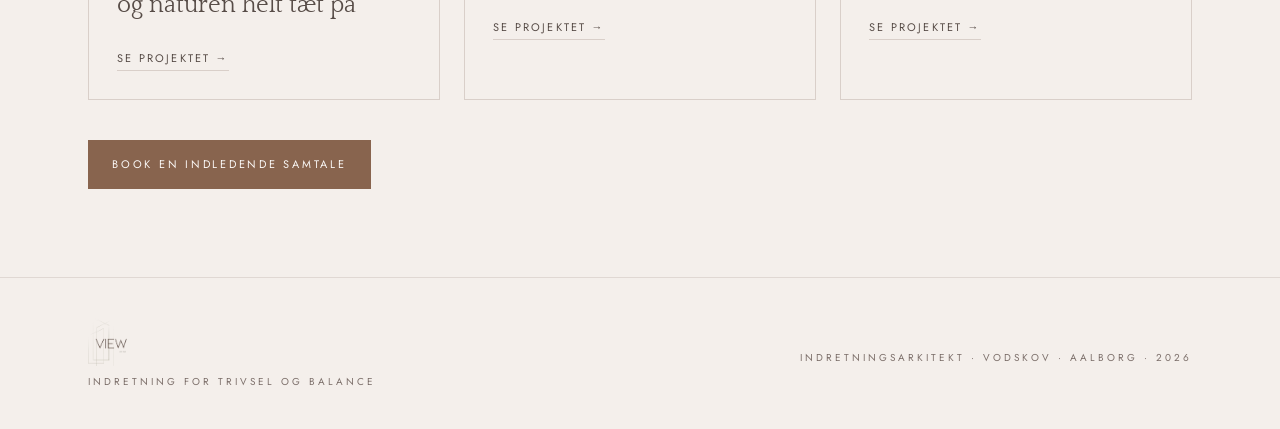
<file: projekter/stue/index.html>
<!DOCTYPE html>
<html lang="en"><head>
			
			
    <meta charset="UTF-8">
    
    
    <meta name="viewport" content="width=device-width, initial-scale=1.0">
    <title>Website Rebuilder</title>
    <meta name="description" content="Quickly rebuild and redesign your existing website with ease.">
    <meta name="author" content="Atoms">

    <meta property="og:title" content="Website Rebuilder">
    <meta property="og:description" content="Quickly rebuild and redesign your existing website with ease.">
    <meta property="og:image" content="https://public-frontend-1300249583.cos.ap-nanjing.myqcloud.com/commonfile/defautl_logo_light.png">
    <meta property="og:type" content="website">

    <meta name="twitter:title" content="Website Rebuilder">
    <meta name="twitter:description" content="Quickly rebuild and redesign your existing website with ease.">
    <meta name="twitter:image" content="https://public-frontend-1300249583.cos.ap-nanjing.myqcloud.com/commonfile/defautl_logo_light.png">
    
    
    
    
    
    <link rel="stylesheet" href="../../assets/index-Bh8sebw5.css"><link rel="stylesheet" href="../../assets/original.css"><link rel="icon" href="../../assets/logo.png"><style>.mobile-nav[hidden]{display:none}.menu-toggle svg[hidden]{display:none}</style>
    
  </head>

  <body>
    <div id="root"><section aria-label="Notifications alt+T" tabindex="-1" aria-live="polite" aria-relevant="additions text" aria-atomic="false"></section><div class="site min-h-screen bg-background font-body text-foreground"><header class="site-header"><div class="header-inner"><a href="../../index.html#top" aria-label="View by Mia — forsiden"><img src="../../assets/logo.png" alt="View by Mia" class="site-logo" loading="eager" decoding="sync"></a><nav class="desktop-nav" aria-label="Hovedmenu"><a href="../../index.html#projekter">Projekter</a><a href="../../index.html#om">Om mig</a><a href="../../index.html#proces">Sådan arbejder jeg</a><a href="../../index.html#priser">Priser</a></nav><div class="header-actions"><a class="contact-link" href="../../index.html#kontakt">Kontakt</a><button class="menu-toggle" aria-label="Åbn menu" aria-expanded="false" aria-controls="mobile-nav"><svg xmlns="http://www.w3.org/2000/svg" width="22" height="22" viewBox="0 0 24 24" fill="none" stroke="currentColor" stroke-width="2" stroke-linecap="round" stroke-linejoin="round" class="lucide lucide-menu"><line x1="4" x2="20" y1="12" y2="12"></line><line x1="4" x2="20" y1="6" y2="6"></line><line x1="4" x2="20" y1="18" y2="18"></line></svg><svg xmlns="http://www.w3.org/2000/svg" width="22" height="22" viewBox="0 0 24 24" fill="none" stroke="currentColor" stroke-width="2" stroke-linecap="round" stroke-linejoin="round" class="lucide lucide-x" hidden><path d="M18 6 6 18"></path><path d="m6 6 12 12"></path></svg></button></div></div><nav id="mobile-nav" class="mobile-nav" aria-label="Mobilmenu" hidden><a href="../../index.html#projekter">Projekter</a><a href="../../index.html#om">Om mig</a><a href="../../index.html#proces">Sådan arbejder jeg</a><a href="../../index.html#priser">Priser</a></nav></header><main class="project-page"><a class="back-link" href="../../index.html#projekter">← Tilbage til projekter</a><p class="eyebrow">Lys · View</p><h1>Stue</h1><p class="project-description">Et aflangt rum med mange vinduer kræver den helt rette indretning. Udnyt viewet og luk lyset ind. Stuen er indrettet med zoner til ophold, arbejde og læsning, så det store vinduesparti bliver rummets naturlige midtpunkt.</p><div class="project-gallery"><figure><img src="../../assets/p16-6-l5l5nCxv.png" alt="Stue: Opholdszone mod udsigten" loading="eager" decoding="sync"><figcaption>Opholdszone mod udsigten</figcaption></figure><figure><img src="../../assets/p16-7-F7nULw5I.png" alt="Stue: Arbejdsplads i stuen" loading="eager" decoding="sync"><figcaption>Arbejdsplads i stuen</figcaption></figure><figure><img src="../../assets/p16-8-aazgFAcv.png" alt="Stue: Bogreol og arbejdsbord" loading="eager" decoding="sync"><figcaption>Bogreol og arbejdsbord</figcaption></figure><figure><img src="../../assets/p16-9-6lnV4x4a.png" alt="Stue: Læsehjørne med kamin" loading="eager" decoding="sync"><figcaption>Læsehjørne med kamin</figcaption></figure></div><section class="related-projects"><h2>Se flere projekter</h2><div><a href="../../projekter/70er-huset/"><span class="eyebrow">Plantegning · 3D-visualisering</span><h3>Nybyg med personlighed og naturen helt tæt på</h3><span class="text-link">Se projektet →</span></a><a href="../../projekter/bryggers/"><span class="eyebrow">Opbevaring · Vask</span><h3>Det funktionelle bryggers</h3><span class="text-link">Se projektet →</span></a><a href="../../projekter/boernevaerelser/"><span class="eyebrow">Børn · Alle aldre</span><h3>Børneværelser</h3><span class="text-link">Se projektet →</span></a></div></section><a class="project-book" href="../../index.html#kontakt">Book en indledende samtale</a></main><footer class="site-footer"><div class="footer-inner"><div><a href="../../index.html#top"><img src="../../assets/logo.png" alt="View by Mia" loading="eager" decoding="sync"></a><p>Indretning for trivsel og balance</p></div><p>Indretningsarkitekt · Vodskov · Aalborg · 2026</p></div></footer></div></div>
  

<script src="../../assets/site.js" defer></script></body></html>
</file>
<file: assets/index-Bh8sebw5.css>
:root{font-family:Jost,Helvetica Neue,sans-serif}html{scroll-behavior:smooth}section[id]{scroll-margin-top:105px}a,button,summary{-webkit-tap-highlight-color:transparent}a:focus-visible,button:focus-visible,summary:focus-visible{outline:2px solid hsl(var(--clay-deep));outline-offset:4px}.site-header{position:sticky;top:0;z-index:40;background:hsl(var(--background) / .9);border-bottom:1px solid hsl(var(--border) / .7);-webkit-backdrop-filter:blur(10px);backdrop-filter:blur(10px)}.header-inner,.footer-inner{max-width:1152px;margin:auto;padding:16px 24px;display:flex;align-items:center;justify-content:space-between;gap:24px}.site-logo{height:64px;width:auto}.desktop-nav,.header-actions{display:flex;align-items:center;gap:28px}.desktop-nav a,.contact-link,.mobile-nav a{font-size:11px;text-transform:uppercase;letter-spacing:.25em}.desktop-nav a{color:hsl(var(--muted-foreground));padding:12px 0}.desktop-nav a:hover{color:hsl(var(--foreground))}.contact-link{border:1px solid hsl(var(--foreground) / .25);padding:12px 20px;transition:background .18s,color .18s}.contact-link:hover{background:hsl(var(--foreground));color:hsl(var(--background))}.menu-toggle{display:none;width:44px;height:44px;align-items:center;justify-content:center;cursor:pointer}.mobile-nav{border-top:1px solid hsl(var(--border));padding:12px 24px 20px;display:grid}.mobile-nav a{padding:16px 0}.site-footer{border-top:1px solid hsl(var(--border) / .7);padding:24px 0}.site-footer img{height:48px;width:auto}.site-footer p{font-size:10px;text-transform:uppercase;letter-spacing:.3em;color:hsl(var(--muted-foreground));margin-top:8px}.site .bg-primary{background:hsl(var(--clay-deep))}.site article.bg-foreground p,.site article.bg-foreground summary{color:hsl(var(--background) / .9)}.site article.bg-foreground a{color:hsl(var(--primary-foreground))}.site a[class*=border-foreground]:not(.bg-primary):hover{background:transparent;color:hsl(var(--foreground))}.site #projekter figure:first-child img{height:calc(100% - 24px)}.inquiry-form{display:grid;gap:24px}.form-row{display:grid;grid-template-columns:1fr 1fr;gap:24px}.inquiry-form label{display:block;font-size:10px;letter-spacing:.3em;text-transform:uppercase;color:hsl(var(--muted-foreground))}.inquiry-form input,.inquiry-form select,.inquiry-form textarea{width:100%;margin-top:8px;border:1px solid hsl(var(--input));background:hsl(var(--card));padding:12px 16px;font:300 14px/1.5 Jost,sans-serif;border-radius:0;outline:none}.inquiry-form input:focus,.inquiry-form select:focus,.inquiry-form textarea:focus{border-color:hsl(var(--foreground));box-shadow:0 0 0 1px hsl(var(--foreground))}.inquiry-form textarea{resize:vertical}.email-submit,.project-book{background:hsl(var(--clay-deep));color:hsl(var(--primary-foreground));padding:16px 24px;font:400 11px/1.5 Jost,sans-serif;text-transform:uppercase;letter-spacing:.25em;cursor:pointer;transition:background .18s}.email-submit:hover,.project-book:hover{background:#72523e}.form-note,.email-status{font-size:13px;font-weight:300;line-height:1.6;color:hsl(var(--muted-foreground))}.email-status{border-top:1px solid hsl(var(--border));padding-top:16px}.email-status a{text-decoration:underline}.project-page{max-width:1152px;padding:56px 24px 88px;margin:auto}.back-link,.text-link{display:inline-block;font-size:11px;text-transform:uppercase;letter-spacing:.2em;border-bottom:1px solid hsl(var(--border));padding-bottom:4px}.eyebrow{font-size:11px;text-transform:uppercase;letter-spacing:.3em;color:hsl(var(--clay-deep));margin-top:48px}.project-page h1{font:400 56px/1.1 Quattrocento,Georgia,serif;max-width:850px;margin-top:16px}.project-description{max-width:760px;font-size:16px;font-weight:300;line-height:1.65;margin-top:24px;color:hsl(var(--muted-foreground))}.image-disclosure{margin-top:20px;font-size:12px;color:hsl(var(--muted-foreground))}.project-gallery{display:grid;grid-template-columns:repeat(2,minmax(0,1fr));gap:32px 24px;margin-top:48px}.project-gallery img{width:100%;aspect-ratio:4/3;-o-object-fit:cover;object-fit:cover}.project-gallery figcaption{font-size:10px;text-transform:uppercase;letter-spacing:.25em;margin-top:12px;color:hsl(var(--muted-foreground))}.related-projects{margin:72px 0 40px}.related-projects h2{font:400 36px/1.2 Quattrocento,Georgia,serif}.related-projects>div{display:grid;grid-template-columns:repeat(3,1fr);gap:24px;margin-top:32px}.related-projects a{border:1px solid hsl(var(--border));padding:28px}.related-projects h3{font:400 24px/1.3 Quattrocento,Georgia,serif;margin:16px 0 24px}.related-projects .eyebrow{margin:0;font-size:10px}.project-book{display:inline-block}.visual-note{color:hsl(var(--muted-foreground));font-size:11px;font-weight:300;margin-top:8px}.signature-name{font-family:Quattrocento,Georgia,serif;font-size:28px;font-style:italic;margin-top:32px}@media (max-width: 767px){.desktop-nav{display:none}.header-actions{gap:10px}.menu-toggle{display:flex}.site-logo{height:52px}.header-inner{gap:12px;padding:12px 20px}.contact-link{padding:12px 14px;font-size:10px}.footer-inner{flex-wrap:wrap}.project-page h1{font-size:40px}.related-projects>div{grid-template-columns:1fr}}@media (max-width: 639px){.form-row,.project-gallery{grid-template-columns:1fr}.site #projekter figure:first-child img{height:auto;aspect-ratio:4/3}.site #top ul{gap:12px 20px}.project-page{padding:40px 20px 64px}}@media (prefers-reduced-motion: reduce){html{scroll-behavior:auto}*,*:before,*:after{transition-duration:0ms!important}}
</file>
<file: assets/original.css>
@import "https://fonts.googleapis.com/css2?family=Quattrocento:wght@400;700&family=Jost:wght@300;400;500;600&display=swap";@layer components;@layer properties{@supports (((-webkit-hyphens:none)) and (not (margin-trim:inline))) or ((-moz-orient:inline) and (not (color:rgb(from red r g b)))){*,:before,:after,::backdrop{--tw-translate-x:0;--tw-translate-y:0;--tw-translate-z:0;--tw-rotate-x:initial;--tw-rotate-y:initial;--tw-rotate-z:initial;--tw-skew-x:initial;--tw-skew-y:initial;--tw-space-y-reverse:0;--tw-space-x-reverse:0;--tw-border-style:solid;--tw-leading:initial;--tw-font-weight:initial;--tw-tracking:initial;--tw-ordinal:initial;--tw-slashed-zero:initial;--tw-numeric-figure:initial;--tw-numeric-spacing:initial;--tw-numeric-fraction:initial;--tw-shadow:0 0 #0000;--tw-shadow-color:initial;--tw-shadow-alpha:100%;--tw-inset-shadow:0 0 #0000;--tw-inset-shadow-color:initial;--tw-inset-shadow-alpha:100%;--tw-ring-color:initial;--tw-ring-shadow:0 0 #0000;--tw-inset-ring-color:initial;--tw-inset-ring-shadow:0 0 #0000;--tw-ring-inset:initial;--tw-ring-offset-width:0px;--tw-ring-offset-color:#fff;--tw-ring-offset-shadow:0 0 #0000;--tw-outline-style:solid;--tw-backdrop-blur:initial;--tw-backdrop-brightness:initial;--tw-backdrop-contrast:initial;--tw-backdrop-grayscale:initial;--tw-backdrop-hue-rotate:initial;--tw-backdrop-invert:initial;--tw-backdrop-opacity:initial;--tw-backdrop-saturate:initial;--tw-backdrop-sepia:initial;--tw-duration:initial;--tw-ease:initial;--tw-content:"";--tw-animation-delay:0s;--tw-animation-direction:normal;--tw-animation-duration:initial;--tw-animation-fill-mode:none;--tw-animation-iteration-count:1;--tw-enter-blur:0;--tw-enter-opacity:1;--tw-enter-rotate:0;--tw-enter-scale:1;--tw-enter-translate-x:0;--tw-enter-translate-y:0;--tw-exit-blur:0;--tw-exit-opacity:1;--tw-exit-rotate:0;--tw-exit-scale:1;--tw-exit-translate-x:0;--tw-exit-translate-y:0}}}@layer theme{:root,:host{--font-sans:-apple-system, BlinkMacSystemFont, "Segoe UI", Roboto, "Helvetica Neue", "Noto Sans", Arial, sans-serif, "Apple Color Emoji", "Segoe UI Emoji", "Segoe UI Symbol", "Noto Color Emoji";--font-mono:ui-monospace, SFMono-Regular, Menlo, Monaco, Consolas, "Liberation Mono", "Courier New", monospace;--color-black:#000;--color-white:#fff;--spacing:.25rem;--container-xs:20rem;--container-sm:24rem;--container-md:28rem;--container-lg:32rem;--container-xl:36rem;--container-2xl:42rem;--container-3xl:48rem;--container-4xl:56rem;--container-6xl:72rem;--text-xs:.75rem;--text-xs--line-height:calc(1 / .75);--text-sm:.875rem;--text-sm--line-height:calc(1.25 / .875);--text-base:1rem;--text-base--line-height:calc(1.5 / 1);--text-lg:1.125rem;--text-lg--line-height:calc(1.75 / 1.125);--text-xl:1.25rem;--text-xl--line-height:calc(1.75 / 1.25);--text-2xl:1.5rem;--text-2xl--line-height:calc(2 / 1.5);--text-3xl:1.875rem;--text-3xl--line-height:calc(2.25 / 1.875);--text-4xl:2.25rem;--text-4xl--line-height:calc(2.5 / 2.25);--text-5xl:3rem;--text-5xl--line-height:1;--text-6xl:3.75rem;--text-6xl--line-height:1;--text-7xl:4.5rem;--text-7xl--line-height:1;--font-weight-light:300;--font-weight-normal:400;--font-weight-medium:500;--font-weight-semibold:600;--tracking-tight:-.025em;--tracking-widest:.1em;--leading-snug:1.375;--leading-normal:1.5;--leading-relaxed:1.625;--radius-xs:.125rem;--ease-in-out:cubic-bezier(.4, 0, .2, 1);--animate-spin:spin 1s linear infinite;--animate-pulse:pulse 2s cubic-bezier(.4, 0, .6, 1) infinite;--aspect-video:16 / 9;--default-transition-duration:.15s;--default-transition-timing-function:cubic-bezier(.4, 0, .2, 1);--default-font-family:var(--font-sans);--default-mono-font-family:var(--font-mono);--font-body:"Jost", "Helvetica Neue", sans-serif;--color-border:hsl(var(--border))}}@layer base{*,:after,:before,::backdrop{box-sizing:border-box;border:0 solid;margin:0;padding:0}::file-selector-button{box-sizing:border-box;border:0 solid;margin:0;padding:0}html,:host{-webkit-text-size-adjust:100%;tab-size:4;line-height:1.5;font-family:var(--default-font-family,-apple-system, BlinkMacSystemFont, "Segoe UI", Roboto, "Helvetica Neue", "Noto Sans", Arial, sans-serif, "Apple Color Emoji", "Segoe UI Emoji", "Segoe UI Symbol", "Noto Color Emoji");font-feature-settings:var(--default-font-feature-settings,normal);font-variation-settings:var(--default-font-variation-settings,normal);-webkit-tap-highlight-color:transparent}hr{height:0;color:inherit;border-top-width:1px}abbr:where([title]){-webkit-text-decoration:underline dotted;text-decoration:underline dotted}h1,h2,h3,h4,h5,h6{font-size:inherit;font-weight:inherit}a{color:inherit;-webkit-text-decoration:inherit;-webkit-text-decoration:inherit;-webkit-text-decoration:inherit;-webkit-text-decoration:inherit;text-decoration:inherit}b,strong{font-weight:bolder}code,kbd,samp,pre{font-family:var(--default-mono-font-family,ui-monospace, SFMono-Regular, Menlo, Monaco, Consolas, "Liberation Mono", "Courier New", monospace);font-feature-settings:var(--default-mono-font-feature-settings,normal);font-variation-settings:var(--default-mono-font-variation-settings,normal);font-size:1em}small{font-size:80%}sub,sup{vertical-align:baseline;font-size:75%;line-height:0;position:relative}sub{bottom:-.25em}sup{top:-.5em}table{text-indent:0;border-color:inherit;border-collapse:collapse}:-moz-focusring:where(:not(iframe)){outline:auto}progress{vertical-align:baseline}summary{display:list-item}ol,ul,menu{list-style:none}img,svg,video,canvas,audio,iframe,embed,object{vertical-align:middle;display:block}img,video{max-width:100%;height:auto}button,input,select,optgroup,textarea{font:inherit;font-feature-settings:inherit;font-variation-settings:inherit;letter-spacing:inherit;color:inherit;opacity:1;background-color:#0000;border-radius:0}::file-selector-button{font:inherit;font-feature-settings:inherit;font-variation-settings:inherit;letter-spacing:inherit;color:inherit;opacity:1;background-color:#0000;border-radius:0}:where(select:is([multiple],[size])) optgroup{font-weight:bolder}:where(select:is([multiple],[size])) optgroup option{padding-inline-start:20px}::file-selector-button{margin-inline-end:4px}::placeholder{opacity:1}@supports (not ((-webkit-appearance:-apple-pay-button))) or (contain-intrinsic-size:1px){::placeholder{color:currentColor}@supports (color:color-mix(in lab, red, red)){::placeholder{color:color-mix(in oklab, currentcolor 50%, transparent)}}}textarea{resize:vertical}::-webkit-search-decoration{-webkit-appearance:none}::-webkit-date-and-time-value{min-height:1lh;text-align:inherit}::-webkit-datetime-edit{display:inline-flex}::-webkit-datetime-edit-fields-wrapper{padding:0}::-webkit-datetime-edit{padding-block:0}::-webkit-datetime-edit-year-field{padding-block:0}::-webkit-datetime-edit-month-field{padding-block:0}::-webkit-datetime-edit-day-field{padding-block:0}::-webkit-datetime-edit-hour-field{padding-block:0}::-webkit-datetime-edit-minute-field{padding-block:0}::-webkit-datetime-edit-second-field{padding-block:0}::-webkit-datetime-edit-millisecond-field{padding-block:0}::-webkit-datetime-edit-meridiem-field{padding-block:0}::-webkit-calendar-picker-indicator{line-height:1}:-moz-ui-invalid{box-shadow:none}button,input:where([type=button],[type=reset],[type=submit]){appearance:button}::file-selector-button{appearance:button}::-webkit-inner-spin-button{height:auto}::-webkit-outer-spin-button{height:auto}[hidden]:where(:not([hidden=until-found])){display:none!important}*{border-color:hsl(var(--border));outline-color:hsl(var(--ring))}@supports (color:color-mix(in lab, red, red)){*{outline-color:color-mix(in oklab, hsl(var(--ring)) 50%, transparent)}}body{background-color:hsl(var(--background));color:hsl(var(--foreground));font-family:var(--font-body)}html{scroll-behavior:smooth}section[id]{scroll-margin-top:5rem}}@layer utilities{.\@container\/card-header{container:card-header/inline-size}.\@container\/field-group{container:field-group/inline-size}.pointer-events-none{pointer-events:none}.invisible{visibility:hidden}.visible{visibility:visible}.sr-only{clip-path:inset(50%);white-space:nowrap;border-width:0;width:1px;height:1px;margin:-1px;padding:0;position:absolute;overflow:hidden}.absolute{position:absolute}.fixed{position:fixed}.relative{position:relative}.static{position:static}.sticky{position:sticky}.inset-0{inset:0}.inset-x-0{inset-inline:0}.inset-y-0{inset-block:0}.-top-3{top:calc(var(--spacing) * -3)}.-top-4{top:calc(var(--spacing) * -4)}.-top-12{top:calc(var(--spacing) * -12)}.top-0{top:0}.top-1\.5{top:calc(var(--spacing) * 1.5)}.top-1\/2{top:50%}.top-3\.5{top:calc(var(--spacing) * 3.5)}.top-4{top:calc(var(--spacing) * 4)}.top-\[1px\]{top:1px}.top-\[50\%\]{top:50%}.top-\[60\%\]{top:60%}.top-full{top:100%}.-right-4{right:calc(var(--spacing) * -4)}.-right-12{right:calc(var(--spacing) * -12)}.right-0{right:0}.right-1{right:var(--spacing)}.right-2{right:calc(var(--spacing) * 2)}.right-3{right:calc(var(--spacing) * 3)}.right-3\.5{right:calc(var(--spacing) * 3.5)}.right-4{right:calc(var(--spacing) * 4)}.-bottom-12{bottom:calc(var(--spacing) * -12)}.bottom-0{bottom:0}.-left-12{left:calc(var(--spacing) * -12)}.left-0{left:0}.left-1\/2{left:50%}.left-2{left:calc(var(--spacing) * 2)}.left-9{left:calc(var(--spacing) * 9)}.left-\[50\%\]{left:50%}.isolate{isolation:isolate}.z-10{z-index:10}.z-20{z-index:20}.z-40{z-index:40}.z-50{z-index:50}.z-\[1\]{z-index:1}.order-1{order:1}.order-2{order:2}.order-first{order:-9999}.order-last{order:9999}.col-start-2{grid-column-start:2}.row-span-2{grid-row:span 2/span 2}.row-start-1{grid-row-start:1}.container{width:100%}@media (width>=40rem){.container{max-width:40rem}}@media (width>=48rem){.container{max-width:48rem}}@media (width>=64rem){.container{max-width:64rem}}@media (width>=80rem){.container{max-width:80rem}}@media (width>=96rem){.container{max-width:96rem}}.m-0\!{margin:0!important}.-mx-1{margin-inline:calc(var(--spacing) * -1)}.mx-2{margin-inline:calc(var(--spacing) * 2)}.mx-3\.5{margin-inline:calc(var(--spacing) * 3.5)}.mx-auto{margin-inline:auto}.-my-2{margin-block:calc(var(--spacing) * -2)}.my-0{margin-block:0}.my-0\.5{margin-block:calc(var(--spacing) * .5)}.my-1{margin-block:var(--spacing)}.-mt-4{margin-top:calc(var(--spacing) * -4)}.mt-1{margin-top:var(--spacing)}.mt-1\.5{margin-top:calc(var(--spacing) * 1.5)}.mt-2{margin-top:calc(var(--spacing) * 2)}.mt-3{margin-top:calc(var(--spacing) * 3)}.mt-4{margin-top:calc(var(--spacing) * 4)}.mt-5{margin-top:calc(var(--spacing) * 5)}.mt-6{margin-top:calc(var(--spacing) * 6)}.mt-7{margin-top:calc(var(--spacing) * 7)}.mt-8{margin-top:calc(var(--spacing) * 8)}.mt-9{margin-top:calc(var(--spacing) * 9)}.mt-10{margin-top:calc(var(--spacing) * 10)}.mt-12{margin-top:calc(var(--spacing) * 12)}.mt-14{margin-top:calc(var(--spacing) * 14)}.mt-16{margin-top:calc(var(--spacing) * 16)}.mt-auto{margin-top:auto}.mb-2{margin-bottom:calc(var(--spacing) * 2)}.mb-3{margin-bottom:calc(var(--spacing) * 3)}.-ml-1{margin-left:calc(var(--spacing) * -1)}.-ml-4{margin-left:calc(var(--spacing) * -4)}.ml-1{margin-left:var(--spacing)}.ml-3{margin-left:calc(var(--spacing) * 3)}.ml-4{margin-left:calc(var(--spacing) * 4)}.ml-auto{margin-left:auto}.line-clamp-1{-webkit-line-clamp:1;-webkit-box-orient:vertical;display:-webkit-box;overflow:hidden}.line-clamp-2{-webkit-line-clamp:2;-webkit-box-orient:vertical;display:-webkit-box;overflow:hidden}.block{display:block}.flex{display:flex}.grid{display:grid}.hidden{display:none}.inline-block{display:inline-block}.inline-flex{display:inline-flex}.table{display:table}.table-caption{display:table-caption}.table-cell{display:table-cell}.table-row{display:table-row}.field-sizing-content{field-sizing:content}.aspect-\[3\/4\]{aspect-ratio:3/4}.aspect-\[4\/3\]{aspect-ratio:4/3}.aspect-\[16\/9\]{aspect-ratio:16/9}.aspect-square{aspect-ratio:1}.aspect-video{aspect-ratio:var(--aspect-video)}.size-\(--cell-size\){width:var(--cell-size);height:var(--cell-size)}.size-2{width:calc(var(--spacing) * 2);height:calc(var(--spacing) * 2)}.size-2\.5{width:calc(var(--spacing) * 2.5);height:calc(var(--spacing) * 2.5)}.size-3{width:calc(var(--spacing) * 3);height:calc(var(--spacing) * 3)}.size-3\.5{width:calc(var(--spacing) * 3.5);height:calc(var(--spacing) * 3.5)}.size-4{width:calc(var(--spacing) * 4);height:calc(var(--spacing) * 4)}.size-6{width:calc(var(--spacing) * 6);height:calc(var(--spacing) * 6)}.size-7{width:calc(var(--spacing) * 7);height:calc(var(--spacing) * 7)}.size-8{width:calc(var(--spacing) * 8);height:calc(var(--spacing) * 8)}.size-9{width:calc(var(--spacing) * 9);height:calc(var(--spacing) * 9)}.size-10{width:calc(var(--spacing) * 10);height:calc(var(--spacing) * 10)}.size-16{width:calc(var(--spacing) * 16);height:calc(var(--spacing) * 16)}.size-auto{width:auto;height:auto}.size-full{width:100%;height:100%}.h-\(--cell-size\){height:var(--cell-size)}.h-1\.5{height:calc(var(--spacing) * 1.5)}.h-2{height:calc(var(--spacing) * 2)}.h-2\.5{height:calc(var(--spacing) * 2.5)}.h-4{height:calc(var(--spacing) * 4)}.h-5{height:calc(var(--spacing) * 5)}.h-6{height:calc(var(--spacing) * 6)}.h-7{height:calc(var(--spacing) * 7)}.h-8{height:calc(var(--spacing) * 8)}.h-9{height:calc(var(--spacing) * 9)}.h-10{height:calc(var(--spacing) * 10)}.h-12{height:calc(var(--spacing) * 12)}.h-16{height:calc(var(--spacing) * 16)}.h-\[calc\(--spacing\(5\.5\)\)\]{height:calc(calc(var(--spacing) * 5.5))}.h-\[calc\(100\%-1px\)\]{height:calc(100% - 1px)}.h-\[var\(--radix-navigation-menu-viewport-height\)\]{height:var(--radix-navigation-menu-viewport-height)}.h-\[var\(--radix-select-trigger-height\)\]{height:var(--radix-select-trigger-height)}.h-auto{height:auto}.h-full{height:100%}.h-px{height:1px}.h-screen{height:100vh}.h-svh{height:100svh}.max-h-\(--radix-context-menu-content-available-height\){max-height:var(--radix-context-menu-content-available-height)}.max-h-\(--radix-dropdown-menu-content-available-height\){max-height:var(--radix-dropdown-menu-content-available-height)}.max-h-\(--radix-select-content-available-height\){max-height:var(--radix-select-content-available-height)}.max-h-96{max-height:calc(var(--spacing) * 96)}.max-h-\[300px\]{max-height:300px}.max-h-\[min\(calc\(--spacing\(96\)---spacing\(9\)\)\,calc\(var\(--available-height\)---spacing\(9\)\)\)\]{max-height:min(calc(calc(var(--spacing) * 96) - calc(var(--spacing) * 9)), calc(var(--available-height) - calc(var(--spacing) * 9)))}.min-h-0{min-height:0}.min-h-4{min-height:calc(var(--spacing) * 4)}.min-h-9{min-height:calc(var(--spacing) * 9)}.min-h-16{min-height:calc(var(--spacing) * 16)}.min-h-96{min-height:calc(var(--spacing) * 96)}.min-h-screen{min-height:100vh}.min-h-svh{min-height:100svh}.w-\(--anchor-width\){width:var(--anchor-width)}.w-\(--cell-size\){width:var(--cell-size)}.w-\(--sidebar-width\){width:var(--sidebar-width)}.w-0{width:0}.w-1{width:var(--spacing)}.w-2{width:calc(var(--spacing) * 2)}.w-2\.5{width:calc(var(--spacing) * 2.5)}.w-3{width:calc(var(--spacing) * 3)}.w-3\/4{width:75%}.w-4{width:calc(var(--spacing) * 4)}.w-5{width:calc(var(--spacing) * 5)}.w-9{width:calc(var(--spacing) * 9)}.w-64{width:calc(var(--spacing) * 64)}.w-72{width:calc(var(--spacing) * 72)}.w-\[100px\]{width:100px}.w-auto{width:auto}.w-fit{width:fit-content}.w-full{width:100%}.w-max{width:max-content}.w-px{width:1px}.max-w-\(--available-width\){max-width:var(--available-width)}.max-w-\(--skeleton-width\){max-width:var(--skeleton-width)}.max-w-2xl{max-width:var(--container-2xl)}.max-w-3xl{max-width:var(--container-3xl)}.max-w-4xl{max-width:var(--container-4xl)}.max-w-6xl{max-width:var(--container-6xl)}.max-w-\[calc\(100\%-2rem\)\]{max-width:calc(100% - 2rem)}.max-w-max{max-width:max-content}.max-w-md{max-width:var(--container-md)}.max-w-sm{max-width:var(--container-sm)}.max-w-xl{max-width:var(--container-xl)}.min-w-\(--cell-size\){min-width:var(--cell-size)}.min-w-0{min-width:0}.min-w-5{min-width:calc(var(--spacing) * 5)}.min-w-8{min-width:calc(var(--spacing) * 8)}.min-w-9{min-width:calc(var(--spacing) * 9)}.min-w-10{min-width:calc(var(--spacing) * 10)}.min-w-16{min-width:calc(var(--spacing) * 16)}.min-w-\[8rem\]{min-width:8rem}.min-w-\[12rem\]{min-width:12rem}.min-w-\[calc\(var\(--anchor-width\)\+--spacing\(7\)\)\]{min-width:calc(var(--anchor-width) + calc(var(--spacing) * 7))}.min-w-\[var\(--radix-select-trigger-width\)\]{min-width:var(--radix-select-trigger-width)}.flex-1{flex:1}.shrink-0{flex-shrink:0}.grow{flex-grow:1}.grow-0{flex-grow:0}.basis-full{flex-basis:100%}.caption-bottom{caption-side:bottom}.border-collapse{border-collapse:collapse}.origin-\(--radix-context-menu-content-transform-origin\){transform-origin:var(--radix-context-menu-content-transform-origin)}.origin-\(--radix-dropdown-menu-content-transform-origin\){transform-origin:var(--radix-dropdown-menu-content-transform-origin)}.origin-\(--radix-hover-card-content-transform-origin\){transform-origin:var(--radix-hover-card-content-transform-origin)}.origin-\(--radix-menubar-content-transform-origin\){transform-origin:var(--radix-menubar-content-transform-origin)}.origin-\(--radix-popover-content-transform-origin\){transform-origin:var(--radix-popover-content-transform-origin)}.origin-\(--radix-select-content-transform-origin\){transform-origin:var(--radix-select-content-transform-origin)}.origin-\(--radix-tooltip-content-transform-origin\){transform-origin:var(--radix-tooltip-content-transform-origin)}.origin-\(--transform-origin\){transform-origin:var(--transform-origin)}.-translate-x-1\/2{--tw-translate-x:calc(calc(1 / 2 * 100%) * -1);translate:var(--tw-translate-x) var(--tw-translate-y)}.-translate-x-px{--tw-translate-x:-1px;translate:var(--tw-translate-x) var(--tw-translate-y)}.translate-x-\[-50\%\]{--tw-translate-x:-50%;translate:var(--tw-translate-x) var(--tw-translate-y)}.translate-x-px{--tw-translate-x:1px;translate:var(--tw-translate-x) var(--tw-translate-y)}.-translate-y-1\/2{--tw-translate-y:calc(calc(1 / 2 * 100%) * -1);translate:var(--tw-translate-x) var(--tw-translate-y)}.translate-y-0\.5{--tw-translate-y:calc(var(--spacing) * .5);translate:var(--tw-translate-x) var(--tw-translate-y)}.translate-y-\[-50\%\]{--tw-translate-y:-50%;translate:var(--tw-translate-x) var(--tw-translate-y)}.translate-y-\[calc\(-50\%_-_2px\)\]{--tw-translate-y:calc(-50% - 2px);translate:var(--tw-translate-x) var(--tw-translate-y)}.rotate-45{rotate:45deg}.rotate-90{rotate:90deg}.transform{transform:var(--tw-rotate-x,) var(--tw-rotate-y,) var(--tw-rotate-z,) var(--tw-skew-x,) var(--tw-skew-y,)}.animate-caret-blink{animation:1.25s ease-out infinite caret-blink}.animate-in{animation:enter var(--tw-animation-duration,var(--tw-duration,.15s))var(--tw-ease,ease)var(--tw-animation-delay,0s)var(--tw-animation-iteration-count,1)var(--tw-animation-direction,normal)var(--tw-animation-fill-mode,none)}.animate-pulse{animation:var(--animate-pulse)}.animate-spin{animation:var(--animate-spin)}.cursor-default{cursor:default}.cursor-pointer{cursor:pointer}.cursor-text{cursor:text}.touch-none{touch-action:none}.resize-none{resize:none}.resize-y{resize:vertical}.scroll-my-1{scroll-margin-block:var(--spacing)}.scroll-py-1{scroll-padding-block:var(--spacing)}.list-disc{list-style-type:disc}.list-none{list-style-type:none}.appearance-none{appearance:none}.auto-rows-min{grid-auto-rows:min-content}.grid-cols-\[0_1fr\]{grid-template-columns:0 1fr}.grid-rows-\[auto_1fr\]{grid-template-rows:auto 1fr}.grid-rows-\[auto_auto\]{grid-template-rows:auto auto}.flex-col{flex-direction:column}.flex-col-reverse{flex-direction:column-reverse}.flex-row{flex-direction:row}.flex-wrap{flex-wrap:wrap}.place-content-center{place-content:center}.place-items-center{place-items:center}.items-center{align-items:center}.items-end{align-items:flex-end}.items-start{align-items:flex-start}.items-stretch{align-items:stretch}.justify-between{justify-content:space-between}.justify-center{justify-content:center}.justify-start{justify-content:flex-start}.justify-items-start{justify-items:start}.gap-0\.5{gap:calc(var(--spacing) * .5)}.gap-1{gap:var(--spacing)}.gap-1\.5{gap:calc(var(--spacing) * 1.5)}.gap-2{gap:calc(var(--spacing) * 2)}.gap-2\.5{gap:calc(var(--spacing) * 2.5)}.gap-3{gap:calc(var(--spacing) * 3)}.gap-4{gap:calc(var(--spacing) * 4)}.gap-6{gap:calc(var(--spacing) * 6)}.gap-7{gap:calc(var(--spacing) * 7)}.gap-12{gap:calc(var(--spacing) * 12)}.gap-14{gap:calc(var(--spacing) * 14)}.gap-\[--spacing\(var\(--gap\)\)\]{gap:calc(var(--spacing) * var(--gap))}.gap-px{gap:1px}:where(.space-y-3>:not(:last-child)){--tw-space-y-reverse:0;margin-block-start:calc(calc(var(--spacing) * 3) * var(--tw-space-y-reverse));margin-block-end:calc(calc(var(--spacing) * 3) * calc(1 - var(--tw-space-y-reverse)))}:where(.space-y-4>:not(:last-child)){--tw-space-y-reverse:0;margin-block-start:calc(calc(var(--spacing) * 4) * var(--tw-space-y-reverse));margin-block-end:calc(calc(var(--spacing) * 4) * calc(1 - var(--tw-space-y-reverse)))}:where(.space-y-5>:not(:last-child)){--tw-space-y-reverse:0;margin-block-start:calc(calc(var(--spacing) * 5) * var(--tw-space-y-reverse));margin-block-end:calc(calc(var(--spacing) * 5) * calc(1 - var(--tw-space-y-reverse)))}:where(.space-y-6>:not(:last-child)){--tw-space-y-reverse:0;margin-block-start:calc(calc(var(--spacing) * 6) * var(--tw-space-y-reverse));margin-block-end:calc(calc(var(--spacing) * 6) * calc(1 - var(--tw-space-y-reverse)))}.gap-x-6{column-gap:calc(var(--spacing) * 6)}.gap-x-10{column-gap:calc(var(--spacing) * 10)}:where(.-space-x-2>:not(:last-child)){--tw-space-x-reverse:0;margin-inline-start:calc(calc(var(--spacing) * -2) * var(--tw-space-x-reverse));margin-inline-end:calc(calc(var(--spacing) * -2) * calc(1 - var(--tw-space-x-reverse)))}.gap-y-0\.5{row-gap:calc(var(--spacing) * .5)}.gap-y-3{row-gap:calc(var(--spacing) * 3)}.gap-y-10{row-gap:calc(var(--spacing) * 10)}.self-start{align-self:flex-start}.self-stretch{align-self:stretch}.justify-self-end{justify-self:flex-end}.overflow-auto{overflow:auto}.overflow-hidden{overflow:hidden}.overflow-x-auto{overflow-x:auto}.overflow-x-hidden{overflow-x:hidden}.overflow-y-auto{overflow-y:auto}.rounded-\[2px\]{border-radius:2px}.rounded-\[4px\]{border-radius:4px}.rounded-\[calc\(var\(--radius\)-5px\)\]{border-radius:calc(var(--radius) - 5px)}.rounded-\[inherit\]{border-radius:inherit}.rounded-full{border-radius:3.40282e38px}.rounded-lg{border-radius:var(--radius)}.rounded-md{border-radius:calc(var(--radius) - 2px)}.rounded-none{border-radius:0}.rounded-sm{border-radius:calc(var(--radius) - 4px)}.rounded-xl{border-radius:calc(var(--radius) + 4px)}.rounded-xs{border-radius:var(--radius-xs)}.rounded-l-md{border-top-left-radius:calc(var(--radius) - 2px);border-bottom-left-radius:calc(var(--radius) - 2px)}.rounded-tl-sm{border-top-left-radius:calc(var(--radius) - 4px)}.rounded-r-md{border-top-right-radius:calc(var(--radius) - 2px);border-bottom-right-radius:calc(var(--radius) - 2px)}.border{border-style:var(--tw-border-style);border-width:1px}.border-0{border-style:var(--tw-border-style);border-width:0}.border-\[1\.5px\]{border-style:var(--tw-border-style);border-width:1.5px}.border-y{border-block-style:var(--tw-border-style);border-block-width:1px}.border-t{border-top-style:var(--tw-border-style);border-top-width:1px}.border-r{border-right-style:var(--tw-border-style);border-right-width:1px}.border-b{border-bottom-style:var(--tw-border-style);border-bottom-width:1px}.border-l{border-left-style:var(--tw-border-style);border-left-width:1px}.border-dashed{--tw-border-style:dashed;border-style:dashed}.border-\(--color-border\){border-color:var(--color-border)}.border-border,.border-border\/50{border-color:hsl(var(--border))}@supports (color:color-mix(in lab, red, red)){.border-border\/50{border-color:color-mix(in oklab, hsl(var(--border)) 50%, transparent)}}.border-border\/70{border-color:hsl(var(--border))}@supports (color:color-mix(in lab, red, red)){.border-border\/70{border-color:color-mix(in oklab, hsl(var(--border)) 70%, transparent)}}.border-clay\/40{border-color:hsl(var(--clay))}@supports (color:color-mix(in lab, red, red)){.border-clay\/40{border-color:color-mix(in oklab, hsl(var(--clay)) 40%, transparent)}}.border-foreground\/10{border-color:hsl(var(--foreground))}@supports (color:color-mix(in lab, red, red)){.border-foreground\/10{border-color:color-mix(in oklab, hsl(var(--foreground)) 10%, transparent)}}.border-foreground\/15{border-color:hsl(var(--foreground))}@supports (color:color-mix(in lab, red, red)){.border-foreground\/15{border-color:color-mix(in oklab, hsl(var(--foreground)) 15%, transparent)}}.border-foreground\/25{border-color:hsl(var(--foreground))}@supports (color:color-mix(in lab, red, red)){.border-foreground\/25{border-color:color-mix(in oklab, hsl(var(--foreground)) 25%, transparent)}}.border-foreground\/30{border-color:hsl(var(--foreground))}@supports (color:color-mix(in lab, red, red)){.border-foreground\/30{border-color:color-mix(in oklab, hsl(var(--foreground)) 30%, transparent)}}.border-input{border-color:hsl(var(--input))}.border-primary,.border-primary\/40{border-color:hsl(var(--primary))}@supports (color:color-mix(in lab, red, red)){.border-primary\/40{border-color:color-mix(in oklab, hsl(var(--primary)) 40%, transparent)}}.border-sidebar-border{border-color:hsl(var(--sidebar-border))}.border-transparent{border-color:#0000}.border-t-transparent{border-top-color:#0000}.border-l-transparent{border-left-color:#0000}.bg-\(--color-bg\){background-color:var(--color-bg)}.bg-accent{background-color:hsl(var(--accent))}.bg-background,.bg-background\/85{background-color:hsl(var(--background))}@supports (color:color-mix(in lab, red, red)){.bg-background\/85{background-color:color-mix(in oklab, hsl(var(--background)) 85%, transparent)}}.bg-black\/50{background-color:#00000080}@supports (color:color-mix(in lab, red, red)){.bg-black\/50{background-color:color-mix(in oklab, var(--color-black) 50%, transparent)}}.bg-border,.bg-border\/70{background-color:hsl(var(--border))}@supports (color:color-mix(in lab, red, red)){.bg-border\/70{background-color:color-mix(in oklab, hsl(var(--border)) 70%, transparent)}}.bg-card{background-color:hsl(var(--card))}.bg-current{background-color:currentColor}.bg-destructive{background-color:hsl(var(--destructive))}.bg-foreground{background-color:hsl(var(--foreground))}.bg-input{background-color:hsl(var(--input))}.bg-muted,.bg-muted\/50{background-color:hsl(var(--muted))}@supports (color:color-mix(in lab, red, red)){.bg-muted\/50{background-color:color-mix(in oklab, hsl(var(--muted)) 50%, transparent)}}.bg-popover{background-color:hsl(var(--popover))}.bg-primary,.bg-primary\/5{background-color:hsl(var(--primary))}@supports (color:color-mix(in lab, red, red)){.bg-primary\/5{background-color:color-mix(in oklab, hsl(var(--primary)) 5%, transparent)}}.bg-primary\/20{background-color:hsl(var(--primary))}@supports (color:color-mix(in lab, red, red)){.bg-primary\/20{background-color:color-mix(in oklab, hsl(var(--primary)) 20%, transparent)}}.bg-secondary{background-color:hsl(var(--secondary))}.bg-sidebar{background-color:hsl(var(--sidebar))}.bg-sidebar-border{background-color:hsl(var(--sidebar-border))}.bg-transparent{background-color:#0000}.bg-white{background-color:var(--color-white)}.bg-clip-padding{background-clip:padding-box}.fill-current{fill:currentColor}.fill-foreground{fill:hsl(var(--foreground))}.fill-primary{fill:hsl(var(--primary))}.object-cover{object-fit:cover}.p-0{padding:0}.p-1{padding:var(--spacing)}.p-2{padding:calc(var(--spacing) * 2)}.p-3{padding:calc(var(--spacing) * 3)}.p-4{padding:calc(var(--spacing) * 4)}.p-6{padding:calc(var(--spacing) * 6)}.p-8{padding:calc(var(--spacing) * 8)}.p-9{padding:calc(var(--spacing) * 9)}.p-\[3px\]{padding:3px}.p-px{padding:1px}.px-\(--cell-size\){padding-inline:var(--cell-size)}.px-1{padding-inline:var(--spacing)}.px-1\.5{padding-inline:calc(var(--spacing) * 1.5)}.px-2{padding-inline:calc(var(--spacing) * 2)}.px-2\.5{padding-inline:calc(var(--spacing) * 2.5)}.px-3{padding-inline:calc(var(--spacing) * 3)}.px-4{padding-inline:calc(var(--spacing) * 4)}.px-5{padding-inline:calc(var(--spacing) * 5)}.px-6{padding-inline:calc(var(--spacing) * 6)}.px-8{padding-inline:calc(var(--spacing) * 8)}.py-0\.5{padding-block:calc(var(--spacing) * .5)}.py-1{padding-block:var(--spacing)}.py-1\.5{padding-block:calc(var(--spacing) * 1.5)}.py-2{padding-block:calc(var(--spacing) * 2)}.py-2\.5{padding-block:calc(var(--spacing) * 2.5)}.py-3{padding-block:calc(var(--spacing) * 3)}.py-3\.5{padding-block:calc(var(--spacing) * 3.5)}.py-4{padding-block:calc(var(--spacing) * 4)}.py-6{padding-block:calc(var(--spacing) * 6)}.py-10{padding-block:calc(var(--spacing) * 10)}.py-16{padding-block:calc(var(--spacing) * 16)}.py-20{padding-block:calc(var(--spacing) * 20)}.py-24{padding-block:calc(var(--spacing) * 24)}.pt-0{padding-top:0}.pt-1{padding-top:var(--spacing)}.pt-3{padding-top:calc(var(--spacing) * 3)}.pt-4{padding-top:calc(var(--spacing) * 4)}.pt-6{padding-top:calc(var(--spacing) * 6)}.pt-10{padding-top:calc(var(--spacing) * 10)}.pt-14{padding-top:calc(var(--spacing) * 14)}.pr-1{padding-right:var(--spacing)}.pr-2{padding-right:calc(var(--spacing) * 2)}.pr-2\.5{padding-right:calc(var(--spacing) * 2.5)}.pr-3{padding-right:calc(var(--spacing) * 3)}.pr-8{padding-right:calc(var(--spacing) * 8)}.pr-9{padding-right:calc(var(--spacing) * 9)}.pb-1{padding-bottom:var(--spacing)}.pb-3{padding-bottom:calc(var(--spacing) * 3)}.pb-4{padding-bottom:calc(var(--spacing) * 4)}.pb-20{padding-bottom:calc(var(--spacing) * 20)}.pl-2{padding-left:calc(var(--spacing) * 2)}.pl-3{padding-left:calc(var(--spacing) * 3)}.pl-4{padding-left:calc(var(--spacing) * 4)}.pl-8{padding-left:calc(var(--spacing) * 8)}.text-center{text-align:center}.text-left{text-align:left}.text-right{text-align:right}.align-middle{vertical-align:middle}.font-body{font-family:Jost,Helvetica Neue,sans-serif}.font-display{font-family:Quattrocento,Georgia,serif}.font-mono{font-family:var(--font-mono)}.font-sans{font-family:var(--font-sans)}.text-2xl{font-size:var(--text-2xl);line-height:var(--tw-leading,var(--text-2xl--line-height))}.text-3xl{font-size:var(--text-3xl);line-height:var(--tw-leading,var(--text-3xl--line-height))}.text-4xl{font-size:var(--text-4xl);line-height:var(--tw-leading,var(--text-4xl--line-height))}.text-5xl{font-size:var(--text-5xl);line-height:var(--tw-leading,var(--text-5xl--line-height))}.text-base{font-size:var(--text-base);line-height:var(--tw-leading,var(--text-base--line-height))}.text-lg{font-size:var(--text-lg);line-height:var(--tw-leading,var(--text-lg--line-height))}.text-sm{font-size:var(--text-sm);line-height:var(--tw-leading,var(--text-sm--line-height))}.text-sm\/relaxed{font-size:var(--text-sm);line-height:var(--leading-relaxed)}.text-xl{font-size:var(--text-xl);line-height:var(--tw-leading,var(--text-xl--line-height))}.text-xs{font-size:var(--text-xs);line-height:var(--tw-leading,var(--text-xs--line-height))}.text-\[0\.8rem\]{font-size:.8rem}.text-\[10px\]{font-size:10px}.text-\[11px\]{font-size:11px}.leading-\[1\.05\]{--tw-leading:1.05;line-height:1.05}.leading-none{--tw-leading:1;line-height:1}.leading-normal{--tw-leading:var(--leading-normal);line-height:var(--leading-normal)}.leading-relaxed{--tw-leading:var(--leading-relaxed);line-height:var(--leading-relaxed)}.leading-snug{--tw-leading:var(--leading-snug);line-height:var(--leading-snug)}.font-light{--tw-font-weight:var(--font-weight-light);font-weight:var(--font-weight-light)}.font-medium{--tw-font-weight:var(--font-weight-medium);font-weight:var(--font-weight-medium)}.font-normal{--tw-font-weight:var(--font-weight-normal);font-weight:var(--font-weight-normal)}.font-semibold{--tw-font-weight:var(--font-weight-semibold);font-weight:var(--font-weight-semibold)}.tracking-\[0\.3em\]{--tw-tracking:.3em;letter-spacing:.3em}.tracking-\[0\.25em\]{--tw-tracking:.25em;letter-spacing:.25em}.tracking-\[0\.35em\]{--tw-tracking:.35em;letter-spacing:.35em}.tracking-tight{--tw-tracking:var(--tracking-tight);letter-spacing:var(--tracking-tight)}.tracking-widest{--tw-tracking:var(--tracking-widest);letter-spacing:var(--tracking-widest)}.text-balance{text-wrap:balance}.break-words{overflow-wrap:break-word}.whitespace-nowrap{white-space:nowrap}.text-accent-foreground{color:hsl(var(--accent-foreground))}.text-background,.text-background\/70{color:hsl(var(--background))}@supports (color:color-mix(in lab, red, red)){.text-background\/70{color:color-mix(in oklab, hsl(var(--background)) 70%, transparent)}}.text-background\/85{color:hsl(var(--background))}@supports (color:color-mix(in lab, red, red)){.text-background\/85{color:color-mix(in oklab, hsl(var(--background)) 85%, transparent)}}.text-card-foreground{color:hsl(var(--card-foreground))}.text-clay{color:hsl(var(--clay))}.text-current{color:currentColor}.text-destructive{color:hsl(var(--destructive))}.text-foreground,.text-foreground\/60{color:hsl(var(--foreground))}@supports (color:color-mix(in lab, red, red)){.text-foreground\/60{color:color-mix(in oklab, hsl(var(--foreground)) 60%, transparent)}}.text-muted-foreground{color:hsl(var(--muted-foreground))}.text-popover-foreground{color:hsl(var(--popover-foreground))}.text-primary{color:hsl(var(--primary))}.text-primary-foreground{color:hsl(var(--primary-foreground))}.text-secondary-foreground{color:hsl(var(--secondary-foreground))}.text-sidebar-foreground,.text-sidebar-foreground\/70{color:hsl(var(--sidebar-foreground))}@supports (color:color-mix(in lab, red, red)){.text-sidebar-foreground\/70{color:color-mix(in oklab, hsl(var(--sidebar-foreground)) 70%, transparent)}}.text-white{color:var(--color-white)}.uppercase{text-transform:uppercase}.italic{font-style:italic}.tabular-nums{--tw-numeric-spacing:tabular-nums;font-variant-numeric:var(--tw-ordinal,) var(--tw-slashed-zero,) var(--tw-numeric-figure,) var(--tw-numeric-spacing,) var(--tw-numeric-fraction,)}.underline{text-decoration-line:underline}.underline-offset-4{text-underline-offset:4px}.opacity-0{opacity:0}.opacity-50{opacity:.5}.opacity-70{opacity:.7}.shadow{--tw-shadow:0 1px 3px 0 var(--tw-shadow-color,#0000001a), 0 1px 2px -1px var(--tw-shadow-color,#0000001a);box-shadow:var(--tw-inset-shadow), var(--tw-inset-ring-shadow), var(--tw-ring-offset-shadow), var(--tw-ring-shadow), var(--tw-shadow)}.shadow-\[0_0_0_1px_hsl\(var\(--sidebar-border\)\)\]{--tw-shadow:0 0 0 1px var(--tw-shadow-color,hsl(var(--sidebar-border)));box-shadow:var(--tw-inset-shadow), var(--tw-inset-ring-shadow), var(--tw-ring-offset-shadow), var(--tw-ring-shadow), var(--tw-shadow)}.shadow-lg{--tw-shadow:0 10px 15px -3px var(--tw-shadow-color,#0000001a), 0 4px 6px -4px var(--tw-shadow-color,#0000001a);box-shadow:var(--tw-inset-shadow), var(--tw-inset-ring-shadow), var(--tw-ring-offset-shadow), var(--tw-ring-shadow), var(--tw-shadow)}.shadow-md{--tw-shadow:0 4px 6px -1px var(--tw-shadow-color,#0000001a), 0 2px 4px -2px var(--tw-shadow-color,#0000001a);box-shadow:var(--tw-inset-shadow), var(--tw-inset-ring-shadow), var(--tw-ring-offset-shadow), var(--tw-ring-shadow), var(--tw-shadow)}.shadow-none{--tw-shadow:0 0 #0000;box-shadow:var(--tw-inset-shadow), var(--tw-inset-ring-shadow), var(--tw-ring-offset-shadow), var(--tw-ring-shadow), var(--tw-shadow)}.shadow-sm{--tw-shadow:0 1px 3px 0 var(--tw-shadow-color,#0000001a), 0 1px 2px -1px var(--tw-shadow-color,#0000001a);box-shadow:var(--tw-inset-shadow), var(--tw-inset-ring-shadow), var(--tw-ring-offset-shadow), var(--tw-ring-shadow), var(--tw-shadow)}.shadow-xl{--tw-shadow:0 20px 25px -5px var(--tw-shadow-color,#0000001a), 0 8px 10px -6px var(--tw-shadow-color,#0000001a);box-shadow:var(--tw-inset-shadow), var(--tw-inset-ring-shadow), var(--tw-ring-offset-shadow), var(--tw-ring-shadow), var(--tw-shadow)}.shadow-xs{--tw-shadow:0 1px 2px 0 var(--tw-shadow-color,#0000000d);box-shadow:var(--tw-inset-shadow), var(--tw-inset-ring-shadow), var(--tw-ring-offset-shadow), var(--tw-ring-shadow), var(--tw-shadow)}.ring-0{--tw-ring-shadow:var(--tw-ring-inset,) 0 0 0 calc(0px + var(--tw-ring-offset-width)) var(--tw-ring-color,currentcolor);box-shadow:var(--tw-inset-shadow), var(--tw-inset-ring-shadow), var(--tw-ring-offset-shadow), var(--tw-ring-shadow), var(--tw-shadow)}.ring-1{--tw-ring-shadow:var(--tw-ring-inset,) 0 0 0 calc(1px + var(--tw-ring-offset-width)) var(--tw-ring-color,currentcolor);box-shadow:var(--tw-inset-shadow), var(--tw-inset-ring-shadow), var(--tw-ring-offset-shadow), var(--tw-ring-shadow), var(--tw-shadow)}.ring-2{--tw-ring-shadow:var(--tw-ring-inset,) 0 0 0 calc(2px + var(--tw-ring-offset-width)) var(--tw-ring-color,currentcolor);box-shadow:var(--tw-inset-shadow), var(--tw-inset-ring-shadow), var(--tw-ring-offset-shadow), var(--tw-ring-shadow), var(--tw-shadow)}.ring-background{--tw-ring-color:hsl(var(--background))}.ring-foreground\/10{--tw-ring-color:hsl(var(--foreground))}@supports (color:color-mix(in lab, red, red)){.ring-foreground\/10{--tw-ring-color:color-mix(in oklab, hsl(var(--foreground)) 10%, transparent)}}.ring-ring\/50{--tw-ring-color:hsl(var(--ring))}@supports (color:color-mix(in lab, red, red)){.ring-ring\/50{--tw-ring-color:color-mix(in oklab, hsl(var(--ring)) 50%, transparent)}}.ring-sidebar-ring{--tw-ring-color:hsl(var(--sidebar-ring))}.ring-offset-background{--tw-ring-offset-color:hsl(var(--background))}.outline-hidden{--tw-outline-style:none;outline-style:none}@media (forced-colors:active){.outline-hidden{outline-offset:2px;outline:2px solid #0000}}.outline{outline-style:var(--tw-outline-style);outline-width:1px}.backdrop-blur{--tw-backdrop-blur:blur(8px);-webkit-backdrop-filter:var(--tw-backdrop-blur,) var(--tw-backdrop-brightness,) var(--tw-backdrop-contrast,) var(--tw-backdrop-grayscale,) var(--tw-backdrop-hue-rotate,) var(--tw-backdrop-invert,) var(--tw-backdrop-opacity,) var(--tw-backdrop-saturate,) var(--tw-backdrop-sepia,);backdrop-filter:var(--tw-backdrop-blur,) var(--tw-backdrop-brightness,) var(--tw-backdrop-contrast,) var(--tw-backdrop-grayscale,) var(--tw-backdrop-hue-rotate,) var(--tw-backdrop-invert,) var(--tw-backdrop-opacity,) var(--tw-backdrop-saturate,) var(--tw-backdrop-sepia,)}.transition{transition-property:color,background-color,border-color,outline-color,text-decoration-color,fill,stroke,--tw-gradient-from,--tw-gradient-via,--tw-gradient-to,opacity,box-shadow,transform,translate,scale,rotate,filter,-webkit-backdrop-filter,backdrop-filter,display,content-visibility,overlay,pointer-events;transition-timing-function:var(--tw-ease,var(--default-transition-timing-function));transition-duration:var(--tw-duration,var(--default-transition-duration))}.transition-\[color\,box-shadow\]{transition-property:color,box-shadow;transition-timing-function:var(--tw-ease,var(--default-transition-timing-function));transition-duration:var(--tw-duration,var(--default-transition-duration))}.transition-\[left\,right\,width\]{transition-property:left,right,width;transition-timing-function:var(--tw-ease,var(--default-transition-timing-function));transition-duration:var(--tw-duration,var(--default-transition-duration))}.transition-\[margin\,opacity\]{transition-property:margin,opacity;transition-timing-function:var(--tw-ease,var(--default-transition-timing-function));transition-duration:var(--tw-duration,var(--default-transition-duration))}.transition-\[width\,height\,padding\]{transition-property:width,height,padding;transition-timing-function:var(--tw-ease,var(--default-transition-timing-function));transition-duration:var(--tw-duration,var(--default-transition-duration))}.transition-\[width\]{transition-property:width;transition-timing-function:var(--tw-ease,var(--default-transition-timing-function));transition-duration:var(--tw-duration,var(--default-transition-duration))}.transition-all{transition-property:all;transition-timing-function:var(--tw-ease,var(--default-transition-timing-function));transition-duration:var(--tw-duration,var(--default-transition-duration))}.transition-colors{transition-property:color,background-color,border-color,outline-color,text-decoration-color,fill,stroke,--tw-gradient-from,--tw-gradient-via,--tw-gradient-to;transition-timing-function:var(--tw-ease,var(--default-transition-timing-function));transition-duration:var(--tw-duration,var(--default-transition-duration))}.transition-opacity{transition-property:opacity;transition-timing-function:var(--tw-ease,var(--default-transition-timing-function));transition-duration:var(--tw-duration,var(--default-transition-duration))}.transition-shadow{transition-property:box-shadow;transition-timing-function:var(--tw-ease,var(--default-transition-timing-function));transition-duration:var(--tw-duration,var(--default-transition-duration))}.transition-transform{transition-property:transform,translate,scale,rotate;transition-timing-function:var(--tw-ease,var(--default-transition-timing-function));transition-duration:var(--tw-duration,var(--default-transition-duration))}.transition-none{transition-property:none}.duration-100{--tw-duration:.1s;transition-duration:.1s}.duration-200{--tw-duration:.2s;transition-duration:.2s}.duration-300{--tw-duration:.3s;transition-duration:.3s}.duration-1000{--tw-duration:1s;transition-duration:1s}.ease-in-out{--tw-ease:var(--ease-in-out);transition-timing-function:var(--ease-in-out)}.ease-linear{--tw-ease:linear;transition-timing-function:linear}.fade-in-0{--tw-enter-opacity:0}.outline-none{--tw-outline-style:none;outline-style:none}.select-none{-webkit-user-select:none;user-select:none}.zoom-in-95{--tw-enter-scale:.95}.\[--cell-size\:--spacing\(8\)\]{--cell-size:calc(var(--spacing) * 8)}.group-focus-within\/menu-item\:opacity-100:is(:where(.group\/menu-item):focus-within *){opacity:1}@media (hover:hover){.group-hover\:border-foreground:is(:where(.group):hover *){border-color:hsl(var(--foreground))}.group-hover\:underline:is(:where(.group):hover *){text-decoration-line:underline}.group-hover\/menu-item\:opacity-100:is(:where(.group\/menu-item):hover *){opacity:1}}.group-has-data-\[sidebar\=menu-action\]\/menu-item\:pr-8:is(:where(.group\/menu-item):has([data-sidebar=menu-action]) *){padding-right:calc(var(--spacing) * 8)}.group-has-data-\[size\=lg\]\/avatar-group\:size-10:is(:where(.group\/avatar-group):has([data-size=lg]) *){width:calc(var(--spacing) * 10);height:calc(var(--spacing) * 10)}.group-has-data-\[size\=sm\]\/avatar-group\:size-6:is(:where(.group\/avatar-group):has([data-size=sm]) *){width:calc(var(--spacing) * 6);height:calc(var(--spacing) * 6)}.group-has-data-\[slot\=combobox-clear\]\/input-group\:hidden:is(:where(.group\/input-group):has([data-slot=combobox-clear]) *){display:none}.group-has-\[\[data-orientation\=horizontal\]\]\/field\:text-balance:is(:where(.group\/field):has([data-orientation=horizontal]) *){text-wrap:balance}.group-has-\[\[data-slot\=item-description\]\]\/item\:translate-y-0\.5:is(:where(.group\/item):has([data-slot=item-description]) *){--tw-translate-y:calc(var(--spacing) * .5);translate:var(--tw-translate-x) var(--tw-translate-y)}.group-has-\[\[data-slot\=item-description\]\]\/item\:self-start:is(:where(.group\/item):has([data-slot=item-description]) *){align-self:flex-start}.group-has-\[\>input\]\/input-group\:pt-2\.5:is(:where(.group\/input-group):has(>input) *){padding-top:calc(var(--spacing) * 2.5)}.group-has-\[\>input\]\/input-group\:pb-2\.5:is(:where(.group\/input-group):has(>input) *){padding-bottom:calc(var(--spacing) * 2.5)}.group-data-empty\/combobox-content\:flex:is(:where(.group\/combobox-content)[data-empty] *){display:flex}.group-data-\[collapsible\=icon\]\:-mt-8:is(:where(.group)[data-collapsible=icon] *){margin-top:calc(var(--spacing) * -8)}.group-data-\[collapsible\=icon\]\:hidden:is(:where(.group)[data-collapsible=icon] *){display:none}.group-data-\[collapsible\=icon\]\:size-8\!:is(:where(.group)[data-collapsible=icon] *){width:calc(var(--spacing) * 8)!important;height:calc(var(--spacing) * 8)!important}.group-data-\[collapsible\=icon\]\:w-\(--sidebar-width-icon\):is(:where(.group)[data-collapsible=icon] *){width:var(--sidebar-width-icon)}.group-data-\[collapsible\=icon\]\:w-\[calc\(var\(--sidebar-width-icon\)\+\(--spacing\(4\)\)\)\]:is(:where(.group)[data-collapsible=icon] *){width:calc(var(--sidebar-width-icon) + (calc(var(--spacing) * 4)))}.group-data-\[collapsible\=icon\]\:w-\[calc\(var\(--sidebar-width-icon\)\+\(--spacing\(4\)\)\+2px\)\]:is(:where(.group)[data-collapsible=icon] *){width:calc(var(--sidebar-width-icon) + (calc(var(--spacing) * 4)) + 2px)}.group-data-\[collapsible\=icon\]\:overflow-hidden:is(:where(.group)[data-collapsible=icon] *){overflow:hidden}.group-data-\[collapsible\=icon\]\:p-0\!:is(:where(.group)[data-collapsible=icon] *){padding:0!important}.group-data-\[collapsible\=icon\]\:p-2\!:is(:where(.group)[data-collapsible=icon] *){padding:calc(var(--spacing) * 2)!important}.group-data-\[collapsible\=icon\]\:opacity-0:is(:where(.group)[data-collapsible=icon] *){opacity:0}.group-data-\[collapsible\=offcanvas\]\:right-\[calc\(var\(--sidebar-width\)\*-1\)\]:is(:where(.group)[data-collapsible=offcanvas] *){right:calc(var(--sidebar-width) * -1)}.group-data-\[collapsible\=offcanvas\]\:left-\[calc\(var\(--sidebar-width\)\*-1\)\]:is(:where(.group)[data-collapsible=offcanvas] *){left:calc(var(--sidebar-width) * -1)}.group-data-\[collapsible\=offcanvas\]\:w-0:is(:where(.group)[data-collapsible=offcanvas] *){width:0}.group-data-\[collapsible\=offcanvas\]\:translate-x-0:is(:where(.group)[data-collapsible=offcanvas] *){--tw-translate-x:0px;translate:var(--tw-translate-x) var(--tw-translate-y)}.group-data-\[disabled\=true\]\:pointer-events-none:is(:where(.group)[data-disabled=true] *){pointer-events:none}.group-data-\[disabled\=true\]\:opacity-50:is(:where(.group)[data-disabled=true] *),.group-data-\[disabled\=true\]\/field\:opacity-50:is(:where(.group\/field)[data-disabled=true] *),.group-data-\[disabled\=true\]\/input-group\:opacity-50:is(:where(.group\/input-group)[data-disabled=true] *){opacity:.5}.group-data-\[focused\=true\]\/day\:relative:is(:where(.group\/day)[data-focused=true] *){position:relative}.group-data-\[focused\=true\]\/day\:z-10:is(:where(.group\/day)[data-focused=true] *){z-index:10}.group-data-\[focused\=true\]\/day\:border-ring:is(:where(.group\/day)[data-focused=true] *){border-color:hsl(var(--ring))}.group-data-\[focused\=true\]\/day\:ring-\[3px\]:is(:where(.group\/day)[data-focused=true] *){--tw-ring-shadow:var(--tw-ring-inset,) 0 0 0 calc(3px + var(--tw-ring-offset-width)) var(--tw-ring-color,currentcolor);box-shadow:var(--tw-inset-shadow), var(--tw-inset-ring-shadow), var(--tw-ring-offset-shadow), var(--tw-ring-shadow), var(--tw-shadow)}.group-data-\[focused\=true\]\/day\:ring-ring\/50:is(:where(.group\/day)[data-focused=true] *){--tw-ring-color:hsl(var(--ring))}@supports (color:color-mix(in lab, red, red)){.group-data-\[focused\=true\]\/day\:ring-ring\/50:is(:where(.group\/day)[data-focused=true] *){--tw-ring-color:color-mix(in oklab, hsl(var(--ring)) 50%, transparent)}}.group-data-\[orientation\=horizontal\]\/tabs\:h-9:is(:where(.group\/tabs)[data-orientation=horizontal] *){height:calc(var(--spacing) * 9)}.group-data-\[orientation\=vertical\]\/tabs\:h-fit:is(:where(.group\/tabs)[data-orientation=vertical] *){height:fit-content}.group-data-\[orientation\=vertical\]\/tabs\:w-full:is(:where(.group\/tabs)[data-orientation=vertical] *){width:100%}.group-data-\[orientation\=vertical\]\/tabs\:flex-col:is(:where(.group\/tabs)[data-orientation=vertical] *){flex-direction:column}.group-data-\[orientation\=vertical\]\/tabs\:justify-start:is(:where(.group\/tabs)[data-orientation=vertical] *){justify-content:flex-start}.group-data-\[side\=left\]\:-right-4:is(:where(.group)[data-side=left] *){right:calc(var(--spacing) * -4)}.group-data-\[side\=left\]\:border-r:is(:where(.group)[data-side=left] *){border-right-style:var(--tw-border-style);border-right-width:1px}.group-data-\[side\=right\]\:left-0:is(:where(.group)[data-side=right] *){left:0}.group-data-\[side\=right\]\:rotate-180:is(:where(.group)[data-side=right] *){rotate:180deg}.group-data-\[side\=right\]\:border-l:is(:where(.group)[data-side=right] *){border-left-style:var(--tw-border-style);border-left-width:1px}.group-data-\[size\=default\]\/avatar\:size-2\.5:is(:where(.group\/avatar)[data-size=default] *){width:calc(var(--spacing) * 2.5);height:calc(var(--spacing) * 2.5)}.group-data-\[size\=default\]\/switch\:size-4:is(:where(.group\/switch)[data-size=default] *){width:calc(var(--spacing) * 4);height:calc(var(--spacing) * 4)}.group-data-\[size\=lg\]\/avatar\:size-3:is(:where(.group\/avatar)[data-size=lg] *){width:calc(var(--spacing) * 3);height:calc(var(--spacing) * 3)}.group-data-\[size\=sm\]\/alert-dialog-content\:grid:is(:where(.group\/alert-dialog-content)[data-size=sm] *){display:grid}.group-data-\[size\=sm\]\/alert-dialog-content\:grid-cols-2:is(:where(.group\/alert-dialog-content)[data-size=sm] *){grid-template-columns:repeat(2,minmax(0,1fr))}.group-data-\[size\=sm\]\/avatar\:size-2:is(:where(.group\/avatar)[data-size=sm] *){width:calc(var(--spacing) * 2);height:calc(var(--spacing) * 2)}.group-data-\[size\=sm\]\/avatar\:text-xs:is(:where(.group\/avatar)[data-size=sm] *){font-size:var(--text-xs);line-height:var(--tw-leading,var(--text-xs--line-height))}.group-data-\[size\=sm\]\/switch\:size-3:is(:where(.group\/switch)[data-size=sm] *){width:calc(var(--spacing) * 3);height:calc(var(--spacing) * 3)}.group-data-\[state\=open\]\:rotate-180:is(:where(.group)[data-state=open] *){rotate:180deg}.group-data-\[variant\=floating\]\:rounded-lg:is(:where(.group)[data-variant=floating] *){border-radius:var(--radius)}.group-data-\[variant\=floating\]\:border:is(:where(.group)[data-variant=floating] *){border-style:var(--tw-border-style);border-width:1px}.group-data-\[variant\=floating\]\:border-sidebar-border:is(:where(.group)[data-variant=floating] *){border-color:hsl(var(--sidebar-border))}.group-data-\[variant\=floating\]\:shadow-sm:is(:where(.group)[data-variant=floating] *){--tw-shadow:0 1px 3px 0 var(--tw-shadow-color,#0000001a), 0 1px 2px -1px var(--tw-shadow-color,#0000001a);box-shadow:var(--tw-inset-shadow), var(--tw-inset-ring-shadow), var(--tw-ring-offset-shadow), var(--tw-ring-shadow), var(--tw-shadow)}.group-data-\[variant\=line\]\/tabs-list\:bg-transparent:is(:where(.group\/tabs-list)[data-variant=line] *){background-color:#0000}.group-data-\[variant\=outline\]\/field-group\:-mb-2:is(:where(.group\/field-group)[data-variant=outline] *){margin-bottom:calc(var(--spacing) * -2)}.group-data-\[vaul-drawer-direction\=bottom\]\/drawer-content\:block:is(:where(.group\/drawer-content)[data-vaul-drawer-direction=bottom] *){display:block}.group-data-\[vaul-drawer-direction\=bottom\]\/drawer-content\:text-center:is(:where(.group\/drawer-content)[data-vaul-drawer-direction=bottom] *),.group-data-\[vaul-drawer-direction\=top\]\/drawer-content\:text-center:is(:where(.group\/drawer-content)[data-vaul-drawer-direction=top] *){text-align:center}.group-data-\[viewport\=false\]\/navigation-menu\:top-full:is(:where(.group\/navigation-menu)[data-viewport=false] *){top:100%}.group-data-\[viewport\=false\]\/navigation-menu\:mt-1\.5:is(:where(.group\/navigation-menu)[data-viewport=false] *){margin-top:calc(var(--spacing) * 1.5)}.group-data-\[viewport\=false\]\/navigation-menu\:overflow-hidden:is(:where(.group\/navigation-menu)[data-viewport=false] *){overflow:hidden}.group-data-\[viewport\=false\]\/navigation-menu\:rounded-md:is(:where(.group\/navigation-menu)[data-viewport=false] *){border-radius:calc(var(--radius) - 2px)}.group-data-\[viewport\=false\]\/navigation-menu\:border:is(:where(.group\/navigation-menu)[data-viewport=false] *){border-style:var(--tw-border-style);border-width:1px}.group-data-\[viewport\=false\]\/navigation-menu\:bg-popover:is(:where(.group\/navigation-menu)[data-viewport=false] *){background-color:hsl(var(--popover))}.group-data-\[viewport\=false\]\/navigation-menu\:text-popover-foreground:is(:where(.group\/navigation-menu)[data-viewport=false] *){color:hsl(var(--popover-foreground))}.group-data-\[viewport\=false\]\/navigation-menu\:shadow:is(:where(.group\/navigation-menu)[data-viewport=false] *){--tw-shadow:0 1px 3px 0 var(--tw-shadow-color,#0000001a), 0 1px 2px -1px var(--tw-shadow-color,#0000001a);box-shadow:var(--tw-inset-shadow), var(--tw-inset-ring-shadow), var(--tw-ring-offset-shadow), var(--tw-ring-shadow), var(--tw-shadow)}.group-data-\[viewport\=false\]\/navigation-menu\:duration-200:is(:where(.group\/navigation-menu)[data-viewport=false] *){--tw-duration:.2s;transition-duration:.2s}@media (hover:hover){.peer-hover\/menu-button\:text-sidebar-accent-foreground:is(:where(.peer\/menu-button):hover~*){color:hsl(var(--sidebar-accent-foreground))}}.peer-disabled\:cursor-not-allowed:is(:where(.peer):disabled~*){cursor:not-allowed}.peer-disabled\:opacity-50:is(:where(.peer):disabled~*){opacity:.5}.peer-data-\[active\=true\]\/menu-button\:text-sidebar-accent-foreground:is(:where(.peer\/menu-button)[data-active=true]~*){color:hsl(var(--sidebar-accent-foreground))}.peer-data-\[size\=default\]\/menu-button\:top-1\.5:is(:where(.peer\/menu-button)[data-size=default]~*){top:calc(var(--spacing) * 1.5)}.peer-data-\[size\=lg\]\/menu-button\:top-2\.5:is(:where(.peer\/menu-button)[data-size=lg]~*){top:calc(var(--spacing) * 2.5)}.peer-data-\[size\=sm\]\/menu-button\:top-1:is(:where(.peer\/menu-button)[data-size=sm]~*){top:var(--spacing)}.selection\:bg-primary ::selection{background-color:hsl(var(--primary))}.selection\:bg-primary::selection{background-color:hsl(var(--primary))}.selection\:text-primary-foreground ::selection{color:hsl(var(--primary-foreground))}.selection\:text-primary-foreground::selection{color:hsl(var(--primary-foreground))}.file\:inline-flex::file-selector-button{display:inline-flex}.file\:h-7::file-selector-button{height:calc(var(--spacing) * 7)}.file\:border-0::file-selector-button{border-style:var(--tw-border-style);border-width:0}.file\:bg-transparent::file-selector-button{background-color:#0000}.file\:text-sm::file-selector-button{font-size:var(--text-sm);line-height:var(--tw-leading,var(--text-sm--line-height))}.file\:font-medium::file-selector-button{--tw-font-weight:var(--font-weight-medium);font-weight:var(--font-weight-medium)}.file\:text-foreground::file-selector-button{color:hsl(var(--foreground))}.placeholder\:text-muted-foreground::placeholder,.placeholder\:text-muted-foreground\/60::placeholder{color:hsl(var(--muted-foreground))}@supports (color:color-mix(in lab, red, red)){.placeholder\:text-muted-foreground\/60::placeholder{color:color-mix(in oklab, hsl(var(--muted-foreground)) 60%, transparent)}}.after\:absolute:after{content:var(--tw-content);position:absolute}.after\:-inset-2:after{content:var(--tw-content);inset:calc(var(--spacing) * -2)}.after\:inset-y-0:after{content:var(--tw-content);inset-block:0}.after\:left-1\/2:after{content:var(--tw-content);left:50%}.after\:w-1:after{content:var(--tw-content);width:var(--spacing)}.after\:w-\[2px\]:after{content:var(--tw-content);width:2px}.after\:-translate-x-1\/2:after{content:var(--tw-content);--tw-translate-x:calc(calc(1 / 2 * 100%) * -1);translate:var(--tw-translate-x) var(--tw-translate-y)}.after\:bg-foreground:after{content:var(--tw-content);background-color:hsl(var(--foreground))}.after\:opacity-0:after{content:var(--tw-content);opacity:0}.after\:transition-opacity:after{content:var(--tw-content);transition-property:opacity;transition-timing-function:var(--tw-ease,var(--default-transition-timing-function));transition-duration:var(--tw-duration,var(--default-transition-duration))}.group-data-\[collapsible\=offcanvas\]\:after\:left-full:is(:where(.group)[data-collapsible=offcanvas] *):after{content:var(--tw-content);left:100%}.group-data-\[orientation\=horizontal\]\/tabs\:after\:inset-x-0:is(:where(.group\/tabs)[data-orientation=horizontal] *):after{content:var(--tw-content);inset-inline:0}.group-data-\[orientation\=horizontal\]\/tabs\:after\:bottom-\[-5px\]:is(:where(.group\/tabs)[data-orientation=horizontal] *):after{content:var(--tw-content);bottom:-5px}.group-data-\[orientation\=horizontal\]\/tabs\:after\:h-0\.5:is(:where(.group\/tabs)[data-orientation=horizontal] *):after{content:var(--tw-content);height:calc(var(--spacing) * .5)}.group-data-\[orientation\=vertical\]\/tabs\:after\:inset-y-0:is(:where(.group\/tabs)[data-orientation=vertical] *):after{content:var(--tw-content);inset-block:0}.group-data-\[orientation\=vertical\]\/tabs\:after\:-right-1:is(:where(.group\/tabs)[data-orientation=vertical] *):after{content:var(--tw-content);right:calc(var(--spacing) * -1)}.group-data-\[orientation\=vertical\]\/tabs\:after\:w-0\.5:is(:where(.group\/tabs)[data-orientation=vertical] *):after{content:var(--tw-content);width:calc(var(--spacing) * .5)}.first\:rounded-l-md:first-child{border-top-left-radius:calc(var(--radius) - 2px);border-bottom-left-radius:calc(var(--radius) - 2px)}.first\:border-l:first-child{border-left-style:var(--tw-border-style);border-left-width:1px}.last\:mt-0:last-child{margin-top:0}.last\:rounded-r-md:last-child{border-top-right-radius:calc(var(--radius) - 2px);border-bottom-right-radius:calc(var(--radius) - 2px)}.last\:border-b-0:last-child{border-bottom-style:var(--tw-border-style);border-bottom-width:0}.focus-within\:border-ring:focus-within{border-color:hsl(var(--ring))}.focus-within\:ring-\[3px\]:focus-within{--tw-ring-shadow:var(--tw-ring-inset,) 0 0 0 calc(3px + var(--tw-ring-offset-width)) var(--tw-ring-color,currentcolor);box-shadow:var(--tw-inset-shadow), var(--tw-inset-ring-shadow), var(--tw-ring-offset-shadow), var(--tw-ring-shadow), var(--tw-shadow)}.focus-within\:ring-ring\/50:focus-within{--tw-ring-color:hsl(var(--ring))}@supports (color:color-mix(in lab, red, red)){.focus-within\:ring-ring\/50:focus-within{--tw-ring-color:color-mix(in oklab, hsl(var(--ring)) 50%, transparent)}}@media (hover:hover){.hover\:border-foreground:hover{border-color:hsl(var(--foreground))}.hover\:bg-accent:hover{background-color:hsl(var(--accent))}.hover\:bg-clay-deep:hover{background-color:hsl(var(--clay-deep))}.hover\:bg-destructive\/90:hover{background-color:hsl(var(--destructive))}@supports (color:color-mix(in lab, red, red)){.hover\:bg-destructive\/90:hover{background-color:color-mix(in oklab, hsl(var(--destructive)) 90%, transparent)}}.hover\:bg-foreground:hover{background-color:hsl(var(--foreground))}.hover\:bg-muted:hover,.hover\:bg-muted\/50:hover{background-color:hsl(var(--muted))}@supports (color:color-mix(in lab, red, red)){.hover\:bg-muted\/50:hover{background-color:color-mix(in oklab, hsl(var(--muted)) 50%, transparent)}}.hover\:bg-primary\/90:hover{background-color:hsl(var(--primary))}@supports (color:color-mix(in lab, red, red)){.hover\:bg-primary\/90:hover{background-color:color-mix(in oklab, hsl(var(--primary)) 90%, transparent)}}.hover\:bg-secondary:hover,.hover\:bg-secondary\/80:hover{background-color:hsl(var(--secondary))}@supports (color:color-mix(in lab, red, red)){.hover\:bg-secondary\/80:hover{background-color:color-mix(in oklab, hsl(var(--secondary)) 80%, transparent)}}.hover\:bg-sidebar-accent:hover{background-color:hsl(var(--sidebar-accent))}.hover\:text-accent-foreground:hover{color:hsl(var(--accent-foreground))}.hover\:text-background:hover{color:hsl(var(--background))}.hover\:text-clay:hover{color:hsl(var(--clay))}.hover\:text-foreground:hover{color:hsl(var(--foreground))}.hover\:text-muted-foreground:hover{color:hsl(var(--muted-foreground))}.hover\:text-sidebar-accent-foreground:hover{color:hsl(var(--sidebar-accent-foreground))}.hover\:no-underline:hover{text-decoration-line:none}.hover\:underline:hover{text-decoration-line:underline}.hover\:opacity-100:hover{opacity:1}.hover\:shadow-\[0_0_0_1px_hsl\(var\(--sidebar-accent\)\)\]:hover{--tw-shadow:0 0 0 1px var(--tw-shadow-color,hsl(var(--sidebar-accent)));box-shadow:var(--tw-inset-shadow), var(--tw-inset-ring-shadow), var(--tw-ring-offset-shadow), var(--tw-ring-shadow), var(--tw-shadow)}.hover\:ring-4:hover{--tw-ring-shadow:var(--tw-ring-inset,) 0 0 0 calc(4px + var(--tw-ring-offset-width)) var(--tw-ring-color,currentcolor);box-shadow:var(--tw-inset-shadow), var(--tw-inset-ring-shadow), var(--tw-ring-offset-shadow), var(--tw-ring-shadow), var(--tw-shadow)}.hover\:group-data-\[collapsible\=offcanvas\]\:bg-sidebar:hover:is(:where(.group)[data-collapsible=offcanvas] *){background-color:hsl(var(--sidebar))}.hover\:after\:bg-sidebar-border:hover:after{content:var(--tw-content);background-color:hsl(var(--sidebar-border))}}.focus\:z-10:focus{z-index:10}.focus\:border-foreground:focus{border-color:hsl(var(--foreground))}.focus\:bg-accent:focus{background-color:hsl(var(--accent))}.focus\:text-accent-foreground:focus{color:hsl(var(--accent-foreground))}.focus\:ring-2:focus{--tw-ring-shadow:var(--tw-ring-inset,) 0 0 0 calc(2px + var(--tw-ring-offset-width)) var(--tw-ring-color,currentcolor);box-shadow:var(--tw-inset-shadow), var(--tw-inset-ring-shadow), var(--tw-ring-offset-shadow), var(--tw-ring-shadow), var(--tw-shadow)}.focus\:ring-ring:focus{--tw-ring-color:hsl(var(--ring))}.focus\:ring-offset-2:focus{--tw-ring-offset-width:2px;--tw-ring-offset-shadow:var(--tw-ring-inset,) 0 0 0 var(--tw-ring-offset-width) var(--tw-ring-offset-color)}.focus\:outline-hidden:focus{--tw-outline-style:none;outline-style:none}@media (forced-colors:active){.focus\:outline-hidden:focus{outline-offset:2px;outline:2px solid #0000}}.focus-visible\:z-10:focus-visible{z-index:10}.focus-visible\:border-ring:focus-visible{border-color:hsl(var(--ring))}.focus-visible\:ring-0:focus-visible{--tw-ring-shadow:var(--tw-ring-inset,) 0 0 0 calc(0px + var(--tw-ring-offset-width)) var(--tw-ring-color,currentcolor);box-shadow:var(--tw-inset-shadow), var(--tw-inset-ring-shadow), var(--tw-ring-offset-shadow), var(--tw-ring-shadow), var(--tw-shadow)}.focus-visible\:ring-1:focus-visible{--tw-ring-shadow:var(--tw-ring-inset,) 0 0 0 calc(1px + var(--tw-ring-offset-width)) var(--tw-ring-color,currentcolor);box-shadow:var(--tw-inset-shadow), var(--tw-inset-ring-shadow), var(--tw-ring-offset-shadow), var(--tw-ring-shadow), var(--tw-shadow)}.focus-visible\:ring-2:focus-visible{--tw-ring-shadow:var(--tw-ring-inset,) 0 0 0 calc(2px + var(--tw-ring-offset-width)) var(--tw-ring-color,currentcolor);box-shadow:var(--tw-inset-shadow), var(--tw-inset-ring-shadow), var(--tw-ring-offset-shadow), var(--tw-ring-shadow), var(--tw-shadow)}.focus-visible\:ring-4:focus-visible{--tw-ring-shadow:var(--tw-ring-inset,) 0 0 0 calc(4px + var(--tw-ring-offset-width)) var(--tw-ring-color,currentcolor);box-shadow:var(--tw-inset-shadow), var(--tw-inset-ring-shadow), var(--tw-ring-offset-shadow), var(--tw-ring-shadow), var(--tw-shadow)}.focus-visible\:ring-\[3px\]:focus-visible{--tw-ring-shadow:var(--tw-ring-inset,) 0 0 0 calc(3px + var(--tw-ring-offset-width)) var(--tw-ring-color,currentcolor);box-shadow:var(--tw-inset-shadow), var(--tw-inset-ring-shadow), var(--tw-ring-offset-shadow), var(--tw-ring-shadow), var(--tw-shadow)}.focus-visible\:ring-destructive\/20:focus-visible{--tw-ring-color:hsl(var(--destructive))}@supports (color:color-mix(in lab, red, red)){.focus-visible\:ring-destructive\/20:focus-visible{--tw-ring-color:color-mix(in oklab, hsl(var(--destructive)) 20%, transparent)}}.focus-visible\:ring-ring:focus-visible,.focus-visible\:ring-ring\/50:focus-visible{--tw-ring-color:hsl(var(--ring))}@supports (color:color-mix(in lab, red, red)){.focus-visible\:ring-ring\/50:focus-visible{--tw-ring-color:color-mix(in oklab, hsl(var(--ring)) 50%, transparent)}}.focus-visible\:ring-offset-1:focus-visible{--tw-ring-offset-width:1px;--tw-ring-offset-shadow:var(--tw-ring-inset,) 0 0 0 var(--tw-ring-offset-width) var(--tw-ring-offset-color)}.focus-visible\:outline-hidden:focus-visible{--tw-outline-style:none;outline-style:none}@media (forced-colors:active){.focus-visible\:outline-hidden:focus-visible{outline-offset:2px;outline:2px solid #0000}}.focus-visible\:outline-1:focus-visible{outline-style:var(--tw-outline-style);outline-width:1px}.focus-visible\:outline-ring:focus-visible{outline-color:hsl(var(--ring))}.active\:bg-sidebar-accent:active{background-color:hsl(var(--sidebar-accent))}.active\:text-sidebar-accent-foreground:active{color:hsl(var(--sidebar-accent-foreground))}.disabled\:pointer-events-none:disabled{pointer-events:none}.disabled\:cursor-not-allowed:disabled{cursor:not-allowed}.disabled\:opacity-50:disabled{opacity:.5}.disabled\:opacity-60:disabled{opacity:.6}:where([data-side=left]) .in-data-\[side\=left\]\:cursor-w-resize{cursor:w-resize}:where([data-side=right]) .in-data-\[side\=right\]\:cursor-e-resize{cursor:e-resize}.has-focus\:border-ring:has(:focus){border-color:hsl(var(--ring))}.has-focus\:ring-\[3px\]:has(:focus){--tw-ring-shadow:var(--tw-ring-inset,) 0 0 0 calc(3px + var(--tw-ring-offset-width)) var(--tw-ring-color,currentcolor);box-shadow:var(--tw-inset-shadow), var(--tw-inset-ring-shadow), var(--tw-ring-offset-shadow), var(--tw-ring-shadow), var(--tw-shadow)}.has-focus\:ring-ring\/50:has(:focus){--tw-ring-color:hsl(var(--ring))}@supports (color:color-mix(in lab, red, red)){.has-focus\:ring-ring\/50:has(:focus){--tw-ring-color:color-mix(in oklab, hsl(var(--ring)) 50%, transparent)}}.has-disabled\:pointer-events-none:has(:disabled){pointer-events:none}.has-disabled\:cursor-not-allowed:has(:disabled){cursor:not-allowed}.has-disabled\:opacity-50:has(:disabled){opacity:.5}.has-aria-invalid\:border-destructive:has([aria-invalid=true]){border-color:hsl(var(--destructive))}.has-aria-invalid\:ring-\[3px\]:has([aria-invalid=true]){--tw-ring-shadow:var(--tw-ring-inset,) 0 0 0 calc(3px + var(--tw-ring-offset-width)) var(--tw-ring-color,currentcolor);box-shadow:var(--tw-inset-shadow), var(--tw-inset-ring-shadow), var(--tw-ring-offset-shadow), var(--tw-ring-shadow), var(--tw-shadow)}.has-aria-invalid\:ring-destructive\/20:has([aria-invalid=true]){--tw-ring-color:hsl(var(--destructive))}@supports (color:color-mix(in lab, red, red)){.has-aria-invalid\:ring-destructive\/20:has([aria-invalid=true]){--tw-ring-color:color-mix(in oklab, hsl(var(--destructive)) 20%, transparent)}}.has-data-\[slot\=alert-dialog-media\]\:grid-rows-\[auto_auto_1fr\]:has([data-slot=alert-dialog-media]){grid-template-rows:auto auto 1fr}.has-data-\[slot\=alert-dialog-media\]\:gap-x-6:has([data-slot=alert-dialog-media]){column-gap:calc(var(--spacing) * 6)}.has-data-\[slot\=card-action\]\:grid-cols-\[1fr_auto\]:has([data-slot=card-action]){grid-template-columns:1fr auto}.has-data-\[slot\=combobox-chip\]\:px-1\.5:has([data-slot=combobox-chip]){padding-inline:calc(var(--spacing) * 1.5)}.has-data-\[slot\=combobox-chip-remove\]\:pr-0:has([data-slot=combobox-chip-remove]){padding-right:0}.has-data-\[state\=checked\]\:border-primary:has([data-state=checked]){border-color:hsl(var(--primary))}.has-data-\[state\=checked\]\:bg-primary\/5:has([data-state=checked]){background-color:hsl(var(--primary))}@supports (color:color-mix(in lab, red, red)){.has-data-\[state\=checked\]\:bg-primary\/5:has([data-state=checked]){background-color:color-mix(in oklab, hsl(var(--primary)) 5%, transparent)}}.has-data-\[variant\=inset\]\:bg-sidebar:has([data-variant=inset]){background-color:hsl(var(--sidebar))}.has-\[\[data-slot\=input-group-control\]\:focus-visible\]\:border-ring:has([data-slot=input-group-control]:focus-visible){border-color:hsl(var(--ring))}.has-\[\[data-slot\=input-group-control\]\:focus-visible\]\:ring-\[3px\]:has([data-slot=input-group-control]:focus-visible){--tw-ring-shadow:var(--tw-ring-inset,) 0 0 0 calc(3px + var(--tw-ring-offset-width)) var(--tw-ring-color,currentcolor);box-shadow:var(--tw-inset-shadow), var(--tw-inset-ring-shadow), var(--tw-ring-offset-shadow), var(--tw-ring-shadow), var(--tw-shadow)}.has-\[\[data-slot\=input-group-control\]\:focus-visible\]\:ring-ring\/50:has([data-slot=input-group-control]:focus-visible){--tw-ring-color:hsl(var(--ring))}@supports (color:color-mix(in lab, red, red)){.has-\[\[data-slot\=input-group-control\]\:focus-visible\]\:ring-ring\/50:has([data-slot=input-group-control]:focus-visible){--tw-ring-color:color-mix(in oklab, hsl(var(--ring)) 50%, transparent)}}.has-\[\[data-slot\]\[aria-invalid\=true\]\]\:border-destructive:has([data-slot][aria-invalid=true]){border-color:hsl(var(--destructive))}.has-\[\[data-slot\]\[aria-invalid\=true\]\]\:ring-destructive\/20:has([data-slot][aria-invalid=true]){--tw-ring-color:hsl(var(--destructive))}@supports (color:color-mix(in lab, red, red)){.has-\[\[data-slot\]\[aria-invalid\=true\]\]\:ring-destructive\/20:has([data-slot][aria-invalid=true]){--tw-ring-color:color-mix(in oklab, hsl(var(--destructive)) 20%, transparent)}}.has-\[select\:disabled\]\:opacity-50:has(:is(select:disabled)){opacity:.5}.has-\[\>\[data-align\=block-end\]\]\:h-auto:has(>[data-align=block-end]){height:auto}.has-\[\>\[data-align\=block-end\]\]\:flex-col:has(>[data-align=block-end]){flex-direction:column}.has-\[\>\[data-align\=block-start\]\]\:h-auto:has(>[data-align=block-start]){height:auto}.has-\[\>\[data-align\=block-start\]\]\:flex-col:has(>[data-align=block-start]){flex-direction:column}.has-\[\>\[data-slot\=button-group\]\]\:gap-2:has(>[data-slot=button-group]){gap:calc(var(--spacing) * 2)}.has-\[\>\[data-slot\=checkbox-group\]\]\:gap-3:has(>[data-slot=checkbox-group]){gap:calc(var(--spacing) * 3)}.has-\[\>\[data-slot\=field-content\]\]\:items-start:has(>[data-slot=field-content]){align-items:flex-start}.has-\[\>\[data-slot\=field\]\]\:w-full:has(>[data-slot=field]){width:100%}.has-\[\>\[data-slot\=field\]\]\:flex-col:has(>[data-slot=field]){flex-direction:column}.has-\[\>\[data-slot\=field\]\]\:rounded-md:has(>[data-slot=field]){border-radius:calc(var(--radius) - 2px)}.has-\[\>\[data-slot\=field\]\]\:border:has(>[data-slot=field]){border-style:var(--tw-border-style);border-width:1px}.has-\[\>\[data-slot\=radio-group\]\]\:gap-3:has(>[data-slot=radio-group]){gap:calc(var(--spacing) * 3)}.has-\[\>button\]\:mr-\[-0\.45rem\]:has(>button){margin-right:-.45rem}.has-\[\>button\]\:ml-\[-0\.45rem\]:has(>button){margin-left:-.45rem}.has-\[\>kbd\]\:mr-\[-0\.35rem\]:has(>kbd){margin-right:-.35rem}.has-\[\>kbd\]\:ml-\[-0\.35rem\]:has(>kbd){margin-left:-.35rem}.has-\[\>svg\]\:grid-cols-\[calc\(var\(--spacing\)\*4\)_1fr\]:has(>svg){grid-template-columns:calc(var(--spacing) * 4) 1fr}.has-\[\>svg\]\:gap-x-3:has(>svg){column-gap:calc(var(--spacing) * 3)}.has-\[\>svg\]\:p-0:has(>svg){padding:0}.has-\[\>svg\]\:px-1\.5:has(>svg){padding-inline:calc(var(--spacing) * 1.5)}.has-\[\>svg\]\:px-2:has(>svg){padding-inline:calc(var(--spacing) * 2)}.has-\[\>svg\]\:px-2\.5:has(>svg){padding-inline:calc(var(--spacing) * 2.5)}.has-\[\>svg\]\:px-3:has(>svg){padding-inline:calc(var(--spacing) * 3)}.has-\[\>svg\]\:px-4:has(>svg){padding-inline:calc(var(--spacing) * 4)}.has-\[\>textarea\]\:h-auto:has(>textarea){height:auto}.aria-disabled\:pointer-events-none[aria-disabled=true]{pointer-events:none}.aria-disabled\:opacity-50[aria-disabled=true]{opacity:.5}.aria-invalid\:border-destructive[aria-invalid=true]{border-color:hsl(var(--destructive))}.aria-invalid\:ring-destructive\/20[aria-invalid=true]{--tw-ring-color:hsl(var(--destructive))}@supports (color:color-mix(in lab, red, red)){.aria-invalid\:ring-destructive\/20[aria-invalid=true]{--tw-ring-color:color-mix(in oklab, hsl(var(--destructive)) 20%, transparent)}}.aria-selected\:text-muted-foreground[aria-selected=true]{color:hsl(var(--muted-foreground))}.aria-\[orientation\=horizontal\]\:h-px[aria-orientation=horizontal]{height:1px}.aria-\[orientation\=horizontal\]\:w-full[aria-orientation=horizontal]{width:100%}.aria-\[orientation\=horizontal\]\:after\:left-0[aria-orientation=horizontal]:after{content:var(--tw-content);left:0}.aria-\[orientation\=horizontal\]\:after\:h-1[aria-orientation=horizontal]:after{content:var(--tw-content);height:var(--spacing)}.aria-\[orientation\=horizontal\]\:after\:w-full[aria-orientation=horizontal]:after{content:var(--tw-content);width:100%}.aria-\[orientation\=horizontal\]\:after\:translate-x-0[aria-orientation=horizontal]:after{content:var(--tw-content);--tw-translate-x:0px;translate:var(--tw-translate-x) var(--tw-translate-y)}.aria-\[orientation\=horizontal\]\:after\:-translate-y-1\/2[aria-orientation=horizontal]:after{content:var(--tw-content);--tw-translate-y:calc(calc(1 / 2 * 100%) * -1);translate:var(--tw-translate-x) var(--tw-translate-y)}.aria-\[orientation\=vertical\]\:flex-col[aria-orientation=vertical]{flex-direction:column}.data-closed\:animate-out[data-closed]{animation:exit var(--tw-animation-duration,var(--tw-duration,.15s))var(--tw-ease,ease)var(--tw-animation-delay,0s)var(--tw-animation-iteration-count,1)var(--tw-animation-direction,normal)var(--tw-animation-fill-mode,none)}.data-closed\:fade-out-0[data-closed]{--tw-exit-opacity:0}.data-closed\:zoom-out-95[data-closed]{--tw-exit-scale:.95}.data-empty\:p-0[data-empty]{padding:0}.data-highlighted\:bg-accent[data-highlighted]{background-color:hsl(var(--accent))}.data-highlighted\:text-accent-foreground[data-highlighted]{color:hsl(var(--accent-foreground))}.data-open\:animate-in[data-open]{animation:enter var(--tw-animation-duration,var(--tw-duration,.15s))var(--tw-ease,ease)var(--tw-animation-delay,0s)var(--tw-animation-iteration-count,1)var(--tw-animation-direction,normal)var(--tw-animation-fill-mode,none)}.data-open\:fade-in-0[data-open]{--tw-enter-opacity:0}.data-open\:zoom-in-95[data-open]{--tw-enter-scale:.95}.data-pressed\:bg-transparent[data-pressed]{background-color:#0000}.data-\[active\=true\]\:z-10[data-active=true]{z-index:10}.data-\[active\=true\]\:border-ring[data-active=true]{border-color:hsl(var(--ring))}.data-\[active\=true\]\:bg-accent\/50[data-active=true]{background-color:hsl(var(--accent))}@supports (color:color-mix(in lab, red, red)){.data-\[active\=true\]\:bg-accent\/50[data-active=true]{background-color:color-mix(in oklab, hsl(var(--accent)) 50%, transparent)}}.data-\[active\=true\]\:bg-sidebar-accent[data-active=true]{background-color:hsl(var(--sidebar-accent))}.data-\[active\=true\]\:font-medium[data-active=true]{--tw-font-weight:var(--font-weight-medium);font-weight:var(--font-weight-medium)}.data-\[active\=true\]\:text-accent-foreground[data-active=true]{color:hsl(var(--accent-foreground))}.data-\[active\=true\]\:text-sidebar-accent-foreground[data-active=true]{color:hsl(var(--sidebar-accent-foreground))}.data-\[active\=true\]\:ring-\[3px\][data-active=true]{--tw-ring-shadow:var(--tw-ring-inset,) 0 0 0 calc(3px + var(--tw-ring-offset-width)) var(--tw-ring-color,currentcolor);box-shadow:var(--tw-inset-shadow), var(--tw-inset-ring-shadow), var(--tw-ring-offset-shadow), var(--tw-ring-shadow), var(--tw-shadow)}.data-\[active\=true\]\:ring-ring\/50[data-active=true]{--tw-ring-color:hsl(var(--ring))}@supports (color:color-mix(in lab, red, red)){.data-\[active\=true\]\:ring-ring\/50[data-active=true]{--tw-ring-color:color-mix(in oklab, hsl(var(--ring)) 50%, transparent)}}@media (hover:hover){.data-\[active\=true\]\:hover\:bg-accent[data-active=true]:hover{background-color:hsl(var(--accent))}}.data-\[active\=true\]\:focus\:bg-accent[data-active=true]:focus{background-color:hsl(var(--accent))}.data-\[active\=true\]\:aria-invalid\:border-destructive[data-active=true][aria-invalid=true]{border-color:hsl(var(--destructive))}.data-\[active\=true\]\:aria-invalid\:ring-destructive\/20[data-active=true][aria-invalid=true]{--tw-ring-color:hsl(var(--destructive))}@supports (color:color-mix(in lab, red, red)){.data-\[active\=true\]\:aria-invalid\:ring-destructive\/20[data-active=true][aria-invalid=true]{--tw-ring-color:color-mix(in oklab, hsl(var(--destructive)) 20%, transparent)}}.data-\[chips\=true\]\:min-w-\(--anchor-width\)[data-chips=true]{min-width:var(--anchor-width)}.data-\[disabled\]\:pointer-events-none[data-disabled]{pointer-events:none}.data-\[disabled\]\:opacity-50[data-disabled]{opacity:.5}.data-\[disabled\=true\]\:pointer-events-none[data-disabled=true]{pointer-events:none}.data-\[disabled\=true\]\:opacity-50[data-disabled=true]{opacity:.5}.data-\[error\=true\]\:text-destructive[data-error=true]{color:hsl(var(--destructive))}.data-\[inset\]\:pl-8[data-inset]{padding-left:calc(var(--spacing) * 8)}.data-\[invalid\=true\]\:text-destructive[data-invalid=true]{color:hsl(var(--destructive))}.data-\[motion\=from-end\]\:slide-in-from-right-52[data-motion=from-end]{--tw-enter-translate-x:calc(52*var(--spacing))}.data-\[motion\=from-start\]\:slide-in-from-left-52[data-motion=from-start]{--tw-enter-translate-x:calc(52*var(--spacing)*-1)}.data-\[motion\=to-end\]\:slide-out-to-right-52[data-motion=to-end]{--tw-exit-translate-x:calc(52*var(--spacing))}.data-\[motion\=to-start\]\:slide-out-to-left-52[data-motion=to-start]{--tw-exit-translate-x:calc(52*var(--spacing)*-1)}.data-\[motion\^\=from-\]\:animate-in[data-motion^=from-]{animation:enter var(--tw-animation-duration,var(--tw-duration,.15s))var(--tw-ease,ease)var(--tw-animation-delay,0s)var(--tw-animation-iteration-count,1)var(--tw-animation-direction,normal)var(--tw-animation-fill-mode,none)}.data-\[motion\^\=from-\]\:fade-in[data-motion^=from-]{--tw-enter-opacity:0}.data-\[motion\^\=to-\]\:animate-out[data-motion^=to-]{animation:exit var(--tw-animation-duration,var(--tw-duration,.15s))var(--tw-ease,ease)var(--tw-animation-delay,0s)var(--tw-animation-iteration-count,1)var(--tw-animation-direction,normal)var(--tw-animation-fill-mode,none)}.data-\[motion\^\=to-\]\:fade-out[data-motion^=to-]{--tw-exit-opacity:0}.data-\[orientation\=horizontal\]\:h-1\.5[data-orientation=horizontal]{height:calc(var(--spacing) * 1.5)}.data-\[orientation\=horizontal\]\:h-full[data-orientation=horizontal]{height:100%}.data-\[orientation\=horizontal\]\:h-px[data-orientation=horizontal]{height:1px}.data-\[orientation\=horizontal\]\:w-full[data-orientation=horizontal]{width:100%}.data-\[orientation\=horizontal\]\:flex-col[data-orientation=horizontal]{flex-direction:column}.data-\[orientation\=vertical\]\:h-auto[data-orientation=vertical]{height:auto}.data-\[orientation\=vertical\]\:h-full[data-orientation=vertical]{height:100%}.data-\[orientation\=vertical\]\:min-h-44[data-orientation=vertical]{min-height:calc(var(--spacing) * 44)}.data-\[orientation\=vertical\]\:w-1\.5[data-orientation=vertical]{width:calc(var(--spacing) * 1.5)}.data-\[orientation\=vertical\]\:w-auto[data-orientation=vertical]{width:auto}.data-\[orientation\=vertical\]\:w-full[data-orientation=vertical]{width:100%}.data-\[orientation\=vertical\]\:w-px[data-orientation=vertical]{width:1px}.data-\[orientation\=vertical\]\:flex-col[data-orientation=vertical]{flex-direction:column}.data-\[placeholder\]\:text-muted-foreground[data-placeholder]{color:hsl(var(--muted-foreground))}.data-\[range-end\=true\]\:rounded-md[data-range-end=true]{border-radius:calc(var(--radius) - 2px)}.data-\[range-end\=true\]\:rounded-r-md[data-range-end=true]{border-top-right-radius:calc(var(--radius) - 2px);border-bottom-right-radius:calc(var(--radius) - 2px)}.data-\[range-end\=true\]\:bg-primary[data-range-end=true]{background-color:hsl(var(--primary))}.data-\[range-end\=true\]\:text-primary-foreground[data-range-end=true]{color:hsl(var(--primary-foreground))}.data-\[range-middle\=true\]\:rounded-none[data-range-middle=true]{border-radius:0}.data-\[range-middle\=true\]\:bg-accent[data-range-middle=true]{background-color:hsl(var(--accent))}.data-\[range-middle\=true\]\:text-accent-foreground[data-range-middle=true]{color:hsl(var(--accent-foreground))}.data-\[range-start\=true\]\:rounded-md[data-range-start=true]{border-radius:calc(var(--radius) - 2px)}.data-\[range-start\=true\]\:rounded-l-md[data-range-start=true]{border-top-left-radius:calc(var(--radius) - 2px);border-bottom-left-radius:calc(var(--radius) - 2px)}.data-\[range-start\=true\]\:bg-primary[data-range-start=true]{background-color:hsl(var(--primary))}.data-\[range-start\=true\]\:text-primary-foreground[data-range-start=true]{color:hsl(var(--primary-foreground))}.data-\[selected-single\=true\]\:bg-primary[data-selected-single=true]{background-color:hsl(var(--primary))}.data-\[selected-single\=true\]\:text-primary-foreground[data-selected-single=true]{color:hsl(var(--primary-foreground))}.data-\[selected\=true\]\:rounded-none[data-selected=true]{border-radius:0}.data-\[selected\=true\]\:bg-accent[data-selected=true]{background-color:hsl(var(--accent))}.data-\[selected\=true\]\:text-accent-foreground[data-selected=true]{color:hsl(var(--accent-foreground))}.data-\[side\=bottom\]\:translate-y-1[data-side=bottom]{--tw-translate-y:var(--spacing);translate:var(--tw-translate-x) var(--tw-translate-y)}.data-\[side\=bottom\]\:slide-in-from-top-2[data-side=bottom]{--tw-enter-translate-y:calc(2*var(--spacing)*-1)}.data-\[side\=left\]\:-translate-x-1[data-side=left]{--tw-translate-x:calc(var(--spacing) * -1);translate:var(--tw-translate-x) var(--tw-translate-y)}.data-\[side\=left\]\:slide-in-from-right-2[data-side=left]{--tw-enter-translate-x:calc(2*var(--spacing))}.data-\[side\=right\]\:translate-x-1[data-side=right]{--tw-translate-x:var(--spacing);translate:var(--tw-translate-x) var(--tw-translate-y)}.data-\[side\=right\]\:slide-in-from-left-2[data-side=right]{--tw-enter-translate-x:calc(2*var(--spacing)*-1)}.data-\[side\=top\]\:-translate-y-1[data-side=top]{--tw-translate-y:calc(var(--spacing) * -1);translate:var(--tw-translate-x) var(--tw-translate-y)}.data-\[side\=top\]\:slide-in-from-bottom-2[data-side=top]{--tw-enter-translate-y:calc(2*var(--spacing))}.data-\[size\=default\]\:h-9[data-size=default]{height:calc(var(--spacing) * 9)}.data-\[size\=default\]\:h-\[1\.15rem\][data-size=default]{height:1.15rem}.data-\[size\=default\]\:w-8[data-size=default]{width:calc(var(--spacing) * 8)}.data-\[size\=lg\]\:size-10[data-size=lg]{width:calc(var(--spacing) * 10);height:calc(var(--spacing) * 10)}.data-\[size\=sm\]\:size-6[data-size=sm]{width:calc(var(--spacing) * 6);height:calc(var(--spacing) * 6)}.data-\[size\=sm\]\:h-3\.5[data-size=sm]{height:calc(var(--spacing) * 3.5)}.data-\[size\=sm\]\:h-8[data-size=sm]{height:calc(var(--spacing) * 8)}.data-\[size\=sm\]\:w-6[data-size=sm]{width:calc(var(--spacing) * 6)}.data-\[size\=sm\]\:max-w-xs[data-size=sm]{max-width:var(--container-xs)}.data-\[size\=sm\]\:py-1[data-size=sm]{padding-block:var(--spacing)}:is(.\*\:data-\[slot\=alert-description\]\:text-destructive\/90>*)[data-slot=alert-description]{color:hsl(var(--destructive))}@supports (color:color-mix(in lab, red, red)){:is(.\*\:data-\[slot\=alert-description\]\:text-destructive\/90>*)[data-slot=alert-description]{color:color-mix(in oklab, hsl(var(--destructive)) 90%, transparent)}}:is(.\*\:data-\[slot\=avatar\]\:ring-2>*)[data-slot=avatar]{--tw-ring-shadow:var(--tw-ring-inset,) 0 0 0 calc(2px + var(--tw-ring-offset-width)) var(--tw-ring-color,currentcolor);box-shadow:var(--tw-inset-shadow), var(--tw-inset-ring-shadow), var(--tw-ring-offset-shadow), var(--tw-ring-shadow), var(--tw-shadow)}:is(.\*\:data-\[slot\=avatar\]\:ring-background>*)[data-slot=avatar]{--tw-ring-color:hsl(var(--background))}.data-\[slot\=checkbox-group\]\:gap-3[data-slot=checkbox-group]{gap:calc(var(--spacing) * 3)}:is(.\*\*\:data-\[slot\=command-input-wrapper\]\:h-12 *)[data-slot=command-input-wrapper]{height:calc(var(--spacing) * 12)}:is(.\*\:data-\[slot\=input-group\]\:m-1>*)[data-slot=input-group]{margin:var(--spacing)}:is(.\*\:data-\[slot\=input-group\]\:mb-0>*)[data-slot=input-group]{margin-bottom:0}:is(.\*\:data-\[slot\=input-group\]\:h-8>*)[data-slot=input-group]{height:calc(var(--spacing) * 8)}:is(.\*\:data-\[slot\=input-group\]\:border-input\/30>*)[data-slot=input-group]{border-color:hsl(var(--input))}@supports (color:color-mix(in lab, red, red)){:is(.\*\:data-\[slot\=input-group\]\:border-input\/30>*)[data-slot=input-group]{border-color:color-mix(in oklab, hsl(var(--input)) 30%, transparent)}}:is(.\*\:data-\[slot\=input-group\]\:bg-input\/30>*)[data-slot=input-group]{background-color:hsl(var(--input))}@supports (color:color-mix(in lab, red, red)){:is(.\*\:data-\[slot\=input-group\]\:bg-input\/30>*)[data-slot=input-group]{background-color:color-mix(in oklab, hsl(var(--input)) 30%, transparent)}}:is(.\*\:data-\[slot\=input-group\]\:shadow-none>*)[data-slot=input-group]{--tw-shadow:0 0 #0000;box-shadow:var(--tw-inset-shadow), var(--tw-inset-ring-shadow), var(--tw-ring-offset-shadow), var(--tw-ring-shadow), var(--tw-shadow)}:is(.\*\*\:data-\[slot\=navigation-menu-link\]\:focus\:ring-0 *)[data-slot=navigation-menu-link]:focus{--tw-ring-shadow:var(--tw-ring-inset,) 0 0 0 calc(0px + var(--tw-ring-offset-width)) var(--tw-ring-color,currentcolor);box-shadow:var(--tw-inset-shadow), var(--tw-inset-ring-shadow), var(--tw-ring-offset-shadow), var(--tw-ring-shadow), var(--tw-shadow)}:is(.\*\*\:data-\[slot\=navigation-menu-link\]\:focus\:outline-none *)[data-slot=navigation-menu-link]:focus{--tw-outline-style:none;outline-style:none}:is(.\*\:data-\[slot\=select-value\]\:line-clamp-1>*)[data-slot=select-value]{-webkit-line-clamp:1;-webkit-box-orient:vertical;display:-webkit-box;overflow:hidden}:is(.\*\:data-\[slot\=select-value\]\:flex>*)[data-slot=select-value]{display:flex}:is(.\*\:data-\[slot\=select-value\]\:items-center>*)[data-slot=select-value]{align-items:center}:is(.\*\:data-\[slot\=select-value\]\:gap-2>*)[data-slot=select-value]{gap:calc(var(--spacing) * 2)}.data-\[spacing\=0\]\:rounded-none[data-spacing="0"]{border-radius:0}.data-\[spacing\=0\]\:shadow-none[data-spacing="0"]{--tw-shadow:0 0 #0000;box-shadow:var(--tw-inset-shadow), var(--tw-inset-ring-shadow), var(--tw-ring-offset-shadow), var(--tw-ring-shadow), var(--tw-shadow)}.data-\[spacing\=0\]\:first\:rounded-l-md[data-spacing="0"]:first-child{border-top-left-radius:calc(var(--radius) - 2px);border-bottom-left-radius:calc(var(--radius) - 2px)}.data-\[spacing\=0\]\:last\:rounded-r-md[data-spacing="0"]:last-child{border-top-right-radius:calc(var(--radius) - 2px);border-bottom-right-radius:calc(var(--radius) - 2px)}.data-\[state\=active\]\:bg-background[data-state=active]{background-color:hsl(var(--background))}.data-\[state\=active\]\:text-foreground[data-state=active]{color:hsl(var(--foreground))}.group-data-\[variant\=default\]\/tabs-list\:data-\[state\=active\]\:shadow-sm:is(:where(.group\/tabs-list)[data-variant=default] *)[data-state=active]{--tw-shadow:0 1px 3px 0 var(--tw-shadow-color,#0000001a), 0 1px 2px -1px var(--tw-shadow-color,#0000001a);box-shadow:var(--tw-inset-shadow), var(--tw-inset-ring-shadow), var(--tw-ring-offset-shadow), var(--tw-ring-shadow), var(--tw-shadow)}.group-data-\[variant\=line\]\/tabs-list\:data-\[state\=active\]\:bg-transparent:is(:where(.group\/tabs-list)[data-variant=line] *)[data-state=active]{background-color:#0000}.group-data-\[variant\=line\]\/tabs-list\:data-\[state\=active\]\:shadow-none:is(:where(.group\/tabs-list)[data-variant=line] *)[data-state=active]{--tw-shadow:0 0 #0000;box-shadow:var(--tw-inset-shadow), var(--tw-inset-ring-shadow), var(--tw-ring-offset-shadow), var(--tw-ring-shadow), var(--tw-shadow)}.group-data-\[variant\=line\]\/tabs-list\:data-\[state\=active\]\:after\:opacity-100:is(:where(.group\/tabs-list)[data-variant=line] *)[data-state=active]:after{content:var(--tw-content);opacity:1}.data-\[state\=checked\]\:translate-x-\[calc\(100\%-2px\)\][data-state=checked]{--tw-translate-x:calc(100% - 2px);translate:var(--tw-translate-x) var(--tw-translate-y)}.data-\[state\=checked\]\:border-primary[data-state=checked]{border-color:hsl(var(--primary))}.data-\[state\=checked\]\:bg-primary[data-state=checked]{background-color:hsl(var(--primary))}.data-\[state\=checked\]\:text-primary-foreground[data-state=checked]{color:hsl(var(--primary-foreground))}.data-\[state\=closed\]\:animate-accordion-up[data-state=closed]{animation:accordion-up var(--tw-animation-duration,var(--tw-duration,.2s))var(--tw-ease,ease-out)var(--tw-animation-delay,0s)var(--tw-animation-iteration-count,1)var(--tw-animation-direction,normal)var(--tw-animation-fill-mode,none)}.data-\[state\=closed\]\:animate-out[data-state=closed]{animation:exit var(--tw-animation-duration,var(--tw-duration,.15s))var(--tw-ease,ease)var(--tw-animation-delay,0s)var(--tw-animation-iteration-count,1)var(--tw-animation-direction,normal)var(--tw-animation-fill-mode,none)}.data-\[state\=closed\]\:duration-300[data-state=closed]{--tw-duration:.3s;transition-duration:.3s}.data-\[state\=closed\]\:fade-out-0[data-state=closed]{--tw-exit-opacity:0}.data-\[state\=closed\]\:zoom-out-95[data-state=closed]{--tw-exit-scale:.95}.data-\[state\=closed\]\:slide-out-to-bottom[data-state=closed]{--tw-exit-translate-y:100%}.data-\[state\=closed\]\:slide-out-to-left[data-state=closed]{--tw-exit-translate-x:-100%}.data-\[state\=closed\]\:slide-out-to-right[data-state=closed]{--tw-exit-translate-x:100%}.data-\[state\=closed\]\:slide-out-to-top[data-state=closed]{--tw-exit-translate-y:-100%}.group-data-\[viewport\=false\]\/navigation-menu\:data-\[state\=closed\]\:animate-out:is(:where(.group\/navigation-menu)[data-viewport=false] *)[data-state=closed]{animation:exit var(--tw-animation-duration,var(--tw-duration,.15s))var(--tw-ease,ease)var(--tw-animation-delay,0s)var(--tw-animation-iteration-count,1)var(--tw-animation-direction,normal)var(--tw-animation-fill-mode,none)}.group-data-\[viewport\=false\]\/navigation-menu\:data-\[state\=closed\]\:fade-out-0:is(:where(.group\/navigation-menu)[data-viewport=false] *)[data-state=closed]{--tw-exit-opacity:0}.group-data-\[viewport\=false\]\/navigation-menu\:data-\[state\=closed\]\:zoom-out-95:is(:where(.group\/navigation-menu)[data-viewport=false] *)[data-state=closed]{--tw-exit-scale:.95}.data-\[state\=hidden\]\:animate-out[data-state=hidden]{animation:exit var(--tw-animation-duration,var(--tw-duration,.15s))var(--tw-ease,ease)var(--tw-animation-delay,0s)var(--tw-animation-iteration-count,1)var(--tw-animation-direction,normal)var(--tw-animation-fill-mode,none)}.data-\[state\=hidden\]\:fade-out[data-state=hidden]{--tw-exit-opacity:0}.data-\[state\=on\]\:bg-accent[data-state=on]{background-color:hsl(var(--accent))}.data-\[state\=on\]\:text-accent-foreground[data-state=on]{color:hsl(var(--accent-foreground))}.data-\[state\=open\]\:animate-accordion-down[data-state=open]{animation:accordion-down var(--tw-animation-duration,var(--tw-duration,.2s))var(--tw-ease,ease-out)var(--tw-animation-delay,0s)var(--tw-animation-iteration-count,1)var(--tw-animation-direction,normal)var(--tw-animation-fill-mode,none)}.data-\[state\=open\]\:animate-in[data-state=open]{animation:enter var(--tw-animation-duration,var(--tw-duration,.15s))var(--tw-ease,ease)var(--tw-animation-delay,0s)var(--tw-animation-iteration-count,1)var(--tw-animation-direction,normal)var(--tw-animation-fill-mode,none)}.data-\[state\=open\]\:bg-accent[data-state=open],.data-\[state\=open\]\:bg-accent\/50[data-state=open]{background-color:hsl(var(--accent))}@supports (color:color-mix(in lab, red, red)){.data-\[state\=open\]\:bg-accent\/50[data-state=open]{background-color:color-mix(in oklab, hsl(var(--accent)) 50%, transparent)}}.data-\[state\=open\]\:bg-secondary[data-state=open]{background-color:hsl(var(--secondary))}.data-\[state\=open\]\:text-accent-foreground[data-state=open]{color:hsl(var(--accent-foreground))}.data-\[state\=open\]\:text-muted-foreground[data-state=open]{color:hsl(var(--muted-foreground))}.data-\[state\=open\]\:opacity-100[data-state=open]{opacity:1}.data-\[state\=open\]\:duration-500[data-state=open]{--tw-duration:.5s;transition-duration:.5s}.data-\[state\=open\]\:fade-in-0[data-state=open]{--tw-enter-opacity:0}.data-\[state\=open\]\:zoom-in-90[data-state=open]{--tw-enter-scale:.9}.data-\[state\=open\]\:zoom-in-95[data-state=open]{--tw-enter-scale:.95}.data-\[state\=open\]\:slide-in-from-bottom[data-state=open]{--tw-enter-translate-y:100%}.data-\[state\=open\]\:slide-in-from-left[data-state=open]{--tw-enter-translate-x:-100%}.data-\[state\=open\]\:slide-in-from-right[data-state=open]{--tw-enter-translate-x:100%}.data-\[state\=open\]\:slide-in-from-top[data-state=open]{--tw-enter-translate-y:-100%}.group-data-\[viewport\=false\]\/navigation-menu\:data-\[state\=open\]\:animate-in:is(:where(.group\/navigation-menu)[data-viewport=false] *)[data-state=open]{animation:enter var(--tw-animation-duration,var(--tw-duration,.15s))var(--tw-ease,ease)var(--tw-animation-delay,0s)var(--tw-animation-iteration-count,1)var(--tw-animation-direction,normal)var(--tw-animation-fill-mode,none)}.group-data-\[viewport\=false\]\/navigation-menu\:data-\[state\=open\]\:fade-in-0:is(:where(.group\/navigation-menu)[data-viewport=false] *)[data-state=open]{--tw-enter-opacity:0}.group-data-\[viewport\=false\]\/navigation-menu\:data-\[state\=open\]\:zoom-in-95:is(:where(.group\/navigation-menu)[data-viewport=false] *)[data-state=open]{--tw-enter-scale:.95}@media (hover:hover){.data-\[state\=open\]\:hover\:bg-accent[data-state=open]:hover{background-color:hsl(var(--accent))}.data-\[state\=open\]\:hover\:bg-sidebar-accent[data-state=open]:hover{background-color:hsl(var(--sidebar-accent))}.data-\[state\=open\]\:hover\:text-sidebar-accent-foreground[data-state=open]:hover{color:hsl(var(--sidebar-accent-foreground))}}.data-\[state\=open\]\:focus\:bg-accent[data-state=open]:focus{background-color:hsl(var(--accent))}.data-\[state\=selected\]\:bg-muted[data-state=selected]{background-color:hsl(var(--muted))}.data-\[state\=unchecked\]\:translate-x-0[data-state=unchecked]{--tw-translate-x:0px;translate:var(--tw-translate-x) var(--tw-translate-y)}.data-\[state\=unchecked\]\:bg-input[data-state=unchecked]{background-color:hsl(var(--input))}.data-\[state\=visible\]\:animate-in[data-state=visible]{animation:enter var(--tw-animation-duration,var(--tw-duration,.15s))var(--tw-ease,ease)var(--tw-animation-delay,0s)var(--tw-animation-iteration-count,1)var(--tw-animation-direction,normal)var(--tw-animation-fill-mode,none)}.data-\[state\=visible\]\:fade-in[data-state=visible]{--tw-enter-opacity:0}.data-\[variant\=destructive\]\:text-destructive[data-variant=destructive]{color:hsl(var(--destructive))}.data-\[variant\=destructive\]\:focus\:bg-destructive\/10[data-variant=destructive]:focus{background-color:hsl(var(--destructive))}@supports (color:color-mix(in lab, red, red)){.data-\[variant\=destructive\]\:focus\:bg-destructive\/10[data-variant=destructive]:focus{background-color:color-mix(in oklab, hsl(var(--destructive)) 10%, transparent)}}.data-\[variant\=destructive\]\:focus\:text-destructive[data-variant=destructive]:focus{color:hsl(var(--destructive))}.data-\[variant\=label\]\:text-sm[data-variant=label]{font-size:var(--text-sm);line-height:var(--tw-leading,var(--text-sm--line-height))}.data-\[variant\=legend\]\:text-base[data-variant=legend]{font-size:var(--text-base);line-height:var(--tw-leading,var(--text-base--line-height))}.data-\[variant\=line\]\:rounded-none[data-variant=line]{border-radius:0}.data-\[spacing\=0\]\:data-\[variant\=outline\]\:border-l-0[data-spacing="0"][data-variant=outline]{border-left-style:var(--tw-border-style);border-left-width:0}.data-\[spacing\=0\]\:data-\[variant\=outline\]\:first\:border-l[data-spacing="0"][data-variant=outline]:first-child{border-left-style:var(--tw-border-style);border-left-width:1px}.data-\[spacing\=default\]\:data-\[variant\=outline\]\:shadow-xs[data-spacing=default][data-variant=outline]{--tw-shadow:0 1px 2px 0 var(--tw-shadow-color,#0000000d);box-shadow:var(--tw-inset-shadow), var(--tw-inset-ring-shadow), var(--tw-ring-offset-shadow), var(--tw-ring-shadow), var(--tw-shadow)}.data-\[vaul-drawer-direction\=bottom\]\:inset-x-0[data-vaul-drawer-direction=bottom]{inset-inline:0}.data-\[vaul-drawer-direction\=bottom\]\:bottom-0[data-vaul-drawer-direction=bottom]{bottom:0}.data-\[vaul-drawer-direction\=bottom\]\:mt-24[data-vaul-drawer-direction=bottom]{margin-top:calc(var(--spacing) * 24)}.data-\[vaul-drawer-direction\=bottom\]\:max-h-\[80vh\][data-vaul-drawer-direction=bottom]{max-height:80vh}.data-\[vaul-drawer-direction\=bottom\]\:rounded-t-lg[data-vaul-drawer-direction=bottom]{border-top-left-radius:var(--radius);border-top-right-radius:var(--radius)}.data-\[vaul-drawer-direction\=bottom\]\:border-t[data-vaul-drawer-direction=bottom]{border-top-style:var(--tw-border-style);border-top-width:1px}.data-\[vaul-drawer-direction\=left\]\:inset-y-0[data-vaul-drawer-direction=left]{inset-block:0}.data-\[vaul-drawer-direction\=left\]\:left-0[data-vaul-drawer-direction=left]{left:0}.data-\[vaul-drawer-direction\=left\]\:w-3\/4[data-vaul-drawer-direction=left]{width:75%}.data-\[vaul-drawer-direction\=left\]\:border-r[data-vaul-drawer-direction=left]{border-right-style:var(--tw-border-style);border-right-width:1px}.data-\[vaul-drawer-direction\=right\]\:inset-y-0[data-vaul-drawer-direction=right]{inset-block:0}.data-\[vaul-drawer-direction\=right\]\:right-0[data-vaul-drawer-direction=right]{right:0}.data-\[vaul-drawer-direction\=right\]\:w-3\/4[data-vaul-drawer-direction=right]{width:75%}.data-\[vaul-drawer-direction\=right\]\:border-l[data-vaul-drawer-direction=right]{border-left-style:var(--tw-border-style);border-left-width:1px}.data-\[vaul-drawer-direction\=top\]\:inset-x-0[data-vaul-drawer-direction=top]{inset-inline:0}.data-\[vaul-drawer-direction\=top\]\:top-0[data-vaul-drawer-direction=top]{top:0}.data-\[vaul-drawer-direction\=top\]\:mb-24[data-vaul-drawer-direction=top]{margin-bottom:calc(var(--spacing) * 24)}.data-\[vaul-drawer-direction\=top\]\:max-h-\[80vh\][data-vaul-drawer-direction=top]{max-height:80vh}.data-\[vaul-drawer-direction\=top\]\:rounded-b-lg[data-vaul-drawer-direction=top]{border-bottom-right-radius:var(--radius);border-bottom-left-radius:var(--radius)}.data-\[vaul-drawer-direction\=top\]\:border-b[data-vaul-drawer-direction=top]{border-bottom-style:var(--tw-border-style);border-bottom-width:1px}.nth-last-2\:-mt-1:nth-last-child(2){margin-top:calc(var(--spacing) * -1)}@media (width>=40rem){.sm\:col-span-2{grid-column:span 2/span 2}.sm\:block{display:block}.sm\:flex{display:flex}.sm\:max-w-lg{max-width:var(--container-lg)}.sm\:max-w-sm{max-width:var(--container-sm)}.sm\:grid-cols-2{grid-template-columns:repeat(2,minmax(0,1fr))}.sm\:grid-cols-3{grid-template-columns:repeat(3,minmax(0,1fr))}.sm\:flex-row{flex-direction:row}.sm\:justify-end{justify-content:flex-end}.sm\:gap-2\.5{gap:calc(var(--spacing) * 2.5)}.sm\:p-10{padding:calc(var(--spacing) * 10)}.sm\:pr-2\.5{padding-right:calc(var(--spacing) * 2.5)}.sm\:pl-2\.5{padding-left:calc(var(--spacing) * 2.5)}.sm\:text-left{text-align:left}.sm\:text-2xl{font-size:var(--text-2xl);line-height:var(--tw-leading,var(--text-2xl--line-height))}.sm\:text-3xl{font-size:var(--text-3xl);line-height:var(--tw-leading,var(--text-3xl--line-height))}.sm\:text-4xl{font-size:var(--text-4xl);line-height:var(--tw-leading,var(--text-4xl--line-height))}.sm\:text-5xl{font-size:var(--text-5xl);line-height:var(--tw-leading,var(--text-5xl--line-height))}.sm\:text-6xl{font-size:var(--text-6xl);line-height:var(--tw-leading,var(--text-6xl--line-height))}.sm\:group-data-\[size\=default\]\/alert-dialog-content\:row-span-2:is(:where(.group\/alert-dialog-content)[data-size=default] *){grid-row:span 2/span 2}.sm\:group-data-\[size\=default\]\/alert-dialog-content\:place-items-start:is(:where(.group\/alert-dialog-content)[data-size=default] *){place-items:start}.sm\:group-data-\[size\=default\]\/alert-dialog-content\:text-left:is(:where(.group\/alert-dialog-content)[data-size=default] *){text-align:left}.sm\:group-data-\[size\=default\]\/alert-dialog-content\:group-has-data-\[slot\=alert-dialog-media\]\/alert-dialog-content\:col-start-2:is(:where(.group\/alert-dialog-content)[data-size=default] *):is(:where(.group\/alert-dialog-content):has([data-slot=alert-dialog-media]) *){grid-column-start:2}.sm\:group-data-\[size\=default\]\/alert-dialog-content\:has-data-\[slot\=alert-dialog-media\]\:grid-rows-\[auto_1fr\]:is(:where(.group\/alert-dialog-content)[data-size=default] *):has([data-slot=alert-dialog-media]){grid-template-rows:auto 1fr}.data-\[size\=default\]\:sm\:max-w-lg[data-size=default]{max-width:var(--container-lg)}.data-\[vaul-drawer-direction\=left\]\:sm\:max-w-sm[data-vaul-drawer-direction=left],.data-\[vaul-drawer-direction\=right\]\:sm\:max-w-sm[data-vaul-drawer-direction=right]{max-width:var(--container-sm)}}@media (width>=48rem){.md\:absolute{position:absolute}.md\:block{display:block}.md\:flex{display:flex}.md\:w-\[var\(--radix-navigation-menu-viewport-width\)\]{width:var(--radix-navigation-menu-viewport-width)}.md\:w-auto{width:auto}.md\:flex-row{flex-direction:row}.md\:gap-1\.5{gap:calc(var(--spacing) * 1.5)}.md\:p-10{padding:calc(var(--spacing) * 10)}.md\:p-12{padding:calc(var(--spacing) * 12)}.md\:py-24{padding-block:calc(var(--spacing) * 24)}.md\:py-28{padding-block:calc(var(--spacing) * 28)}.md\:pt-20{padding-top:calc(var(--spacing) * 20)}.md\:text-left{text-align:left}.md\:text-sm{font-size:var(--text-sm);line-height:var(--tw-leading,var(--text-sm--line-height))}.md\:opacity-0{opacity:0}.md\:peer-data-\[variant\=inset\]\:m-2:is(:where(.peer)[data-variant=inset]~*){margin:calc(var(--spacing) * 2)}.md\:peer-data-\[variant\=inset\]\:ml-0:is(:where(.peer)[data-variant=inset]~*){margin-left:0}.md\:peer-data-\[variant\=inset\]\:rounded-xl:is(:where(.peer)[data-variant=inset]~*){border-radius:calc(var(--radius) + 4px)}.md\:peer-data-\[variant\=inset\]\:shadow-sm:is(:where(.peer)[data-variant=inset]~*){--tw-shadow:0 1px 3px 0 var(--tw-shadow-color,#0000001a), 0 1px 2px -1px var(--tw-shadow-color,#0000001a);box-shadow:var(--tw-inset-shadow), var(--tw-inset-ring-shadow), var(--tw-ring-offset-shadow), var(--tw-ring-shadow), var(--tw-shadow)}.md\:peer-data-\[variant\=inset\]\:peer-data-\[state\=collapsed\]\:ml-2:is(:where(.peer)[data-variant=inset]~*):is(:where(.peer)[data-state=collapsed]~*){margin-left:calc(var(--spacing) * 2)}.md\:after\:hidden:after{content:var(--tw-content);display:none}}@media (width>=64rem){.lg\:order-1{order:1}.lg\:order-2{order:2}.lg\:col-span-2{grid-column:span 2/span 2}.lg\:row-span-2{grid-row:span 2/span 2}.lg\:block{display:block}.lg\:aspect-auto{aspect-ratio:auto}.lg\:grid-cols-3{grid-template-columns:repeat(3,minmax(0,1fr))}.lg\:grid-cols-4{grid-template-columns:repeat(4,minmax(0,1fr))}.lg\:grid-cols-\[1\.05fr_1fr\]{grid-template-columns:1.05fr 1fr}.lg\:grid-cols-\[1fr_1\.1fr\]{grid-template-columns:1fr 1.1fr}.lg\:items-center{align-items:center}.lg\:text-7xl{font-size:var(--text-7xl);line-height:var(--tw-leading,var(--text-7xl--line-height))}}@container field-group (width>=28rem){.\@md\/field-group\:flex-row{flex-direction:row}.\@md\/field-group\:items-center{align-items:center}.\@md\/field-group\:has-\[\>\[data-slot\=field-content\]\]\:items-start:has(>[data-slot=field-content]){align-items:flex-start}}.dark\:border-input:is(.dark *){border-color:hsl(var(--input))}.dark\:bg-destructive\/60:is(.dark *){background-color:hsl(var(--destructive))}@supports (color:color-mix(in lab, red, red)){.dark\:bg-destructive\/60:is(.dark *){background-color:color-mix(in oklab, hsl(var(--destructive)) 60%, transparent)}}.dark\:bg-input\/30:is(.dark *){background-color:hsl(var(--input))}@supports (color:color-mix(in lab, red, red)){.dark\:bg-input\/30:is(.dark *){background-color:color-mix(in oklab, hsl(var(--input)) 30%, transparent)}}.dark\:bg-transparent:is(.dark *){background-color:#0000}.dark\:text-muted-foreground:is(.dark *){color:hsl(var(--muted-foreground))}@media (hover:hover){.dark\:hover\:bg-accent\/50:is(.dark *):hover{background-color:hsl(var(--accent))}@supports (color:color-mix(in lab, red, red)){.dark\:hover\:bg-accent\/50:is(.dark *):hover{background-color:color-mix(in oklab, hsl(var(--accent)) 50%, transparent)}}.dark\:hover\:bg-input\/50:is(.dark *):hover{background-color:hsl(var(--input))}@supports (color:color-mix(in lab, red, red)){.dark\:hover\:bg-input\/50:is(.dark *):hover{background-color:color-mix(in oklab, hsl(var(--input)) 50%, transparent)}}.dark\:hover\:text-accent-foreground:is(.dark *):hover{color:hsl(var(--accent-foreground))}.dark\:hover\:text-foreground:is(.dark *):hover{color:hsl(var(--foreground))}}.dark\:focus-visible\:ring-destructive\/40:is(.dark *):focus-visible{--tw-ring-color:hsl(var(--destructive))}@supports (color:color-mix(in lab, red, red)){.dark\:focus-visible\:ring-destructive\/40:is(.dark *):focus-visible{--tw-ring-color:color-mix(in oklab, hsl(var(--destructive)) 40%, transparent)}}.dark\:has-aria-invalid\:border-destructive\/50:is(.dark *):has([aria-invalid=true]){border-color:hsl(var(--destructive))}@supports (color:color-mix(in lab, red, red)){.dark\:has-aria-invalid\:border-destructive\/50:is(.dark *):has([aria-invalid=true]){border-color:color-mix(in oklab, hsl(var(--destructive)) 50%, transparent)}}.dark\:has-aria-invalid\:ring-destructive\/40:is(.dark *):has([aria-invalid=true]){--tw-ring-color:hsl(var(--destructive))}@supports (color:color-mix(in lab, red, red)){.dark\:has-aria-invalid\:ring-destructive\/40:is(.dark *):has([aria-invalid=true]){--tw-ring-color:color-mix(in oklab, hsl(var(--destructive)) 40%, transparent)}}.dark\:has-data-\[state\=checked\]\:bg-primary\/10:is(.dark *):has([data-state=checked]){background-color:hsl(var(--primary))}@supports (color:color-mix(in lab, red, red)){.dark\:has-data-\[state\=checked\]\:bg-primary\/10:is(.dark *):has([data-state=checked]){background-color:color-mix(in oklab, hsl(var(--primary)) 10%, transparent)}}.dark\:has-\[\[data-slot\]\[aria-invalid\=true\]\]\:ring-destructive\/40:is(.dark *):has([data-slot][aria-invalid=true]){--tw-ring-color:hsl(var(--destructive))}@supports (color:color-mix(in lab, red, red)){.dark\:has-\[\[data-slot\]\[aria-invalid\=true\]\]\:ring-destructive\/40:is(.dark *):has([data-slot][aria-invalid=true]){--tw-ring-color:color-mix(in oklab, hsl(var(--destructive)) 40%, transparent)}}.dark\:aria-invalid\:ring-destructive\/40:is(.dark *)[aria-invalid=true]{--tw-ring-color:hsl(var(--destructive))}@supports (color:color-mix(in lab, red, red)){.dark\:aria-invalid\:ring-destructive\/40:is(.dark *)[aria-invalid=true]{--tw-ring-color:color-mix(in oklab, hsl(var(--destructive)) 40%, transparent)}}.dark\:data-\[active\=true\]\:aria-invalid\:ring-destructive\/40:is(.dark *)[data-active=true][aria-invalid=true]{--tw-ring-color:hsl(var(--destructive))}@supports (color:color-mix(in lab, red, red)){.dark\:data-\[active\=true\]\:aria-invalid\:ring-destructive\/40:is(.dark *)[data-active=true][aria-invalid=true]{--tw-ring-color:color-mix(in oklab, hsl(var(--destructive)) 40%, transparent)}}.dark\:data-\[state\=active\]\:border-input:is(.dark *)[data-state=active]{border-color:hsl(var(--input))}.dark\:data-\[state\=active\]\:bg-input\/30:is(.dark *)[data-state=active]{background-color:hsl(var(--input))}@supports (color:color-mix(in lab, red, red)){.dark\:data-\[state\=active\]\:bg-input\/30:is(.dark *)[data-state=active]{background-color:color-mix(in oklab, hsl(var(--input)) 30%, transparent)}}.dark\:data-\[state\=active\]\:text-foreground:is(.dark *)[data-state=active]{color:hsl(var(--foreground))}.dark\:group-data-\[variant\=line\]\/tabs-list\:data-\[state\=active\]\:border-transparent:is(.dark *):is(:where(.group\/tabs-list)[data-variant=line] *)[data-state=active]{border-color:#0000}.dark\:group-data-\[variant\=line\]\/tabs-list\:data-\[state\=active\]\:bg-transparent:is(.dark *):is(:where(.group\/tabs-list)[data-variant=line] *)[data-state=active]{background-color:#0000}.dark\:data-\[state\=checked\]\:bg-primary:is(.dark *)[data-state=checked]{background-color:hsl(var(--primary))}.dark\:data-\[state\=checked\]\:bg-primary-foreground:is(.dark *)[data-state=checked]{background-color:hsl(var(--primary-foreground))}.dark\:data-\[state\=unchecked\]\:bg-foreground:is(.dark *)[data-state=unchecked]{background-color:hsl(var(--foreground))}.dark\:data-\[state\=unchecked\]\:bg-input\/80:is(.dark *)[data-state=unchecked]{background-color:hsl(var(--input))}@supports (color:color-mix(in lab, red, red)){.dark\:data-\[state\=unchecked\]\:bg-input\/80:is(.dark *)[data-state=unchecked]{background-color:color-mix(in oklab, hsl(var(--input)) 80%, transparent)}}.dark\:data-\[variant\=destructive\]\:focus\:bg-destructive\/20:is(.dark *)[data-variant=destructive]:focus{background-color:hsl(var(--destructive))}@supports (color:color-mix(in lab, red, red)){.dark\:data-\[variant\=destructive\]\:focus\:bg-destructive\/20:is(.dark *)[data-variant=destructive]:focus{background-color:color-mix(in oklab, hsl(var(--destructive)) 20%, transparent)}}@media (pointer:coarse){.pointer-coarse\:size-5{width:calc(var(--spacing) * 5);height:calc(var(--spacing) * 5)}.pointer-coarse\:px-3{padding-inline:calc(var(--spacing) * 3)}.pointer-coarse\:py-2{padding-block:calc(var(--spacing) * 2)}.pointer-coarse\:text-sm{font-size:var(--text-sm);line-height:var(--tw-leading,var(--text-sm--line-height))}}.\[\&_\.recharts-cartesian-axis-tick_text\]\:fill-muted-foreground .recharts-cartesian-axis-tick text{fill:hsl(var(--muted-foreground))}.\[\&_\.recharts-cartesian-grid_line\[stroke\=\'\#ccc\'\]\]\:stroke-border\/50 .recharts-cartesian-grid line[stroke=\#ccc]{stroke:hsl(var(--border))}@supports (color:color-mix(in lab, red, red)){.\[\&_\.recharts-cartesian-grid_line\[stroke\=\'\#ccc\'\]\]\:stroke-border\/50 .recharts-cartesian-grid line[stroke=\#ccc]{stroke:color-mix(in oklab, hsl(var(--border)) 50%, transparent)}}.\[\&_\.recharts-curve\.recharts-tooltip-cursor\]\:stroke-border .recharts-curve.recharts-tooltip-cursor{stroke:hsl(var(--border))}.\[\&_\.recharts-dot\[stroke\=\'\#fff\'\]\]\:stroke-transparent .recharts-dot[stroke=\#fff]{stroke:#0000}.\[\&_\.recharts-layer\]\:outline-hidden .recharts-layer{--tw-outline-style:none;outline-style:none}@media (forced-colors:active){.\[\&_\.recharts-layer\]\:outline-hidden .recharts-layer{outline-offset:2px;outline:2px solid #0000}}.\[\&_\.recharts-polar-grid_\[stroke\=\'\#ccc\'\]\]\:stroke-border .recharts-polar-grid [stroke=\#ccc]{stroke:hsl(var(--border))}.\[\&_\.recharts-radial-bar-background-sector\]\:fill-muted .recharts-radial-bar-background-sector,.\[\&_\.recharts-rectangle\.recharts-tooltip-cursor\]\:fill-muted .recharts-rectangle.recharts-tooltip-cursor{fill:hsl(var(--muted))}.\[\&_\.recharts-reference-line_\[stroke\=\'\#ccc\'\]\]\:stroke-border .recharts-reference-line [stroke=\#ccc]{stroke:hsl(var(--border))}.\[\&_\.recharts-sector\]\:outline-hidden .recharts-sector{--tw-outline-style:none;outline-style:none}@media (forced-colors:active){.\[\&_\.recharts-sector\]\:outline-hidden .recharts-sector{outline-offset:2px;outline:2px solid #0000}}.\[\&_\.recharts-sector\[stroke\=\'\#fff\'\]\]\:stroke-transparent .recharts-sector[stroke=\#fff]{stroke:#0000}.\[\&_\.recharts-surface\]\:outline-hidden .recharts-surface{--tw-outline-style:none;outline-style:none}@media (forced-colors:active){.\[\&_\.recharts-surface\]\:outline-hidden .recharts-surface{outline-offset:2px;outline:2px solid #0000}}.\[\&_\[cmdk-group-heading\]\]\:px-2 [cmdk-group-heading]{padding-inline:calc(var(--spacing) * 2)}.\[\&_\[cmdk-group-heading\]\]\:py-1\.5 [cmdk-group-heading]{padding-block:calc(var(--spacing) * 1.5)}.\[\&_\[cmdk-group-heading\]\]\:text-xs [cmdk-group-heading]{font-size:var(--text-xs);line-height:var(--tw-leading,var(--text-xs--line-height))}.\[\&_\[cmdk-group-heading\]\]\:font-medium [cmdk-group-heading]{--tw-font-weight:var(--font-weight-medium);font-weight:var(--font-weight-medium)}.\[\&_\[cmdk-group-heading\]\]\:text-muted-foreground [cmdk-group-heading]{color:hsl(var(--muted-foreground))}.\[\&_\[cmdk-group\]\]\:px-2 [cmdk-group]{padding-inline:calc(var(--spacing) * 2)}.\[\&_\[cmdk-group\]\:not\(\[hidden\]\)_\~\[cmdk-group\]\]\:pt-0 [cmdk-group]:not([hidden])~[cmdk-group]{padding-top:0}.\[\&_\[cmdk-input-wrapper\]_svg\]\:h-5 [cmdk-input-wrapper] svg{height:calc(var(--spacing) * 5)}.\[\&_\[cmdk-input-wrapper\]_svg\]\:w-5 [cmdk-input-wrapper] svg{width:calc(var(--spacing) * 5)}.\[\&_\[cmdk-input\]\]\:h-12 [cmdk-input]{height:calc(var(--spacing) * 12)}.\[\&_\[cmdk-item\]\]\:px-2 [cmdk-item]{padding-inline:calc(var(--spacing) * 2)}.\[\&_\[cmdk-item\]\]\:py-3 [cmdk-item]{padding-block:calc(var(--spacing) * 3)}.\[\&_\[cmdk-item\]_svg\]\:h-5 [cmdk-item] svg{height:calc(var(--spacing) * 5)}.\[\&_\[cmdk-item\]_svg\]\:w-5 [cmdk-item] svg{width:calc(var(--spacing) * 5)}.\[\&_img\]\:size-full img{width:100%;height:100%}.\[\&_img\]\:object-cover img{object-fit:cover}.\[\&_p\]\:leading-relaxed p{--tw-leading:var(--leading-relaxed);line-height:var(--leading-relaxed)}.\[\&_svg\]\:pointer-events-none svg{pointer-events:none}.\[\&_svg\]\:shrink-0 svg{flex-shrink:0}.\[\&_svg\:not\(\[class\*\=\'size-\'\]\)\]\:size-3 svg:not([class*=size-]){width:calc(var(--spacing) * 3);height:calc(var(--spacing) * 3)}.\[\&_svg\:not\(\[class\*\=\'size-\'\]\)\]\:size-4 svg:not([class*=size-]){width:calc(var(--spacing) * 4);height:calc(var(--spacing) * 4)}.\[\&_svg\:not\(\[class\*\=\'size-\'\]\)\]\:size-6 svg:not([class*=size-]){width:calc(var(--spacing) * 6);height:calc(var(--spacing) * 6)}.\[\&_svg\:not\(\[class\*\=\'text-\'\]\)\]\:text-muted-foreground svg:not([class*=text-]){color:hsl(var(--muted-foreground))}.\[\&_tr\]\:border-b tr{border-bottom-style:var(--tw-border-style);border-bottom-width:1px}.\[\&_tr\:last-child\]\:border-0 tr:last-child{border-style:var(--tw-border-style);border-width:0}.\[\&\+\[data-slot\=item-content\]\]\:flex-none+[data-slot=item-content]{flex:none}.\[\&\:\:-webkit-details-marker\]\:hidden::-webkit-details-marker{display:none}.\[\&\:first-child\[data-selected\=true\]_button\]\:rounded-l-md:first-child[data-selected=true] button{border-top-left-radius:calc(var(--radius) - 2px);border-bottom-left-radius:calc(var(--radius) - 2px)}.\[\&\:has\(\[role\=checkbox\]\)\]\:pr-0:has([role=checkbox]){padding-right:0}.\[\.border-b\]\:pb-3.border-b{padding-bottom:calc(var(--spacing) * 3)}.\[\.border-b\]\:pb-6.border-b{padding-bottom:calc(var(--spacing) * 6)}.\[\.border-t\]\:pt-3.border-t{padding-top:calc(var(--spacing) * 3)}.\[\.border-t\]\:pt-6.border-t{padding-top:calc(var(--spacing) * 6)}:is(.rtl\:\*\*\:\[\.rdp-button\\_next\>svg\]\:rotate-180:where(:is(:lang(ae),:lang(ar),:lang(arc),:lang(bcc),:lang(bqi),:lang(ckb),:lang(dv),:lang(fa),:lang(glk),:lang(he),:lang(ku),:lang(mzn),:lang(nqo),:lang(pnb),:lang(ps),:lang(sd),:lang(ug),:lang(ur),:lang(yi)),[dir=rtl],[dir=rtl] *) *):is(.rdp-button_next>svg),:is(.rtl\:\*\*\:\[\.rdp-button\\_previous\>svg\]\:rotate-180:where(:is(:lang(ae),:lang(ar),:lang(arc),:lang(bcc),:lang(bqi),:lang(ckb),:lang(dv),:lang(fa),:lang(glk),:lang(he),:lang(ku),:lang(mzn),:lang(nqo),:lang(pnb),:lang(ps),:lang(sd),:lang(ug),:lang(ur),:lang(yi)),[dir=rtl],[dir=rtl] *) *):is(.rdp-button_previous>svg){rotate:180deg}.\[a\]\:transition-colors:is(a){transition-property:color,background-color,border-color,outline-color,text-decoration-color,fill,stroke,--tw-gradient-from,--tw-gradient-via,--tw-gradient-to;transition-timing-function:var(--tw-ease,var(--default-transition-timing-function));transition-duration:var(--tw-duration,var(--default-transition-duration))}@media (hover:hover){.\[a\]\:hover\:bg-accent\/50:is(a):hover{background-color:hsl(var(--accent))}@supports (color:color-mix(in lab, red, red)){.\[a\]\:hover\:bg-accent\/50:is(a):hover{background-color:color-mix(in oklab, hsl(var(--accent)) 50%, transparent)}}}:is(.\*\:\[span\]\:last\:flex>*):is(span):last-child{display:flex}:is(.\*\:\[span\]\:last\:items-center>*):is(span):last-child{align-items:center}:is(.\*\:\[span\]\:last\:gap-2>*):is(span):last-child{gap:calc(var(--spacing) * 2)}:is(.data-\[variant\=destructive\]\:\*\:\[svg\]\:text-destructive\![data-variant=destructive]>*):is(svg){color:hsl(var(--destructive))!important}:is(.\*\:\[svg\:not\(\[class\*\=\'size-\'\]\)\]\:size-8>*):is(svg:not([class*=size-])){width:calc(var(--spacing) * 8);height:calc(var(--spacing) * 8)}.\[\&\:last-child\[data-selected\=true\]_button\]\:rounded-r-md:last-child[data-selected=true] button{border-top-right-radius:calc(var(--radius) - 2px);border-bottom-right-radius:calc(var(--radius) - 2px)}.\[\&\:nth-child\(2\)\[data-selected\=true\]_button\]\:rounded-l-md:nth-child(2)[data-selected=true] button{border-top-left-radius:calc(var(--radius) - 2px);border-bottom-left-radius:calc(var(--radius) - 2px)}.\[\&\>\*\]\:w-full>*{width:100%}.\[\&\>\*\]\:focus-visible\:relative>:focus-visible{position:relative}.\[\&\>\*\]\:focus-visible\:z-10>:focus-visible{z-index:10}.\[\&\>\*\]\:data-\[slot\=field\]\:p-4>[data-slot=field]{padding:calc(var(--spacing) * 4)}@container field-group (width>=28rem){.\@md\/field-group\:\[\&\>\*\]\:w-auto>*{width:auto}}.\[\&\>\*\:not\(\:first-child\)\]\:rounded-t-none>:not(:first-child){border-top-left-radius:0;border-top-right-radius:0}.\[\&\>\*\:not\(\:first-child\)\]\:rounded-l-none>:not(:first-child){border-top-left-radius:0;border-bottom-left-radius:0}.\[\&\>\*\:not\(\:first-child\)\]\:border-t-0>:not(:first-child){border-top-style:var(--tw-border-style);border-top-width:0}.\[\&\>\*\:not\(\:first-child\)\]\:border-l-0>:not(:first-child){border-left-style:var(--tw-border-style);border-left-width:0}.\[\&\>\*\:not\(\:last-child\)\]\:rounded-r-none>:not(:last-child){border-top-right-radius:0;border-bottom-right-radius:0}.\[\&\>\*\:not\(\:last-child\)\]\:rounded-b-none>:not(:last-child){border-bottom-right-radius:0;border-bottom-left-radius:0}.\[\&\>\.sr-only\]\:w-auto>.sr-only{width:auto}.\[\&\>\[data-slot\=field-group\]\]\:gap-4>[data-slot=field-group]{gap:calc(var(--spacing) * 4)}.\[\&\>\[data-slot\=field-label\]\]\:flex-auto>[data-slot=field-label]{flex:auto}@container field-group (width>=28rem){.\@md\/field-group\:\[\&\>\[data-slot\=field-label\]\]\:flex-auto>[data-slot=field-label]{flex:auto}}.has-\[select\[aria-hidden\=true\]\:last-child\]\:\[\&\>\[data-slot\=select-trigger\]\:last-of-type\]\:rounded-r-md:has(:is(select[aria-hidden=true]:last-child))>[data-slot=select-trigger]:last-of-type{border-top-right-radius:calc(var(--radius) - 2px);border-bottom-right-radius:calc(var(--radius) - 2px)}.\[\&\>\[data-slot\=select-trigger\]\:not\(\[class\*\=\'w-\'\]\)\]\:w-fit>[data-slot=select-trigger]:not([class*=w-]){width:fit-content}.\[\&\>\[role\=checkbox\]\]\:translate-y-\[2px\]>[role=checkbox]{--tw-translate-y:2px;translate:var(--tw-translate-x) var(--tw-translate-y)}:is(.has-\[\>\[data-slot\=field-content\]\]\:\[\&\>\[role\=checkbox\]\,\[role\=radio\]\]\:mt-px:has(>[data-slot=field-content])>[role=checkbox],.has-\[\>\[data-slot\=field-content\]\]\:\[\&\>\[role\=checkbox\]\,\[role\=radio\]\]\:mt-px:has(>[data-slot=field-content]) [role=radio]){margin-top:1px}@container field-group (width>=28rem){:is(.\@md\/field-group\:has-\[\>\[data-slot\=field-content\]\]\:\[\&\>\[role\=checkbox\]\,\[role\=radio\]\]\:mt-px:has(>[data-slot=field-content])>[role=checkbox],.\@md\/field-group\:has-\[\>\[data-slot\=field-content\]\]\:\[\&\>\[role\=checkbox\]\,\[role\=radio\]\]\:mt-px:has(>[data-slot=field-content]) [role=radio]){margin-top:1px}}.\[\&\>a\]\:underline>a{text-decoration-line:underline}.\[\&\>a\]\:underline-offset-4>a{text-underline-offset:4px}.\[\&\>a\:hover\]\:text-primary>a:hover{color:hsl(var(--primary))}.\[\&\>button\]\:hidden>button{display:none}.\[\&\>input\]\:flex-1>input{flex:1}.has-\[\>\[data-align\=block-end\]\]\:\[\&\>input\]\:pt-3:has(>[data-align=block-end])>input{padding-top:calc(var(--spacing) * 3)}.has-\[\>\[data-align\=block-start\]\]\:\[\&\>input\]\:pb-3:has(>[data-align=block-start])>input{padding-bottom:calc(var(--spacing) * 3)}.has-\[\>\[data-align\=inline-end\]\]\:\[\&\>input\]\:pr-2:has(>[data-align=inline-end])>input{padding-right:calc(var(--spacing) * 2)}.has-\[\>\[data-align\=inline-start\]\]\:\[\&\>input\]\:pl-2:has(>[data-align=inline-start])>input{padding-left:calc(var(--spacing) * 2)}.\[\&\>kbd\]\:rounded-\[calc\(var\(--radius\)-5px\)\]>kbd{border-radius:calc(var(--radius) - 5px)}.\[\&\>span\]\:text-xs>span{font-size:var(--text-xs);line-height:var(--tw-leading,var(--text-xs--line-height))}.\[\&\>span\]\:opacity-70>span{opacity:.7}.\[\&\>span\:last-child\]\:truncate>span:last-child{text-overflow:ellipsis;white-space:nowrap;overflow:hidden}.\[\&\>svg\]\:pointer-events-none>svg{pointer-events:none}.\[\&\>svg\]\:size-3>svg{width:calc(var(--spacing) * 3);height:calc(var(--spacing) * 3)}.\[\&\>svg\]\:size-3\.5>svg{width:calc(var(--spacing) * 3.5);height:calc(var(--spacing) * 3.5)}.\[\&\>svg\]\:size-4>svg{width:calc(var(--spacing) * 4);height:calc(var(--spacing) * 4)}.\[\&\>svg\]\:h-2\.5>svg{height:calc(var(--spacing) * 2.5)}.\[\&\>svg\]\:h-3>svg{height:calc(var(--spacing) * 3)}.\[\&\>svg\]\:w-2\.5>svg{width:calc(var(--spacing) * 2.5)}.\[\&\>svg\]\:w-3>svg{width:calc(var(--spacing) * 3)}.\[\&\>svg\]\:shrink-0>svg{flex-shrink:0}.\[\&\>svg\]\:translate-y-0\.5>svg{--tw-translate-y:calc(var(--spacing) * .5);translate:var(--tw-translate-x) var(--tw-translate-y)}.\[\&\>svg\]\:text-current>svg{color:currentColor}.\[\&\>svg\]\:text-muted-foreground>svg{color:hsl(var(--muted-foreground))}.\[\&\>svg\]\:text-sidebar-accent-foreground>svg{color:hsl(var(--sidebar-accent-foreground))}.group-has-data-\[size\=lg\]\/avatar-group\:\[\&\>svg\]\:size-5:is(:where(.group\/avatar-group):has([data-size=lg]) *)>svg{width:calc(var(--spacing) * 5);height:calc(var(--spacing) * 5)}.group-has-data-\[size\=sm\]\/avatar-group\:\[\&\>svg\]\:size-3:is(:where(.group\/avatar-group):has([data-size=sm]) *)>svg{width:calc(var(--spacing) * 3);height:calc(var(--spacing) * 3)}.group-data-\[size\=default\]\/avatar\:\[\&\>svg\]\:size-2:is(:where(.group\/avatar)[data-size=default] *)>svg,.group-data-\[size\=lg\]\/avatar\:\[\&\>svg\]\:size-2:is(:where(.group\/avatar)[data-size=lg] *)>svg{width:calc(var(--spacing) * 2);height:calc(var(--spacing) * 2)}.group-data-\[size\=sm\]\/avatar\:\[\&\>svg\]\:hidden:is(:where(.group\/avatar)[data-size=sm] *)>svg{display:none}.\[\&\>svg\:not\(\[class\*\=\'size-\'\]\)\]\:size-3\.5>svg:not([class*=size-]){width:calc(var(--spacing) * 3.5);height:calc(var(--spacing) * 3.5)}.\[\&\>svg\:not\(\[class\*\=\'size-\'\]\)\]\:size-4>svg:not([class*=size-]){width:calc(var(--spacing) * 4);height:calc(var(--spacing) * 4)}.\[\&\>tr\]\:last\:border-b-0>tr:last-child{border-bottom-style:var(--tw-border-style);border-bottom-width:0}.\[\&\[aria-orientation\=horizontal\]\>div\]\:rotate-90[aria-orientation=horizontal]>div{rotate:90deg}.\[\&\[data-state\=open\]\>svg\]\:rotate-180[data-state=open]>svg{rotate:180deg}[data-side=left][data-collapsible=offcanvas] .\[\[data-side\=left\]\[data-collapsible\=offcanvas\]_\&\]\:-right-2{right:calc(var(--spacing) * -2)}[data-side=left][data-state=collapsed] .\[\[data-side\=left\]\[data-state\=collapsed\]_\&\]\:cursor-e-resize{cursor:e-resize}[data-side=right][data-collapsible=offcanvas] .\[\[data-side\=right\]\[data-collapsible\=offcanvas\]_\&\]\:-left-2{left:calc(var(--spacing) * -2)}[data-side=right][data-state=collapsed] .\[\[data-side\=right\]\[data-state\=collapsed\]_\&\]\:cursor-w-resize{cursor:w-resize}[data-slot=card-content] .\[\[data-slot\=card-content\]_\&\]\:bg-transparent,[data-slot=popover-content] .\[\[data-slot\=popover-content\]_\&\]\:bg-transparent{background-color:#0000}[data-slot=tooltip-content] .\[\[data-slot\=tooltip-content\]_\&\]\:bg-background\/20{background-color:hsl(var(--background))}@supports (color:color-mix(in lab, red, red)){[data-slot=tooltip-content] .\[\[data-slot\=tooltip-content\]_\&\]\:bg-background\/20{background-color:color-mix(in oklab, hsl(var(--background)) 20%, transparent)}}[data-slot=tooltip-content] .\[\[data-slot\=tooltip-content\]_\&\]\:text-background{color:hsl(var(--background))}[data-slot=tooltip-content] .dark\:\[\[data-slot\=tooltip-content\]_\&\]\:bg-background\/10:is(.dark *){background-color:hsl(var(--background))}@supports (color:color-mix(in lab, red, red)){[data-slot=tooltip-content] .dark\:\[\[data-slot\=tooltip-content\]_\&\]\:bg-background\/10:is(.dark *){background-color:color-mix(in oklab, hsl(var(--background)) 10%, transparent)}}[data-variant=legend]+.\[\[data-variant\=legend\]\+\&\]\:-mt-1\.5{margin-top:calc(var(--spacing) * -1.5)}@media (hover:hover){a.\[a\&\]\:hover\:bg-accent:hover{background-color:hsl(var(--accent))}a.\[a\&\]\:hover\:bg-destructive\/90:hover{background-color:hsl(var(--destructive))}@supports (color:color-mix(in lab, red, red)){a.\[a\&\]\:hover\:bg-destructive\/90:hover{background-color:color-mix(in oklab, hsl(var(--destructive)) 90%, transparent)}}a.\[a\&\]\:hover\:bg-primary\/90:hover{background-color:hsl(var(--primary))}@supports (color:color-mix(in lab, red, red)){a.\[a\&\]\:hover\:bg-primary\/90:hover{background-color:color-mix(in oklab, hsl(var(--primary)) 90%, transparent)}}a.\[a\&\]\:hover\:bg-secondary\/90:hover{background-color:hsl(var(--secondary))}@supports (color:color-mix(in lab, red, red)){a.\[a\&\]\:hover\:bg-secondary\/90:hover{background-color:color-mix(in oklab, hsl(var(--secondary)) 90%, transparent)}}a.\[a\&\]\:hover\:text-accent-foreground:hover{color:hsl(var(--accent-foreground))}a.\[a\&\]\:hover\:underline:hover{text-decoration-line:underline}}}@property --tw-animation-delay{syntax:"*";inherits:false;initial-value:0s}@property --tw-animation-direction{syntax:"*";inherits:false;initial-value:normal}@property --tw-animation-duration{syntax:"*";inherits:false}@property --tw-animation-fill-mode{syntax:"*";inherits:false;initial-value:none}@property --tw-animation-iteration-count{syntax:"*";inherits:false;initial-value:1}@property --tw-enter-blur{syntax:"*";inherits:false;initial-value:0}@property --tw-enter-opacity{syntax:"*";inherits:false;initial-value:1}@property --tw-enter-rotate{syntax:"*";inherits:false;initial-value:0}@property --tw-enter-scale{syntax:"*";inherits:false;initial-value:1}@property --tw-enter-translate-x{syntax:"*";inherits:false;initial-value:0}@property --tw-enter-translate-y{syntax:"*";inherits:false;initial-value:0}@property --tw-exit-blur{syntax:"*";inherits:false;initial-value:0}@property --tw-exit-opacity{syntax:"*";inherits:false;initial-value:1}@property --tw-exit-rotate{syntax:"*";inherits:false;initial-value:0}@property --tw-exit-scale{syntax:"*";inherits:false;initial-value:1}@property --tw-exit-translate-x{syntax:"*";inherits:false;initial-value:0}@property --tw-exit-translate-y{syntax:"*";inherits:false;initial-value:0}:root{--clay:23 23% 51%;--clay-deep:23 27% 42%;--brand-brown:19 7% 37%;--background:24 31% 94%;--foreground:19 10% 31%;--card:24 33% 97%;--card-foreground:19 10% 31%;--popover:24 33% 97%;--popover-foreground:19 10% 31%;--primary:23 23% 51%;--primary-foreground:24 31% 97%;--secondary:21 29% 89%;--secondary-foreground:19 10% 31%;--muted:21 25% 90%;--muted-foreground:19 8% 45%;--accent:21 29% 89%;--accent-foreground:19 10% 31%;--destructive:0 55% 45%;--destructive-foreground:24 31% 97%;--border:22 18% 82%;--input:22 18% 80%;--ring:23 23% 51%;--radius:.125rem;--sidebar:40 38% 94%;--sidebar-foreground:30 14% 21%;--sidebar-primary:18 42% 49%;--sidebar-primary-foreground:40 40% 95%;--sidebar-accent:36 28% 88%;--sidebar-accent-foreground:30 14% 21%;--sidebar-border:33 20% 80%;--sidebar-ring:18 42% 49%}.dark{--clay:23 28% 62%;--clay-deep:23 30% 54%;--background:19 10% 12%;--foreground:24 25% 92%;--card:19 9% 16%;--card-foreground:24 25% 92%;--popover:19 9% 16%;--popover-foreground:24 25% 92%;--primary:23 28% 62%;--primary-foreground:19 12% 12%;--secondary:19 9% 20%;--secondary-foreground:24 25% 92%;--muted:19 9% 19%;--muted-foreground:21 10% 68%;--accent:19 9% 20%;--accent-foreground:24 25% 92%;--destructive:0 55% 50%;--destructive-foreground:24 25% 92%;--border:20 9% 28%;--input:20 9% 30%;--ring:23 28% 62%;--sidebar:28 14% 12%;--sidebar-foreground:40 28% 92%;--sidebar-primary:18 50% 58%;--sidebar-primary-foreground:28 20% 12%;--sidebar-accent:28 11% 21%;--sidebar-accent-foreground:40 28% 92%;--sidebar-border:30 12% 28%;--sidebar-ring:18 50% 58%}body{-webkit-font-smoothing:antialiased;-moz-osx-font-smoothing:grayscale;margin:0;overflow-x:hidden}body vite-error-overlay{display:none}@property --tw-translate-x{syntax:"*";inherits:false;initial-value:0}@property --tw-translate-y{syntax:"*";inherits:false;initial-value:0}@property --tw-translate-z{syntax:"*";inherits:false;initial-value:0}@property --tw-rotate-x{syntax:"*";inherits:false}@property --tw-rotate-y{syntax:"*";inherits:false}@property --tw-rotate-z{syntax:"*";inherits:false}@property --tw-skew-x{syntax:"*";inherits:false}@property --tw-skew-y{syntax:"*";inherits:false}@property --tw-space-y-reverse{syntax:"*";inherits:false;initial-value:0}@property --tw-space-x-reverse{syntax:"*";inherits:false;initial-value:0}@property --tw-border-style{syntax:"*";inherits:false;initial-value:solid}@property --tw-leading{syntax:"*";inherits:false}@property --tw-font-weight{syntax:"*";inherits:false}@property --tw-tracking{syntax:"*";inherits:false}@property --tw-ordinal{syntax:"*";inherits:false}@property --tw-slashed-zero{syntax:"*";inherits:false}@property --tw-numeric-figure{syntax:"*";inherits:false}@property --tw-numeric-spacing{syntax:"*";inherits:false}@property --tw-numeric-fraction{syntax:"*";inherits:false}@property --tw-shadow{syntax:"*";inherits:false;initial-value:0 0 #0000}@property --tw-shadow-color{syntax:"*";inherits:false}@property --tw-shadow-alpha{syntax:"<percentage>";inherits:false;initial-value:100%}@property --tw-inset-shadow{syntax:"*";inherits:false;initial-value:0 0 #0000}@property --tw-inset-shadow-color{syntax:"*";inherits:false}@property --tw-inset-shadow-alpha{syntax:"<percentage>";inherits:false;initial-value:100%}@property --tw-ring-color{syntax:"*";inherits:false}@property --tw-ring-shadow{syntax:"*";inherits:false;initial-value:0 0 #0000}@property --tw-inset-ring-color{syntax:"*";inherits:false}@property --tw-inset-ring-shadow{syntax:"*";inherits:false;initial-value:0 0 #0000}@property --tw-ring-inset{syntax:"*";inherits:false}@property --tw-ring-offset-width{syntax:"<length>";inherits:false;initial-value:0}@property --tw-ring-offset-color{syntax:"*";inherits:false;initial-value:#fff}@property --tw-ring-offset-shadow{syntax:"*";inherits:false;initial-value:0 0 #0000}@property --tw-outline-style{syntax:"*";inherits:false;initial-value:solid}@property --tw-backdrop-blur{syntax:"*";inherits:false}@property --tw-backdrop-brightness{syntax:"*";inherits:false}@property --tw-backdrop-contrast{syntax:"*";inherits:false}@property --tw-backdrop-grayscale{syntax:"*";inherits:false}@property --tw-backdrop-hue-rotate{syntax:"*";inherits:false}@property --tw-backdrop-invert{syntax:"*";inherits:false}@property --tw-backdrop-opacity{syntax:"*";inherits:false}@property --tw-backdrop-saturate{syntax:"*";inherits:false}@property --tw-backdrop-sepia{syntax:"*";inherits:false}@property --tw-duration{syntax:"*";inherits:false}@property --tw-ease{syntax:"*";inherits:false}@property --tw-content{syntax:"*";inherits:false;initial-value:""}@keyframes spin{to{transform:rotate(360deg)}}@keyframes pulse{50%{opacity:.5}}@keyframes enter{0%{opacity:var(--tw-enter-opacity,1);transform:translate3d(var(--tw-enter-translate-x,0),var(--tw-enter-translate-y,0),0)scale3d(var(--tw-enter-scale,1),var(--tw-enter-scale,1),var(--tw-enter-scale,1))rotate(var(--tw-enter-rotate,0));filter:blur(var(--tw-enter-blur,0))}}@keyframes exit{to{opacity:var(--tw-exit-opacity,1);transform:translate3d(var(--tw-exit-translate-x,0),var(--tw-exit-translate-y,0),0)scale3d(var(--tw-exit-scale,1),var(--tw-exit-scale,1),var(--tw-exit-scale,1))rotate(var(--tw-exit-rotate,0));filter:blur(var(--tw-exit-blur,0))}}@keyframes accordion-down{0%{height:0}to{height:var(--radix-accordion-content-height,var(--bits-accordion-content-height,var(--reka-accordion-content-height,var(--kb-accordion-content-height,var(--ngp-accordion-content-height,auto)))))}}@keyframes accordion-up{0%{height:var(--radix-accordion-content-height,var(--bits-accordion-content-height,var(--reka-accordion-content-height,var(--kb-accordion-content-height,var(--ngp-accordion-content-height,auto)))))}to{height:0}}@keyframes caret-blink{0%,70%,to{opacity:1}20%,50%{opacity:0}}
</file>
